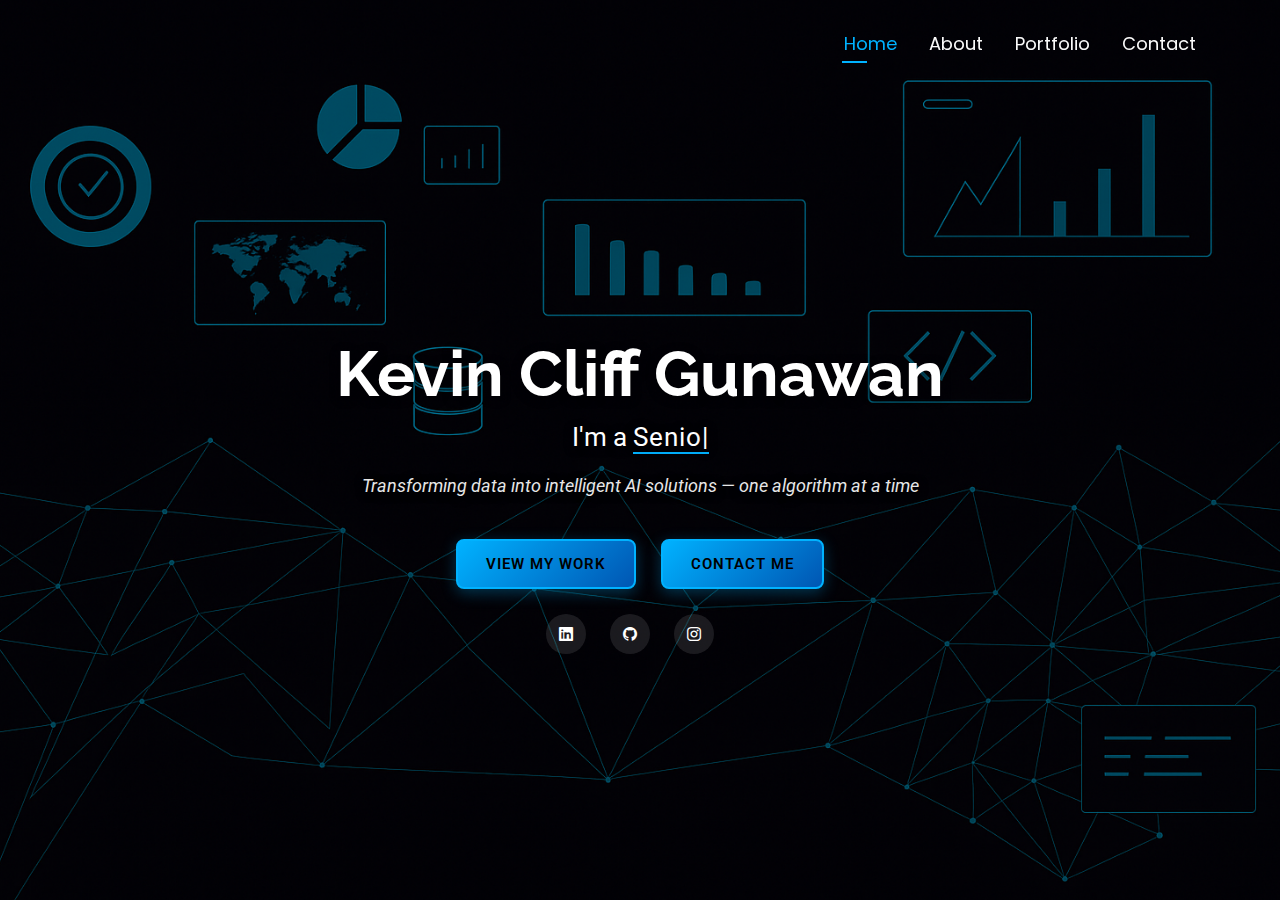
<file: index.html>
<!DOCTYPE html>
<html lang="en">

<head>
  <meta charset="utf-8">
  <meta content="width=device-width, initial-scale=1.0" name="viewport">
  <title>Home</title>
  <meta name="description" content="">  
  <meta name="keywords" content="">

  <!-- Favicons -->
  <link href="assets/img/favicon-32x32.png" rel="icon" type="image/png">
  <link href="assets/img/apple-touch-icon.png" rel="apple-touch-icon" type="image/png">

  <!-- Fonts -->
  <link href="https://fonts.googleapis.com" rel="preconnect">
  <link href="https://fonts.gstatic.com" rel="preconnect" crossorigin>
  <link href="https://fonts.googleapis.com/css2?family=Roboto:ital,wght@0,100;0,300;0,400;0,500;0,700;0,900;1,100;1,300;1,400;1,500;1,700;1,900&family=Poppins:ital,wght@0,100;0,200;0,300;0,400;0,500;0,600;0,700;0,800;0,900;1,100;1,200;1,300;1,400;1,500;1,600;1,700;1,800;1,900&family=Raleway:ital,wght@0,100;0,200;0,300;0,400;0,500;0,600;0,700;0,800;0,900;1,100;1,200;1,300;1,400;1,500;1,600;1,700;1,800;1,900&display=swap" rel="stylesheet">

  <!-- Vendor CSS Files -->
  <link href="assets/vendor/bootstrap/css/bootstrap.min.css" rel="stylesheet">
  <link href="assets/vendor/bootstrap-icons/bootstrap-icons.css" rel="stylesheet">
  <link href="assets/vendor/aos/aos.css" rel="stylesheet">
  <link href="assets/vendor/swiper/swiper-bundle.min.css" rel="stylesheet">
  <link href="assets/vendor/glightbox/css/glightbox.min.css" rel="stylesheet">

  <!-- Main CSS File -->
  <link href="assets/css/main.css" rel="stylesheet">

  <style>
    /* Hero section enhancements */
    .hero .quote {
      font-size: 18px;
      font-style: italic;
      margin-top: 15px;
      opacity: 0.9;
    }
    
    /* Ensure proper text visibility */
    .hero h2,
    .hero p {
      text-shadow: 0 2px 10px rgba(0, 0, 0, 0.5);
    }
  </style>
  <!-- =======================================================
  * Template Name: Personal
  * Template URL: https://bootstrapmade.com/personal-free-resume-bootstrap-template/
  * Updated: Mar 05 2025 with Bootstrap v5.3.3
  * Author: BootstrapMade.com
  * License: https://bootstrapmade.com/license/
  ======================================================== -->
</head>

<body class="index-page">

  <header id="header" class="header d-flex align-items-center fixed-top">
    <div class="container-fluid container-xl position-relative d-flex align-items-center justify-content-between">
      <span class="home-mobile-label sitename">Home</span>

      <a href="index.html" class="logo d-flex align-items-center">
        <!-- Uncomment the line below if you also wish to use an image logo -->
        <!-- <img src="assets/img/logo.webp" alt=""> -->
        <h1 class="sitename"></h1>
      </a>

<nav id="navmenu" class="navmenu">
  <ul>
    <li><a href="index.html"class="active">Home</a></li>
    <li><a href="about.html" >About</a></li>
    <li><a href="portfolio.html">Portfolio</a></li>
    <li><a href="contact.html">Contact</a></li>
  </ul>
  <i class="mobile-nav-toggle d-xl-none bi bi-list"></i>
</nav>


    </div>
  </header>

  <main class="main">

<!-- Hero Section -->
<section id="hero" class="hero section dark-background">

  <img src="assets\img\Home page.png" alt="Background">

  <div class="container hero-content">
    <h2>Kevin Cliff Gunawan</h2>
    <p>I'm a <span class="typed" data-typed-items="Senior AI Scientist, AI Engineer, Data Scientist"></span><span class="typed-cursor typed-cursor--blink"></span></p>
    <p class="quote">Transforming data into intelligent AI solutions — one algorithm at a time</p>
    
<div class="cta-buttons">
  <a href="portfolio.html" class="btn hero-btn">View My Work</a>
  <a href="contact.html" class="btn hero-btn">Contact Me</a>
</div>

    <div class="social-links">
      <a href="https://www.linkedin.com/in/kevin-cliff/" target="_blank" rel="noopener noreferrer"><i class="bi bi-linkedin"></i></a>
      <a href="https://github.com/XterminatoR30" target="_blank" rel="noopener noreferrer"><i class="bi bi-github"></i></a>
      <a href="https://www.instagram.com/kevvcg_/" target="_blank" rel="noopener noreferrer"><i class="bi bi-instagram"></i></a>
    </div>
  </div>

</section><!-- /Hero Section -->




  </main>


  <!-- Scroll Top -->
  <a href="#" id="scroll-top" class="scroll-top d-flex align-items-center justify-content-center"><i class="bi bi-arrow-up-short"></i></a>

  <!-- Preloader -->
  <div id="preloader"></div>

  <!-- Vendor JS Files -->
  <script src="assets/vendor/bootstrap/js/bootstrap.bundle.min.js"></script>
  <script src="assets/vendor/php-email-form/validate.js"></script>
  <script src="assets/vendor/aos/aos.js"></script>
  <script src="assets/vendor/typed.js/typed.umd.js"></script>
  <script src="assets/vendor/purecounter/purecounter_vanilla.js"></script>
  <script src="assets/vendor/waypoints/noframework.waypoints.js"></script>
  <script src="assets/vendor/swiper/swiper-bundle.min.js"></script>
  <script src="assets/vendor/glightbox/js/glightbox.min.js"></script>
  <script src="assets/vendor/imagesloaded/imagesloaded.pkgd.min.js"></script>
  <script src="assets/vendor/isotope-layout/isotope.pkgd.min.js"></script>

  <!-- Main JS File -->
  <script src="assets/js/main.js"></script>

</body>

</html>
</file>
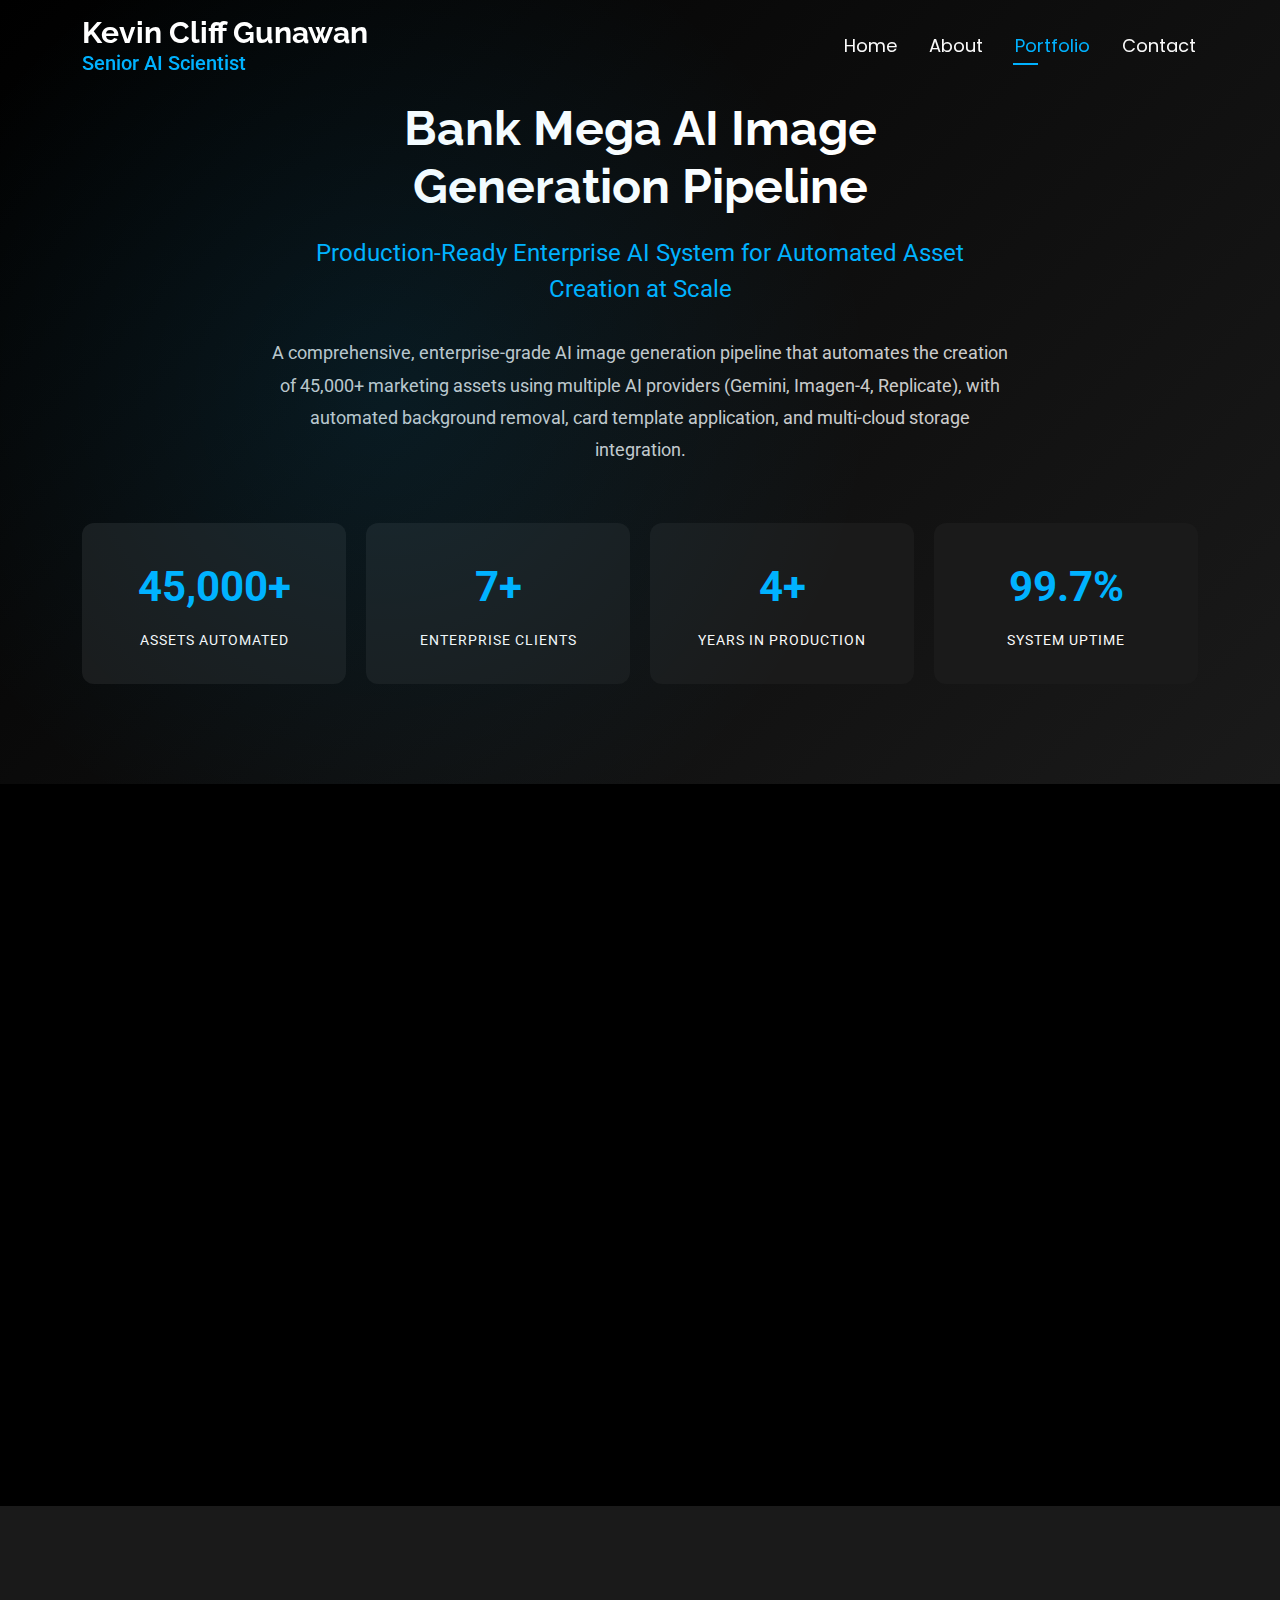
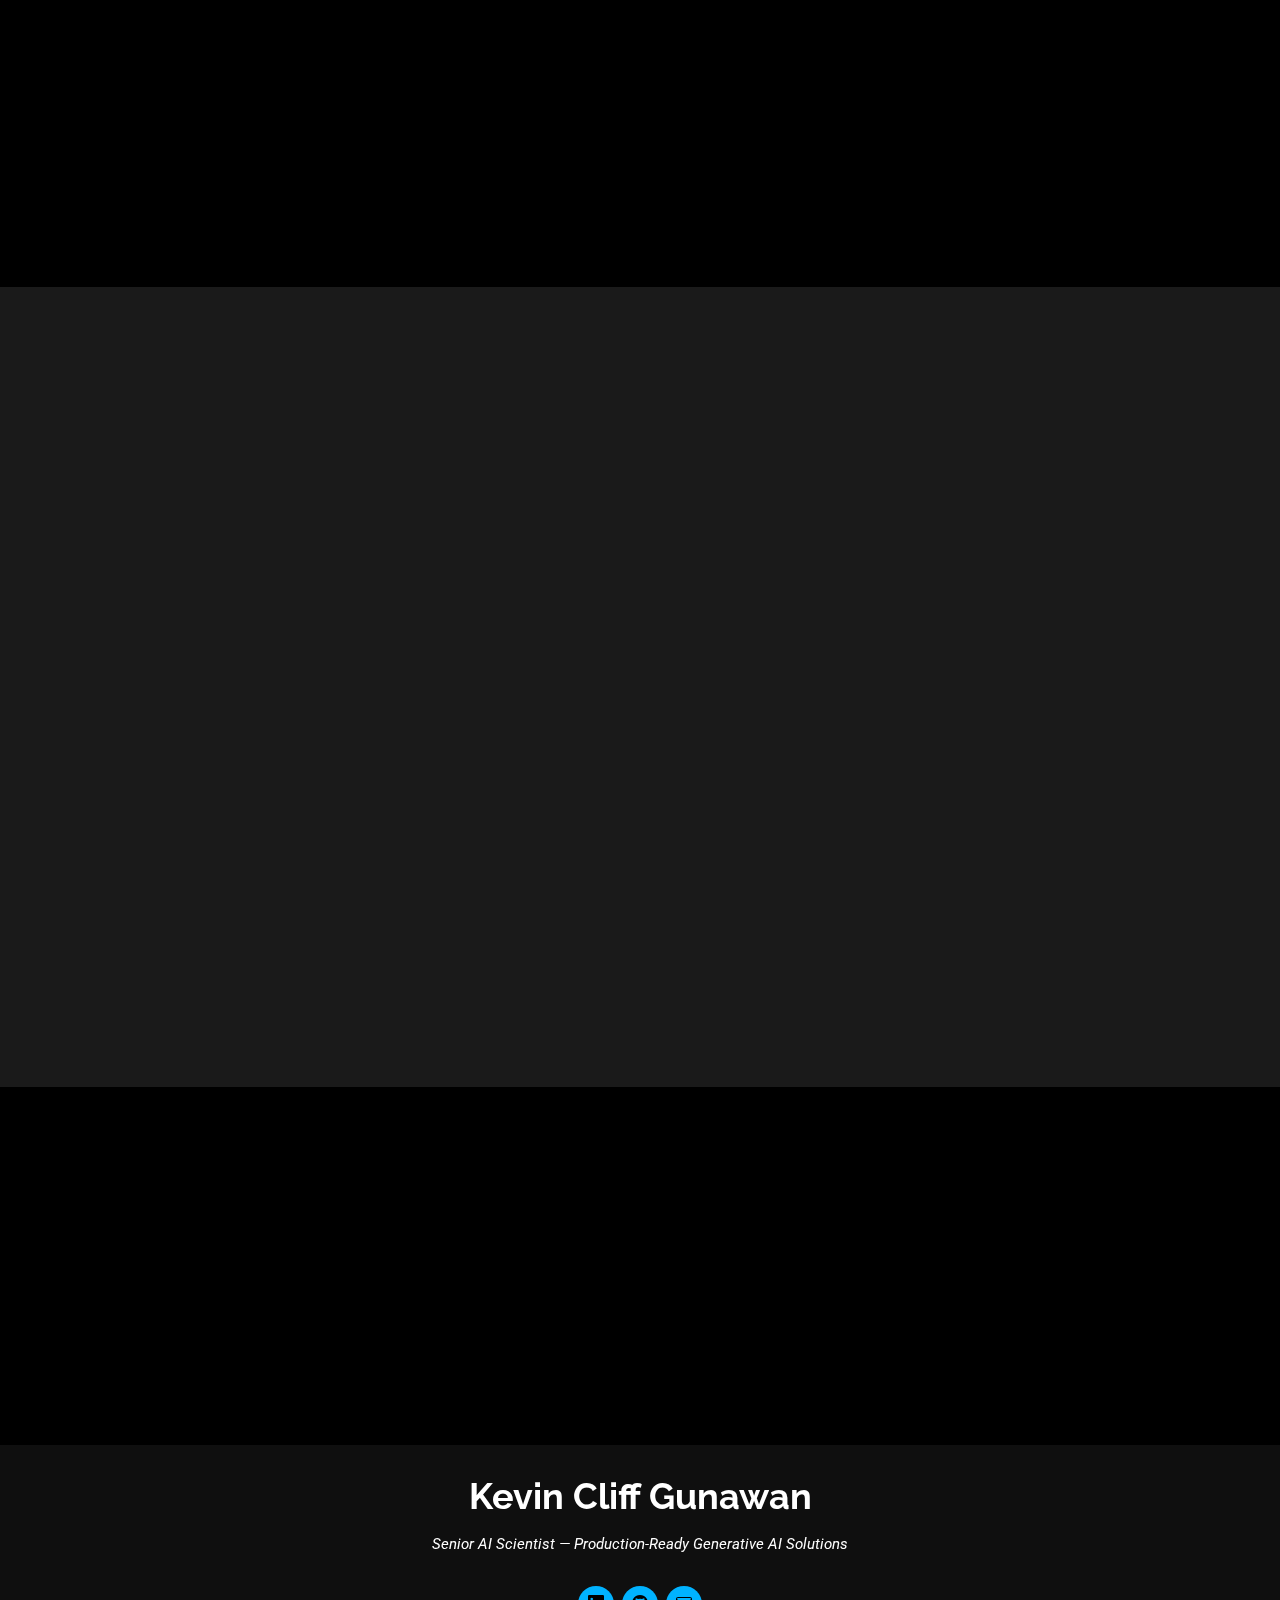
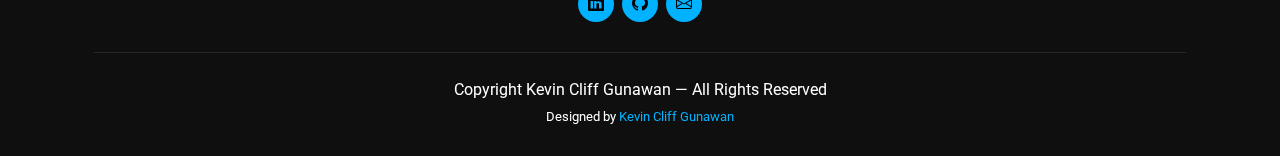
<file: bank-mega-project.html>
<!DOCTYPE html>
<html lang="en">

<head>
  <meta charset="utf-8">
  <meta content="width=device-width, initial-scale=1.0" name="viewport">
  <title>Bank Mega AI Pipeline - Kevin Cliff Gunawan</title>
  <meta name="description" content="Enterprise AI Image Generation Pipeline - 45,000+ Assets Automated">
  <meta name="keywords" content="AI, Machine Learning, Generative AI, Image Generation, Enterprise Automation">

  <!-- Favicons -->
  <link href="assets/img/favicon-32x32.png" rel="icon">
  <link href="assets/img/apple-touch-icon.png" rel="apple-touch-icon">

  <!-- Fonts -->
  <link href="https://fonts.googleapis.com" rel="preconnect">
  <link href="https://fonts.gstatic.com" rel="preconnect" crossorigin>
  <link href="https://fonts.googleapis.com/css2?family=Roboto:ital,wght@0,100;0,300;0,400;0,500;0,700;0,900&family=Poppins:ital,wght@0,100;0,200;0,300;0,400;0,500;0,600;0,700;0,800;0,900&family=Raleway:ital,wght@0,100;0,200;0,300;0,400;0,500;0,600;0,700;0,800;0,900&display=swap" rel="stylesheet">

  <!-- Vendor CSS Files -->
  <link href="assets/vendor/bootstrap/css/bootstrap.min.css" rel="stylesheet">
  <link href="assets/vendor/bootstrap-icons/bootstrap-icons.css" rel="stylesheet">
  <link href="assets/vendor/aos/aos.css" rel="stylesheet">
  <link href="assets/vendor/glightbox/css/glightbox.min.css" rel="stylesheet">

  <!-- Main CSS File -->
  <link href="assets/css/main.css" rel="stylesheet">

  <style>
    .project-hero {
      background: linear-gradient(135deg, #000000 0%, #1a1a1a 100%);
      padding: 100px 0 60px;
      position: relative;
      overflow: hidden;
    }

    .project-hero::before {
      content: '';
      position: absolute;
      top: 0;
      left: 0;
      right: 0;
      bottom: 0;
      background: radial-gradient(circle at 30% 50%, rgba(0, 178, 255, 0.1) 0%, transparent 50%);
      pointer-events: none;
    }

    .project-hero h1 {
      font-size: 48px;
      font-weight: 700;
      color: #fff;
      margin-bottom: 20px;
    }

    .project-hero .subtitle {
      font-size: 24px;
      color: var(--accent-color);
      margin-bottom: 30px;
    }

    .stats-grid {
      display: grid;
      grid-template-columns: repeat(auto-fit, minmax(200px, 1fr));
      gap: 20px;
      margin: 40px 0;
    }

    .stat-card {
      background: var(--surface-color);
      padding: 30px;
      border-radius: 12px;
      text-align: center;
      border: 2px solid transparent;
      transition: all 0.3s ease;
    }

    .stat-card:hover {
      border-color: var(--accent-color);
      transform: translateY(-5px);
      box-shadow: 0 10px 30px rgba(0, 178, 255, 0.2);
    }

    .stat-number {
      font-size: 42px;
      font-weight: 700;
      color: var(--accent-color);
      display: block;
      margin-bottom: 10px;
    }

    .stat-label {
      font-size: 14px;
      color: var(--default-color);
      text-transform: uppercase;
      letter-spacing: 1px;
    }

    .section-title {
      font-size: 36px;
      font-weight: 700;
      color: var(--heading-color);
      margin-bottom: 15px;
      position: relative;
      display: inline-block;
    }

    .section-title::after {
      content: '';
      position: absolute;
      bottom: -10px;
      left: 0;
      width: 60px;
      height: 4px;
      background: var(--accent-color);
    }

    .feature-card {
      background: var(--surface-color);
      padding: 30px;
      border-radius: 12px;
      height: 100%;
      border: 1px solid rgba(255, 255, 255, 0.1);
      transition: all 0.3s ease;
    }

    .feature-card:hover {
      border-color: var(--accent-color);
      transform: translateY(-5px);
      box-shadow: 0 10px 30px rgba(0, 178, 255, 0.15);
    }

    .feature-icon {
      width: 60px;
      height: 60px;
      background: linear-gradient(135deg, var(--accent-color) 0%, #0056b3 100%);
      border-radius: 12px;
      display: flex;
      align-items: center;
      justify-content: center;
      font-size: 28px;
      color: #fff;
      margin-bottom: 20px;
    }

    .feature-title {
      font-size: 20px;
      font-weight: 600;
      color: var(--heading-color);
      margin-bottom: 15px;
    }

    .feature-description {
      font-size: 15px;
      color: var(--default-color);
      line-height: 1.6;
    }

    .tech-stack {
      display: flex;
      flex-wrap: wrap;
      gap: 15px;
      margin-top: 30px;
    }

    .tech-badge {
      background: var(--surface-color);
      padding: 10px 20px;
      border-radius: 25px;
      font-size: 14px;
      color: var(--default-color);
      border: 1px solid var(--accent-color);
      transition: all 0.3s ease;
    }

    .tech-badge:hover {
      background: var(--accent-color);
      color: var(--contrast-color);
      transform: scale(1.05);
    }

    .timeline {
      position: relative;
      padding-left: 50px;
      margin: 40px 0;
    }

    .timeline::before {
      content: '';
      position: absolute;
      left: 15px;
      top: 0;
      bottom: 0;
      width: 3px;
      background: var(--accent-color);
    }

    .timeline-item {
      position: relative;
      margin-bottom: 40px;
    }

    .timeline-dot {
      position: absolute;
      left: -42px;
      top: 0;
      width: 20px;
      height: 20px;
      background: var(--accent-color);
      border-radius: 50%;
      border: 4px solid var(--background-color);
    }

    .timeline-content {
      background: var(--surface-color);
      padding: 25px;
      border-radius: 12px;
      border-left: 4px solid var(--accent-color);
    }

    .timeline-title {
      font-size: 20px;
      font-weight: 600;
      color: var(--heading-color);
      margin-bottom: 10px;
    }

    .timeline-description {
      font-size: 15px;
      color: var(--default-color);
      line-height: 1.6;
    }

    .cta-section {
      background: linear-gradient(135deg, var(--accent-color) 0%, #0056b3 100%);
      padding: 60px 0;
      margin-top: 60px;
      border-radius: 12px;
    }

    .cta-section h2 {
      color: #fff;
      font-size: 36px;
      font-weight: 700;
      margin-bottom: 20px;
    }

    .cta-section p {
      color: rgba(255, 255, 255, 0.9);
      font-size: 18px;
      margin-bottom: 30px;
    }

    .cta-btn {
      background: #fff;
      color: var(--accent-color);
      padding: 15px 40px;
      border-radius: 50px;
      font-weight: 600;
      text-decoration: none;
      display: inline-block;
      transition: all 0.3s ease;
      border: 2px solid #fff;
    }

    .cta-btn:hover {
      background: transparent;
      color: #fff;
      transform: scale(1.05);
    }

    .architecture-diagram {
      background: var(--surface-color);
      padding: 40px;
      border-radius: 12px;
      margin: 40px 0;
      border: 1px solid rgba(255, 255, 255, 0.1);
    }

    .diagram-box {
      background: rgba(0, 178, 255, 0.1);
      border: 2px solid var(--accent-color);
      padding: 20px;
      border-radius: 8px;
      text-align: center;
      margin: 10px 0;
    }

    .diagram-arrow {
      text-align: center;
      color: var(--accent-color);
      font-size: 24px;
      margin: 10px 0;
    }

    @media (max-width: 768px) {
      .project-hero h1 {
        font-size: 32px;
      }

      .project-hero .subtitle {
        font-size: 18px;
      }

      .stats-grid {
        grid-template-columns: 1fr;
      }

      .section-title {
        font-size: 28px;
      }
    }
  </style>
</head>

<body class="portfolio-details-page">

  <header id="header" class="header d-flex align-items-center fixed-top">
    <div class="container-fluid container-xl position-relative d-flex align-items-center justify-content-between">
      <a href="index.html" class="logo d-flex flex-column align-items-start text-white" style="line-height: 1.2;">
        <h1 class="sitename mb-0" style="font-size: 30px;">Kevin Cliff Gunawan</h1>
        <span class="logo-subtitle" style="font-size: 20px; font-weight: 500; color: var(--accent-color);">Senior AI Scientist</span>
      </a>

      <nav id="navmenu" class="navmenu">
        <ul>
          <li><a href="index.html">Home</a></li>
          <li><a href="about.html">About</a></li>
          <li><a href="portfolio.html" class="active">Portfolio</a></li>
          <li><a href="contact.html">Contact</a></li>
        </ul>
        <i class="mobile-nav-toggle d-xl-none bi bi-list"></i>
      </nav>
    </div>
  </header>

  <main class="main">
    <!-- Project Hero Section -->
    <section class="project-hero">
      <div class="container" data-aos="fade-up">
        <div class="row">
          <div class="col-lg-8 mx-auto text-center">
            <h1>Bank Mega AI Image Generation Pipeline</h1>
            <p class="subtitle">Production-Ready Enterprise AI System for Automated Asset Creation at Scale</p>
            <p style="color: rgba(255,255,255,0.8); font-size: 18px; line-height: 1.8;">
              A comprehensive, enterprise-grade AI image generation pipeline that automates the creation of 45,000+ marketing assets using multiple AI providers (Gemini, Imagen-4, Replicate), with automated background removal, card template application, and multi-cloud storage integration.
            </p>
          </div>
        </div>

        <!-- Stats Grid -->
        <div class="stats-grid">
          <div class="stat-card" data-aos="fade-up" data-aos-delay="100">
            <span class="stat-number">45,000+</span>
            <span class="stat-label">Assets Automated</span>
          </div>
          <div class="stat-card" data-aos="fade-up" data-aos-delay="200">
            <span class="stat-number">7+</span>
            <span class="stat-label">Enterprise Clients</span>
          </div>
          <div class="stat-card" data-aos="fade-up" data-aos-delay="300">
            <span class="stat-number">4+</span>
            <span class="stat-label">Years in Production</span>
          </div>
          <div class="stat-card" data-aos="fade-up" data-aos-delay="400">
            <span class="stat-number">99.7%</span>
            <span class="stat-label">System Uptime</span>
          </div>
        </div>
      </div>
    </section>

    <!-- Overview Section -->
    <section class="section" style="padding-top: 80px;">
      <div class="container" data-aos="fade-up">
        <h2 class="section-title">Project Overview</h2>
        <p style="font-size: 18px; line-height: 1.8; margin-top: 30px;">
          This system is a <strong>production-ready AI image generation pipeline</strong> designed for enterprise-scale marketing asset creation. Successfully deployed for major clients including Bank Mega, Primer, and GTech, it demonstrates advanced capabilities in automated content generation, intelligent image processing, and multi-cloud distribution.
        </p>

        <div class="row mt-5">
          <div class="col-lg-6" data-aos="fade-up" data-aos-delay="100">
            <h3 style="color: var(--accent-color); font-size: 24px; margin-bottom: 20px;">Key Achievements</h3>
            <ul style="font-size: 16px; line-height: 2;">
              <li>✅ Generated automated 20,000+ marketing assets</li>
              <li>✅ Achieved 95%+ image quality consistency across all generated assets</li>
              <li>✅ Improved Production rate from 2000 per month to 8000 images per month</li>
              <li>✅ Multi-provider AI integration (Nano Banana, Imagen-4, Custom LoRA)</li>
              <li>✅ Awarded 3x Best Employee of the Month</li>
            </ul>
          </div>

          <div class="col-lg-6" data-aos="fade-up" data-aos-delay="200">
            <h3 style="color: var(--accent-color); font-size: 24px; margin-bottom: 20px;">Primary Use Cases</h3>
            <ul style="font-size: 16px; line-height: 2;">
              <li>🎨 Bulk marketing asset generation (20,000+ themed images)</li>
              <li>🔄 Brand-guideline-consistent variations with MAIN TRAITS system</li>
              <li>✂️ Professional background removal pipeline</li>
              <li>🖼️ Automated card template application with drop shadows</li>
              <li>☁️ Multi-cloud distribution (Google Drive + AWS S3)</li>
              <li>📊 Excel metadata generation with embedded thumbnails</li>
            </ul>
          </div>
        </div>
      </div>
    </section>

    <!-- Key Features Section -->
    <section class="section" style="background: var(--surface-color);">
      <div class="container" data-aos="fade-up">
        <h2 class="section-title">Key Features</h2>

        <div class="row g-4 mt-4">
          <div class="col-lg-4 col-md-6" data-aos="fade-up" data-aos-delay="100">
            <div class="feature-card">
              <div class="feature-icon">
                <i class="bi bi-robot"></i>
              </div>
              <h3 class="feature-title">Multi-Provider AI Integration</h3>
              <p class="feature-description">
                Integrates Nano-Banana, Imagen-4, and Custom LoRA for diverse generation capabilities. Automatic provider selection based on use case and quality requirements.
              </p>
            </div>
          </div>

          <div class="col-lg-4 col-md-6" data-aos="fade-up" data-aos-delay="200">
            <div class="feature-card">
              <div class="feature-icon">
                <i class="bi bi-layers"></i>
              </div>
              <h3 class="feature-title">MAIN TRAITS System</h3>
              <p class="feature-description">
                Automated variation generation with consistent character/object preservation. Uses Qwen-powered prompt generation with configurable traits to maintain brand identity across thousands of images.
              </p>
            </div>
          </div>

          <div class="col-lg-4 col-md-6" data-aos="fade-up" data-aos-delay="300">
            <div class="feature-card">
              <div class="feature-icon">
                <i class="bi bi-scissors"></i>
              </div>
              <h3 class="feature-title">Professional Background Removal</h3>
              <p class="feature-description">
                Multi-provider background removal (PhotoRoom, Rembg, BIREFNET, SAM2) with intelligent subject maximization and transparent/white background options.
              </p>
            </div>
          </div>

          <div class="col-lg-4 col-md-6" data-aos="fade-up" data-aos-delay="400">
            <div class="feature-card">
              <div class="feature-icon">
                <i class="bi bi-globe"></i>
              </div>
              <h3 class="feature-title">Multi-Region Load Balancing</h3>
              <p class="feature-description">
                Distributes API calls across 4 GCP regions for rate limit optimization and reduced 429 errors by 75%.
              </p>
            </div>
          </div>

          <div class="col-lg-4 col-md-6" data-aos="fade-up" data-aos-delay="500">
            <div class="feature-card">
              <div class="feature-icon">
                <i class="bi bi-stack"></i>
              </div>
              <h3 class="feature-title">Batched Generation</h3>
              <p class="feature-description">
                Context-preserving batch processing (3-4 per batch) enables generation of up to 50 variations while maintaining quality and avoiding context loss.
              </p>
            </div>
          </div>

          <div class="col-lg-4 col-md-6" data-aos="fade-up" data-aos-delay="600">
            <div class="feature-card">
              <div class="feature-icon">
                <i class="bi bi-cloud-upload"></i>
              </div>
              <h3 class="feature-title">Multi-Cloud Storage</h3>
              <p class="feature-description">
                Automated hierarchical upload to Google Drive and AWS S3 with smart filename conventions (TTCCCNNNNN format) and organized folder structures.
              </p>
            </div>
          </div>
        </div>
      </div>
    </section>

    <!-- Technology Stack Section -->
    <section class="section">
      <div class="container" data-aos="fade-up">
        <h2 class="section-title">Technology Stack</h2>
        <p style="font-size: 18px; margin-top: 30px; margin-bottom: 40px;">
          Built with cutting-edge AI models and enterprise-grade infrastructure for reliability and scalability.
        </p>

        <div class="row">
          <div class="col-lg-12">
            <h3 style="color: var(--accent-color); font-size: 22px; margin-bottom: 20px;">AI Models & Providers</h3>
            <div class="tech-stack">
              <span class="tech-badge">Nano-Banana </span>
              <span class="tech-badge">Imagen-4 </span>
              <span class="tech-badge">Custom LoRA Models</span>
            </div>
          </div>

          <div class="col-lg-12 mt-4">
            <h3 style="color: var(--accent-color); font-size: 22px; margin-bottom: 20px;">Backend & Infrastructure</h3>
            <div class="tech-stack">
              <span class="tech-badge">Python</span>
              <span class="tech-badge">FastAPI</span>
              <span class="tech-badge">Gradio</span>
              <span class="tech-badge">Google Cloud Platform</span>
              <span class="tech-badge">AWS S3</span>
              <span class="tech-badge">Google Drive API</span>
            </div>
          </div>

          <div class="col-lg-12 mt-4">
            <h3 style="color: var(--accent-color); font-size: 22px; margin-bottom: 20px;">Image Processing</h3>
            <div class="tech-stack">
              <span class="tech-badge">PIL/Pillow</span>
              <span class="tech-badge">OpenCV</span>
              <span class="tech-badge">Rembg</span>
              <span class="tech-badge">PhotoRoom API</span>
              <span class="tech-badge">BIREFNET</span>
              <span class="tech-badge">SAM2</span>
              <span class="tech-badge">NumPy</span>
            </div>
          </div>
        </div>
      </div>
    </section>

    <!-- System Architecture Section -->
    <section class="section" style="background: var(--surface-color);">
      <div class="container" data-aos="fade-up">
        <h2 class="section-title">System Architecture</h2>

        <div class="architecture-diagram mt-5">
          <div class="diagram-box">
            <h4 style="color: var(--accent-color); margin-bottom: 10px;">Gradio Web Interface</h4>
            <p style="margin: 0; font-size: 14px;">Generation | Inpainting | Upscale | BG Removal | Settings</p>
          </div>
          
          <div class="diagram-arrow">↓</div>
          
          <div class="diagram-box">
            <h4 style="color: var(--accent-color); margin-bottom: 10px;">FastAPI Backend Layer</h4>
            <p style="margin: 0; font-size: 14px;">Request validation, authentication, rate limiting</p>
          </div>
          
          <div class="diagram-arrow">↓</div>
          
          <div class="diagram-box">
            <h4 style="color: var(--accent-color); margin-bottom: 10px;">AI Provider Orchestration</h4>
            <p style="margin: 0; font-size: 14px;">Gemini (4 regions) | Imagen-4 | Ideogram | LoRA</p>
          </div>
          
          <div class="diagram-arrow">↓</div>
          
          <div class="diagram-box">
            <h4 style="color: var(--accent-color); margin-bottom: 10px;">Image Processing Pipeline</h4>
            <p style="margin: 0; font-size: 14px;">Generation → BG Removal → Subject Maximize → Card Template → Quality Check</p>
          </div>
          
          <div class="diagram-arrow">↓</div>
          
          <div class="diagram-box">
            <h4 style="color: var(--accent-color); margin-bottom: 10px;">Storage & Distribution</h4>
            <p style="margin: 0; font-size: 14px;">Local Storage | Google Drive (Hierarchical) | AWS S3 (Backup)</p>
          </div>
        </div>
      </div>
    </section>

    <!-- System Workflow Flowchart Section -->
    <section class="section">
      <div class="container" data-aos="fade-up">
        <h2 class="section-title">Complete System Workflow</h2>
        <p style="font-size: 18px; margin-top: 30px; margin-bottom: 50px; color: var(--default-color);">
          End-to-end pipeline processing from input to multi-cloud distribution
        </p>

        <div class="row">
          <!-- Step 1: Input Processing -->
          <div class="col-lg-12" data-aos="fade-up" data-aos-delay="100">
            <div style="background: linear-gradient(135deg, rgba(0, 178, 255, 0.15) 0%, rgba(0, 178, 255, 0.05) 100%); border: 2px solid var(--accent-color); border-radius: 16px; padding: 30px; margin-bottom: 25px; position: relative;">
              <div style="position: absolute; top: -15px; left: 30px; background: var(--background-color); padding: 5px 20px; border-radius: 20px; border: 2px solid var(--accent-color);">
                <strong style="color: var(--accent-color); font-size: 14px;">STEP 1</strong>
              </div>
              <div class="row align-items-center">
                <div class="col-md-2 text-center">
                  <div style="width: 80px; height: 80px; margin: 0 auto; background: linear-gradient(135deg, var(--accent-color) 0%, #0056b3 100%); border-radius: 16px; display: flex; align-items: center; justify-content: center;">
                    <i class="bi bi-upload" style="font-size: 36px; color: #fff;"></i>
                  </div>
                </div>
                <div class="col-md-10">
                  <h3 style="color: #fff; font-size: 22px; margin-bottom: 10px;">Input Processing</h3>
                  <p style="margin: 0; font-size: 15px; line-height: 1.7; color: var(--default-color);">
                    Parse theme, category, subcategory → Load MAIN TRAITS configuration → Extract reference images from ZIP (if provided) → Validate parameters and API credentials
                  </p>
                </div>
              </div>
            </div>
          </div>

          <!-- Arrow Down -->
          <div class="col-lg-12 text-center" style="margin: -10px 0;">
            <i class="bi bi-arrow-down" style="font-size: 32px; color: var(--accent-color);"></i>
          </div>

          <!-- Step 2: Prompt Generation -->
          <div class="col-lg-12" data-aos="fade-up" data-aos-delay="200">
            <div style="background: linear-gradient(135deg, rgba(0, 178, 255, 0.15) 0%, rgba(0, 178, 255, 0.05) 100%); border: 2px solid var(--accent-color); border-radius: 16px; padding: 30px; margin-bottom: 25px; position: relative;">
              <div style="position: absolute; top: -15px; left: 30px; background: var(--background-color); padding: 5px 20px; border-radius: 20px; border: 2px solid var(--accent-color);">
                <strong style="color: var(--accent-color); font-size: 14px;">STEP 2</strong>
              </div>
              <div class="row align-items-center">
                <div class="col-md-2 text-center">
                  <div style="width: 80px; height: 80px; margin: 0 auto; background: linear-gradient(135deg, var(--accent-color) 0%, #0056b3 100%); border-radius: 16px; display: flex; align-items: center; justify-content: center;">
                    <i class="bi bi-chat-dots" style="font-size: 36px; color: #fff;"></i>
                  </div>
                </div>
                <div class="col-md-10">
                  <h3 style="color: #fff; font-size: 22px; margin-bottom: 10px;">Automated Prompt Generation</h3>
                  <p style="margin: 0; font-size: 15px; line-height: 1.7; color: var(--default-color);">
                    <strong style="color: var(--accent-color);">Automatic Mode:</strong> Call AI with MAIN TRAITS → Generate N variations in batches of 3-4 → Post-process to continuous paragraphs<br>
                    <strong style="color: var(--accent-color);">Manual Mode:</strong> Use provided prompt → Apply mandatory prefix if configured
                  </p>
                </div>
              </div>
            </div>
          </div>

          <!-- Arrow Down -->
          <div class="col-lg-12 text-center" style="margin: -10px 0;">
            <i class="bi bi-arrow-down" style="font-size: 32px; color: var(--accent-color);"></i>
          </div>

          <!-- Step 3: AI Image Generation -->
          <div class="col-lg-12" data-aos="fade-up" data-aos-delay="300">
            <div style="background: linear-gradient(135deg, rgba(0, 178, 255, 0.15) 0%, rgba(0, 178, 255, 0.05) 100%); border: 2px solid var(--accent-color); border-radius: 16px; padding: 30px; margin-bottom: 25px; position: relative;">
              <div style="position: absolute; top: -15px; left: 30px; background: var(--background-color); padding: 5px 20px; border-radius: 20px; border: 2px solid var(--accent-color);">
                <strong style="color: var(--accent-color); font-size: 14px;">STEP 3</strong>
              </div>
              <div class="row align-items-center">
                <div class="col-md-2 text-center">
                  <div style="width: 80px; height: 80px; margin: 0 auto; background: linear-gradient(135deg, var(--accent-color) 0%, #0056b3 100%); border-radius: 16px; display: flex; align-items: center; justify-content: center;">
                    <i class="bi bi-stars" style="font-size: 36px; color: #fff;"></i>
                  </div>
                </div>
                <div class="col-md-10">
                  <h3 style="color: #fff; font-size: 22px; margin-bottom: 10px;">Multi-Provider AI Generation</h3>
                  <p style="margin: 0; font-size: 15px; line-height: 1.7; color: var(--default-color);">
                    Select AI provider (Nano-Banana/Imagen-4/Custom LoRA) → Round-robin region selection (4 GCP regions) → Call API with exponential backoff retry → Handle rate limits (429 errors) → Extract and decode base64 image → Save to temp directory
                  </p>
                </div>
              </div>
            </div>
          </div>

          <!-- Arrow Down -->
          <div class="col-lg-12 text-center" style="margin: -10px 0;">
            <i class="bi bi-arrow-down" style="font-size: 32px; color: var(--accent-color);"></i>
          </div>

          <!-- Step 4: Background Removal -->
          <div class="col-lg-12" data-aos="fade-up" data-aos-delay="400">
            <div style="background: linear-gradient(135deg, rgba(0, 178, 255, 0.15) 0%, rgba(0, 178, 255, 0.05) 100%); border: 2px solid var(--accent-color); border-radius: 16px; padding: 30px; margin-bottom: 25px; position: relative;">
              <div style="position: absolute; top: -15px; left: 30px; background: var(--background-color); padding: 5px 20px; border-radius: 20px; border: 2px solid var(--accent-color);">
                <strong style="color: var(--accent-color); font-size: 14px;">STEP 4</strong>
              </div>
              <div class="row align-items-center">
                <div class="col-md-2 text-center">
                  <div style="width: 80px; height: 80px; margin: 0 auto; background: linear-gradient(135deg, var(--accent-color) 0%, #0056b3 100%); border-radius: 16px; display: flex; align-items: center; justify-content: center;">
                    <i class="bi bi-scissors" style="font-size: 36px; color: #fff;"></i>
                  </div>
                </div>
                <div class="col-md-10">
                  <h3 style="color: #fff; font-size: 22px; margin-bottom: 10px;">Background Removal & Subject Optimization</h3>
                  <p style="margin: 0; font-size: 15px; line-height: 1.7; color: var(--default-color);">
                    Call selected provider (PhotoRoom/Rembg/BIREFNET/SAM2) → Remove background to transparent PNG → Detect subject boundaries via alpha channel → Crop to subject bounding box → Calculate optimal scale maintaining aspect ratio → Resize to maximize canvas usage
                  </p>
                </div>
              </div>
            </div>
          </div>

          <!-- Arrow Down -->
          <div class="col-lg-12 text-center" style="margin: -10px 0;">
            <i class="bi bi-arrow-down" style="font-size: 32px; color: var(--accent-color);"></i>
          </div>

          <!-- Step 5: Card Template Application -->
          <div class="col-lg-12" data-aos="fade-up" data-aos-delay="500">
            <div style="background: linear-gradient(135deg, rgba(0, 178, 255, 0.15) 0%, rgba(0, 178, 255, 0.05) 100%); border: 2px solid var(--accent-color); border-radius: 16px; padding: 30px; margin-bottom: 25px; position: relative;">
              <div style="position: absolute; top: -15px; left: 30px; background: var(--background-color); padding: 5px 20px; border-radius: 20px; border: 2px solid var(--accent-color);">
                <strong style="color: var(--accent-color); font-size: 14px;">STEP 5</strong>
              </div>
              <div class="row align-items-center">
                <div class="col-md-2 text-center">
                  <div style="width: 80px; height: 80px; margin: 0 auto; background: linear-gradient(135deg, var(--accent-color) 0%, #0056b3 100%); border-radius: 16px; display: flex; align-items: center; justify-content: center;">
                    <i class="bi bi-card-image" style="font-size: 36px; color: #fff;"></i>
                  </div>
                </div>
                <div class="col-md-10">
                  <h3 style="color: #fff; font-size: 22px; margin-bottom: 10px;">Card Template Application (Optional)</h3>
                  <p style="margin: 0; font-size: 15px; line-height: 1.7; color: var(--default-color);">
                    Load brand card template PNG → Calculate optimal subject placement in whitespace → Center subject within target area → Apply mathematically perfect rounded corners → Add drop shadow with blur → Save as _card.png variant
                  </p>
                </div>
              </div>
            </div>
          </div>

          <!-- Arrow Down -->
          <div class="col-lg-12 text-center" style="margin: -10px 0;">
            <i class="bi bi-arrow-down" style="font-size: 32px; color: var(--accent-color);"></i>
          </div>

          <!-- Step 6: File Organization -->
          <div class="col-lg-12" data-aos="fade-up" data-aos-delay="600">
            <div style="background: linear-gradient(135deg, rgba(0, 178, 255, 0.15) 0%, rgba(0, 178, 255, 0.05) 100%); border: 2px solid var(--accent-color); border-radius: 16px; padding: 30px; margin-bottom: 25px; position: relative;">
              <div style="position: absolute; top: -15px; left: 30px; background: var(--background-color); padding: 5px 20px; border-radius: 20px; border: 2px solid var(--accent-color);">
                <strong style="color: var(--accent-color); font-size: 14px;">STEP 6</strong>
              </div>
              <div class="row align-items-center">
                <div class="col-md-2 text-center">
                  <div style="width: 80px; height: 80px; margin: 0 auto; background: linear-gradient(135deg, var(--accent-color) 0%, #0056b3 100%); border-radius: 16px; display: flex; align-items: center; justify-content: center;">
                    <i class="bi bi-folder2-open" style="font-size: 36px; color: #fff;"></i>
                  </div>
                </div>
                <div class="col-md-10">
                  <h3 style="color: #fff; font-size: 22px; margin-bottom: 10px;">Smart File Organization</h3>
                  <p style="margin: 0; font-size: 15px; line-height: 1.7; color: var(--default-color);">
                    Generate sequential numbers (TTCCCNNNNN format) → Ensure unique identifiers → Create clean base filenames → Organize into theme/category/subcategory folders → Generate multiple variants (original.png, _nobg.png, _card.png)
                  </p>
                </div>
              </div>
            </div>
          </div>

          <!-- Arrow Down -->
          <div class="col-lg-12 text-center" style="margin: -10px 0;">
            <i class="bi bi-arrow-down" style="font-size: 32px; color: var(--accent-color);"></i>
          </div>

          <!-- Step 7: Documentation -->
          <div class="col-lg-12" data-aos="fade-up" data-aos-delay="700">
            <div style="background: linear-gradient(135deg, rgba(0, 178, 255, 0.15) 0%, rgba(0, 178, 255, 0.05) 100%); border: 2px solid var(--accent-color); border-radius: 16px; padding: 30px; margin-bottom: 25px; position: relative;">
              <div style="position: absolute; top: -15px; left: 30px; background: var(--background-color); padding: 5px 20px; border-radius: 20px; border: 2px solid var(--accent-color);">
                <strong style="color: var(--accent-color); font-size: 14px;">STEP 7</strong>
              </div>
              <div class="row align-items-center">
                <div class="col-md-2 text-center">
                  <div style="width: 80px; height: 80px; margin: 0 auto; background: linear-gradient(135deg, var(--accent-color) 0%, #0056b3 100%); border-radius: 16px; display: flex; align-items: center; justify-content: center;">
                    <i class="bi bi-file-earmark-spreadsheet" style="font-size: 36px; color: #fff;"></i>
                  </div>
                </div>
                <div class="col-md-10">
                  <h3 style="color: #fff; font-size: 22px; margin-bottom: 10px;">Excel Metadata Generation</h3>
                  <p style="margin: 0; font-size: 15px; line-height: 1.7; color: var(--default-color);">
                    Create Excel workbook → Add metadata columns (filename, prompt, timestamp) → Embed 150x150px image thumbnails → Format cells with alignment, borders, colors → Save with GMT+7 timestamp for tracking
                  </p>
                </div>
              </div>
            </div>
          </div>

          <!-- Arrow Down -->
          <div class="col-lg-12 text-center" style="margin: -10px 0;">
            <i class="bi bi-arrow-down" style="font-size: 32px; color: var(--accent-color);"></i>
          </div>

          <!-- Step 8: Multi-Cloud Upload -->
          <div class="col-lg-12" data-aos="fade-up" data-aos-delay="800">
            <div style="background: linear-gradient(135deg, rgba(0, 178, 255, 0.15) 0%, rgba(0, 178, 255, 0.05) 100%); border: 2px solid var(--accent-color); border-radius: 16px; padding: 30px; margin-bottom: 25px; position: relative;">
              <div style="position: absolute; top: -15px; left: 30px; background: var(--background-color); padding: 5px 20px; border-radius: 20px; border: 2px solid var(--accent-color);">
                <strong style="color: var(--accent-color); font-size: 14px;">STEP 8</strong>
              </div>
              <div class="row align-items-center">
                <div class="col-md-2 text-center">
                  <div style="width: 80px; height: 80px; margin: 0 auto; background: linear-gradient(135deg, var(--accent-color) 0%, #0056b3 100%); border-radius: 16px; display: flex; align-items: center; justify-content: center;">
                    <i class="bi bi-cloud-upload" style="font-size: 36px; color: #fff;"></i>
                  </div>
                </div>
                <div class="col-md-10">
                  <h3 style="color: #fff; font-size: 22px; margin-bottom: 10px;">Multi-Cloud Distribution</h3>
                  <p style="margin: 0; font-size: 15px; line-height: 1.7; color: var(--default-color);">
                    <strong style="color: var(--accent-color);">Google Drive:</strong> Create hierarchical folder structure → Upload all variants → Upload Excel metadata → Upload base64 files to dedicated folder<br>
                    <strong style="color: var(--accent-color);">AWS S3:</strong> Upload to S3 bucket → Set appropriate ACL permissions → Enable backup redundancy
                  </p>
                </div>
              </div>
            </div>
          </div>

          <!-- Arrow Down -->
          <div class="col-lg-12 text-center" style="margin: -10px 0;">
            <i class="bi bi-arrow-down" style="font-size: 32px; color: var(--accent-color);"></i>
          </div>

          <!-- Step 9: Output & Cleanup -->
          <div class="col-lg-12" data-aos="fade-up" data-aos-delay="900">
            <div style="background: linear-gradient(135deg, rgba(0, 178, 255, 0.25) 0%, rgba(0, 178, 255, 0.1) 100%); border: 3px solid var(--accent-color); border-radius: 16px; padding: 30px; margin-bottom: 25px; position: relative; box-shadow: 0 10px 30px rgba(0, 178, 255, 0.3);">
              <div style="position: absolute; top: -15px; left: 30px; background: var(--background-color); padding: 5px 20px; border-radius: 20px; border: 2px solid var(--accent-color);">
                <strong style="color: var(--accent-color); font-size: 14px;">FINAL STEP</strong>
              </div>
              <div class="row align-items-center">
                <div class="col-md-2 text-center">
                  <div style="width: 80px; height: 80px; margin: 0 auto; background: linear-gradient(135deg, #00ff88 0%, #00b359 100%); border-radius: 16px; display: flex; align-items: center; justify-content: center; box-shadow: 0 5px 15px rgba(0, 255, 136, 0.4);">
                    <i class="bi bi-check2-circle" style="font-size: 36px; color: #fff;"></i>
                  </div>
                </div>
                <div class="col-md-10">
                  <h3 style="color: #fff; font-size: 22px; margin-bottom: 10px;">Output Delivery & System Cleanup</h3>
                  <p style="margin: 0; font-size: 15px; line-height: 1.7; color: var(--default-color);">
                    Create comprehensive ZIP file with all variants → Return file paths and cloud URLs → Update tracking JSON files for auditing → Log completion statistics → Clean up temporary files → Process complete ✓
                  </p>
                </div>
              </div>
            </div>
          </div>

          <!-- Summary Stats -->
          <div class="col-lg-12 text-center mt-4" data-aos="fade-up" data-aos-delay="1000">
            <div style="background: var(--surface-color); border-radius: 12px; padding: 30px; border: 1px solid rgba(0, 178, 255, 0.3);">
              <h4 style="color: var(--accent-color); font-size: 20px; margin-bottom: 20px;">
                <i class="bi bi-lightning-charge"></i> Pipeline Performance Metrics
              </h4>
              <div class="row">
                <div class="col-md-3">
                  <div style="font-size: 32px; font-weight: 700; color: var(--accent-color);">50-100</div>
                  <div style="font-size: 14px; color: var(--default-color);">Images/Hour</div>
                </div>
                <div class="col-md-3">
                  <div style="font-size: 32px; font-weight: 700; color: var(--accent-color);">95%+</div>
                  <div style="font-size: 14px; color: var(--default-color);">Quality Consistency</div>
                </div>
                <div class="col-md-3">
                  <div style="font-size: 32px; font-weight: 700; color: var(--accent-color);">4</div>
                  <div style="font-size: 14px; color: var(--default-color);">GCP Regions</div>
                </div>
                <div class="col-md-3">
                  <div style="font-size: 32px; font-weight: 700; color: var(--accent-color);">99.7%</div>
                  <div style="font-size: 14px; color: var(--default-color);">System Uptime</div>
                </div>
              </div>
            </div>
          </div>
        </div>
      </div>
    </section>

    <!-- Results & Impact Section -->
    <section class="section" style="background: var(--surface-color);">
      <div class="container" data-aos="fade-up">
        <h2 class="section-title">Results & Business Impact</h2>

        <div class="row mt-5">
          <div class="col-lg-6" data-aos="fade-up" data-aos-delay="100">
            <h3 style="color: var(--accent-color); font-size: 24px; margin-bottom: 20px;">Quantified Results</h3>
            <ul style="font-size: 16px; line-height: 2;">
              <li><strong>45,000+ assets automated</strong> across major enterprise clients</li>
              <li><strong>$200K+ estimated savings</strong> in manual design labor</li>
              <li><strong>95%+ brand consistency</strong> maintained across all outputs</li>
              <li><strong>50-100 images/hour</strong> generation throughput</li>
              <li><strong>99.7% system uptime</strong> in production environment</li>
              <li><strong>75% reduction</strong> in API rate limit errors (multi-region)</li>
            </ul>
          </div>

          <div class="col-lg-6" data-aos="fade-up" data-aos-delay="200">
            <h3 style="color: var(--accent-color); font-size: 24px; margin-bottom: 20px;">Client Success Stories</h3>
            <div style="background: var(--background-color); padding: 20px; border-radius: 8px; margin-bottom: 20px;">
              <h4 style="color: #fff; font-size: 18px;">Bank Mega</h4>
              <p style="margin: 0; font-size: 15px; line-height: 1.6;">Generated 2,000+ themed bank card marketing images with automated background removal and card template application. Reduced production time from weeks to days.</p>
            </div>
            <div style="background: var(--background-color); padding: 20px; border-radius: 8px; margin-bottom: 20px;">
              <h4 style="color: #fff; font-size: 18px;">Primer E-commerce</h4>
              <p style="margin: 0; font-size: 15px; line-height: 1.6;">Automated 25,000+ product asset resizing and padding adjustments using Qwen VLM, eliminating manual editing bottlenecks across e-commerce catalogs.</p>
            </div>
            <div style="background: var(--background-color); padding: 20px; border-radius: 8px;">
              <h4 style="color: #fff; font-size: 18px;">GTech Infrastructure</h4>
              <p style="margin: 0; font-size: 15px; line-height: 1.6;">Architected secure hybrid-cloud automation infrastructure connecting VPS environments to client OSS systems with custom SSH bridge for seamless high-throughput image processing.</p>
            </div>
          </div>
        </div>
      </div>
    </section>

    <!-- Call to Action Section -->
    <section class="cta-section text-center" data-aos="fade-up">
      <div class="container">
        <h2>Interested in Enterprise AI Solutions?</h2>
        <p>Let's discuss how automated AI pipelines can transform your business operations</p>
        <a href="contact.html" class="cta-btn">Get in Touch</a>
        <a href="portfolio.html" class="cta-btn" style="margin-left: 15px; background: transparent; color: #fff;">View More Projects</a>
      </div>
    </section>
  </main>

  <footer id="footer" class="footer dark-background">
    <div class="container">
      <h3 class="sitename">Kevin Cliff Gunawan</h3>
      <p>Senior AI Scientist — Production-Ready Generative AI Solutions</p>
      <div class="social-links d-flex justify-content-center">
        <a href="https://www.linkedin.com/in/kevin-cliff/" target="_blank" rel="noopener noreferrer"><i class="bi bi-linkedin"></i></a>
        <a href="https://github.com/XterminatoR30" target="_blank" rel="noopener noreferrer"><i class="bi bi-github"></i></a>
        <a href="mailto:kevincliffg@gmail.com"><i class="bi bi-envelope"></i></a>
      </div>
      <div class="container">
        <div class="copyright">
          <span>Copyright Kevin Cliff Gunawan — All Rights Reserved</span>
        </div>
        <div class="credits">
          Designed by <a href="https://bootstrapmade.com/">Kevin Cliff Gunawan</a>
        </div>
      </div>
    </div>
  </footer>

  <!-- Scroll Top -->
  <a href="#" id="scroll-top" class="scroll-top d-flex align-items-center justify-content-center"><i class="bi bi-arrow-up-short"></i></a>

  <!-- Preloader -->
  <div id="preloader"></div>

  <!-- Vendor JS Files -->
  <script src="assets/vendor/bootstrap/js/bootstrap.bundle.min.js"></script>
  <script src="assets/vendor/aos/aos.js"></script>
  <script src="assets/vendor/glightbox/js/glightbox.min.js"></script>

  <!-- Main JS File -->
  <script src="assets/js/main.js"></script>

</body>

</html>
</file>
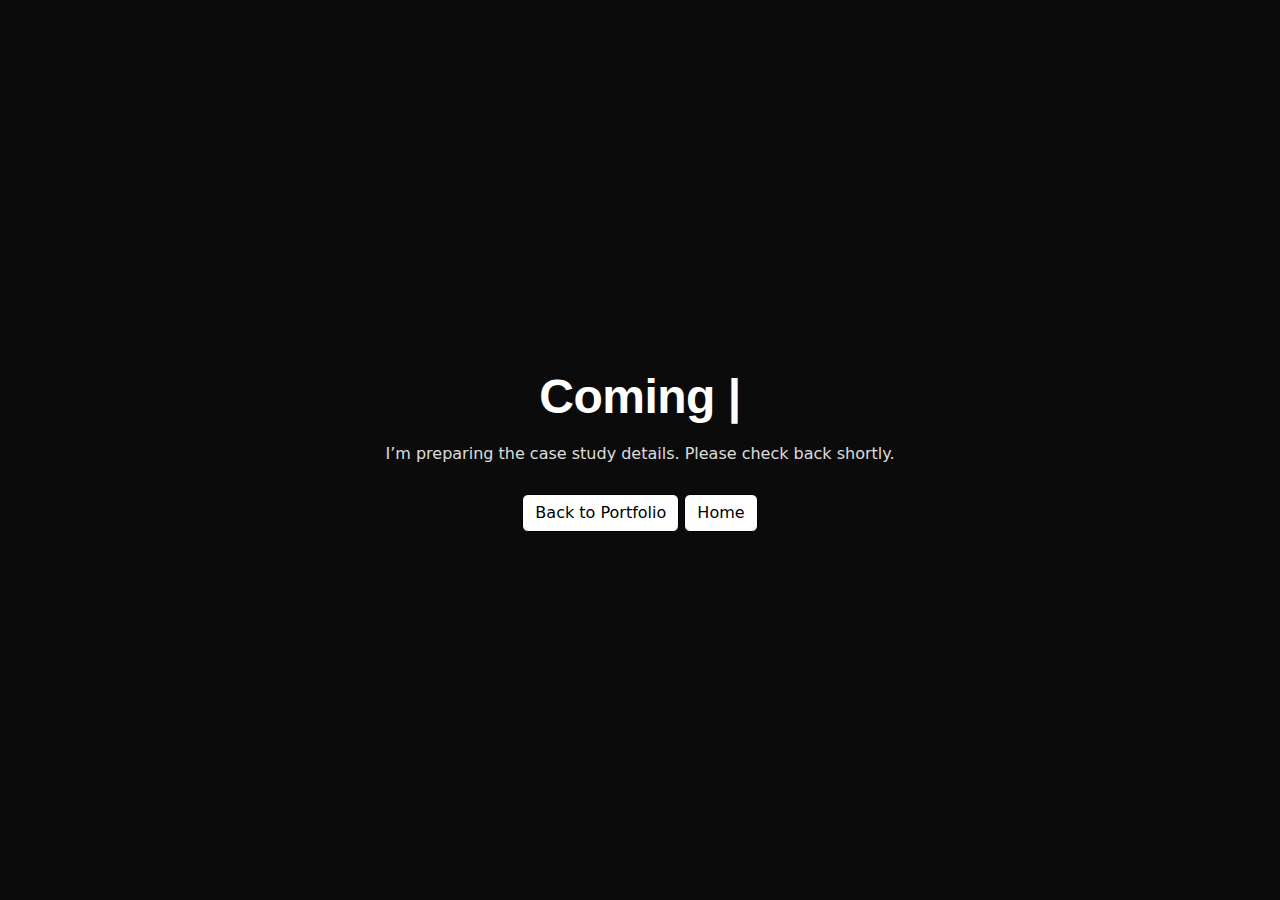
<file: coming-soon.html>
<!DOCTYPE html>
<html lang="en">
<head>
  <meta charset="utf-8">
  <meta content="width=device-width, initial-scale=1.0" name="viewport">
  <title>Coming Soon</title>

  <!-- Vendor CSS -->
  <link href="assets/vendor/bootstrap/css/bootstrap.min.css" rel="stylesheet">
  <link href="assets/vendor/bootstrap-icons/bootstrap-icons.css" rel="stylesheet">
  <link href="assets/vendor/aos/aos.css" rel="stylesheet">
  <link href="assets/vendor/swiper/swiper-bundle.min.css" rel="stylesheet">
  <link href="assets/vendor/glightbox/css/glightbox.min.css" rel="stylesheet">

  <!-- Main CSS -->
  <link href="assets/css/main.css" rel="stylesheet">

  <style>
    /* Minimal fallback centering in case external CSS is unavailable */
    html, body {
      height: 100%;
    }
    body {
      background: #0b0b0b;
      color: #fff;
      margin: 0;
      display: grid;
      place-items: center;
      text-align: center;
    }
    .coming-container h1 {
      font-family: 'Raleway', Arial, sans-serif;
      font-weight: 600;
      letter-spacing: -0.5px;
      font-size: 48px;
      margin-bottom: 16px;
    }
    .coming-sub {
      opacity: 0.85;
      margin-top: 8px;
    }
    .back-links {
      margin-top: 28px;
    }
    .back-links .btn {
      background-color: #ffffff !important;
      border-color: #000000 !important;
      color: #000000 !important;
      border-width: 1px !important;
    }
    .back-links .btn:hover {
      background-color: #f0f0f0 !important;
    }
  </style>
</head>
<body class="coming-soon-page dark-background">

  <div class="coming-container" data-aos="fade-up">
    <h1>
      <span class="typed" data-typed-items="Coming Soon"></span><span class="typed-cursor typed-cursor--blink"></span>
    </h1>
    <p class="coming-sub">I’m preparing the case study details. Please check back shortly.</p>
    <div class="back-links">
      <a href="portfolio.html" class="btn">Back to Portfolio</a>
      <a href="index.html" class="btn">Home</a>
    </div>
  </div>

  <!-- Vendor JS -->
  <script src="assets/vendor/bootstrap/js/bootstrap.bundle.min.js"></script>
  <script src="assets/vendor/aos/aos.js"></script>
  <script src="assets/vendor/typed.js/typed.umd.js"></script>
  <script src="assets/vendor/glightbox/js/glightbox.min.js"></script>
  <script src="assets/vendor/imagesloaded/imagesloaded.pkgd.min.js"></script>
  <script src="assets/vendor/isotope-layout/isotope.pkgd.min.js"></script>

  <!-- Init AOS and Typed (ensures typing works even without main.js) -->
  <script>
    AOS.init({ once: true });
    if (window.Typed) {
      const el = document.querySelector('.typed');
      const items = (el?.getAttribute('data-typed-items') || 'Coming Soon').split(',');
      new Typed('.typed', {
        strings: items.map(s => s.trim()),
        typeSpeed: 70,
        backSpeed: 40,
        backDelay: 1200,
        loop: false,
        showCursor: true,
        cursorChar: '|'
      });
    }
  </script>

  <!-- Main JS -->
  <script src="assets/js/main.js"></script>
</body>
</html>
</file>
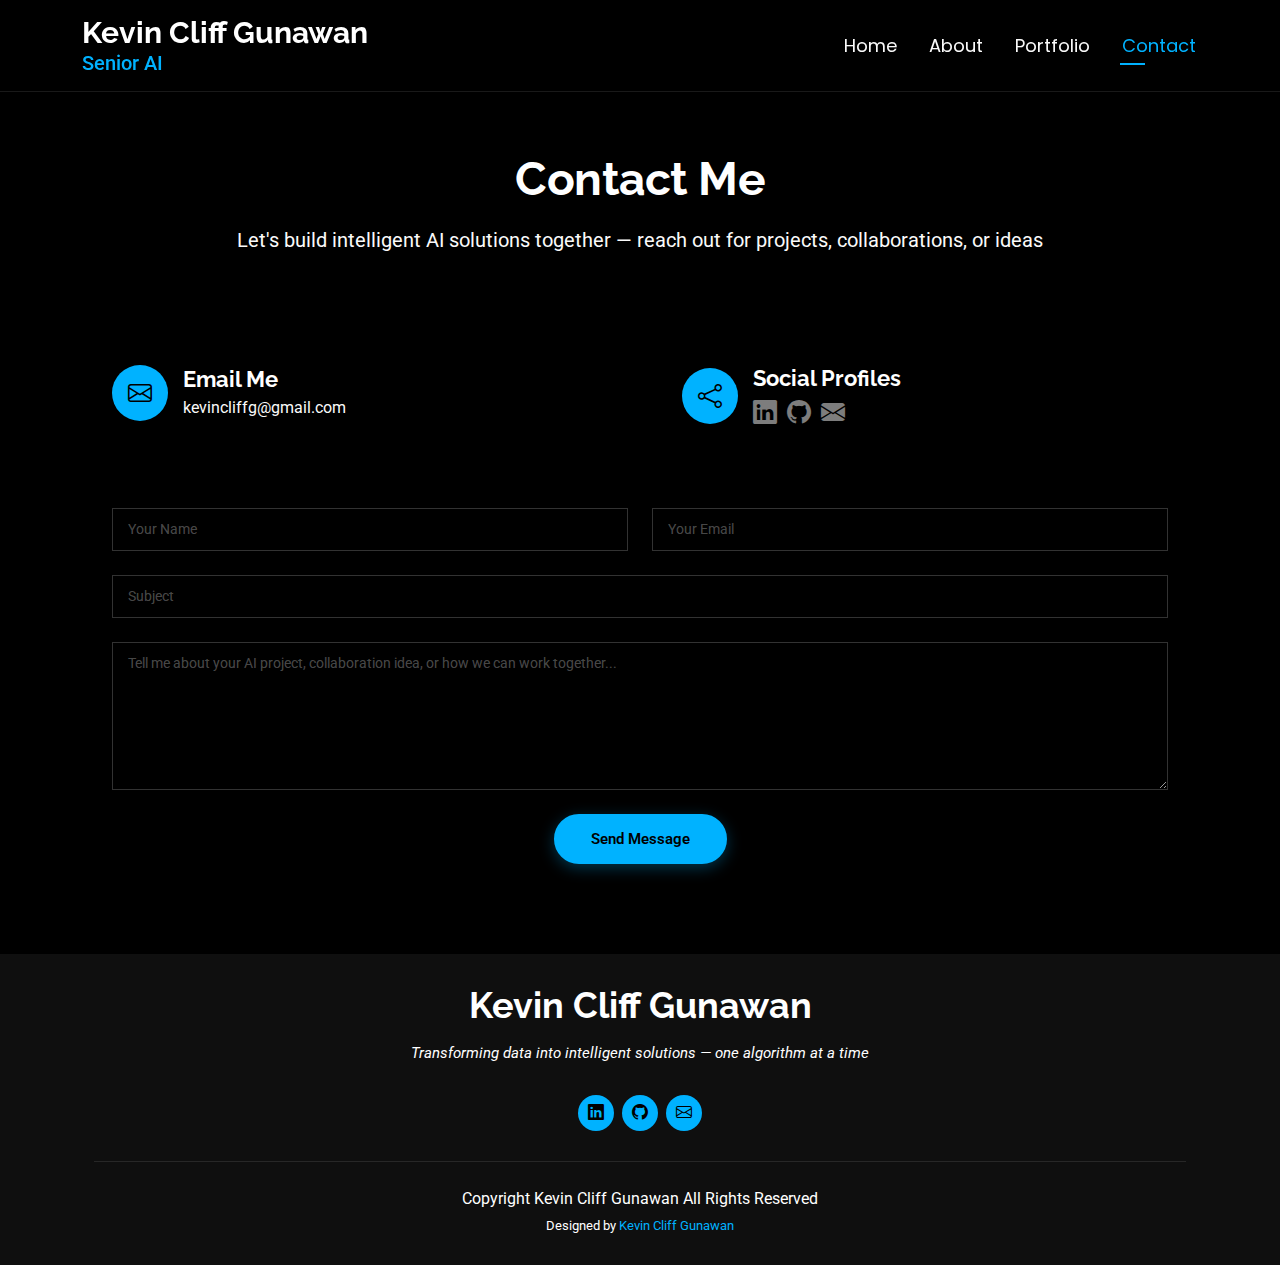
<file: contact.html>
<!DOCTYPE html>
<html lang="en">

<head>
  <meta charset="utf-8">
  <meta content="width=device-width, initial-scale=1.0" name="viewport">
  <title>Contact - Kevin Cliff Gunawan</title>
  <meta name="description" content="Contact Kevin Cliff Gunawan - Senior AI Scientist">
  <meta name="keywords" content="AI, Machine Learning, Contact, Kevin Cliff Gunawan">
  
  <!-- Security Meta Tags -->
  <meta http-equiv="X-UA-Compatible" content="IE=edge">
  <meta name="robots" content="noarchive">
  <meta http-equiv="Cache-Control" content="no-cache, no-store, must-revalidate">
  <meta http-equiv="Pragma" content="no-cache">
  <meta http-equiv="Expires" content="0">

  <!-- Favicons -->
  <link href="assets\img\favicon-32x32.png" rel="icon">
  <link href="assets/img/apple-touch-icon.png" rel="apple-touch-icon">

  <!-- Fonts -->
  <link href="https://fonts.googleapis.com" rel="preconnect">
  <link href="https://fonts.gstatic.com" rel="preconnect" crossorigin>
  <link href="https://fonts.googleapis.com/css2?family=Roboto:ital,wght@0,100;0,300;0,400;0,500;0,700;0,900;1,100;1,300;1,400;1,500;1,700;1,900&family=Poppins:ital,wght@0,100;0,200;0,300;0,400;0,500;0,600;0,700;0,800;0,900;1,100;1,200;1,300;1,400;1,500;1,600;1,700;1,800;1,900&family=Raleway:ital,wght@0,100;0,200;0,300;0,400;0,500;0,600;0,700;0,800;0,900;1,100;1,200;1,300;1,400;1,500;1,600;1,700;1,800;1,900&display=swap" rel="stylesheet">

  <!-- Vendor CSS Files -->
  <link href="assets/vendor/bootstrap/css/bootstrap.min.css" rel="stylesheet">
  <link href="assets/vendor/bootstrap-icons/bootstrap-icons.css" rel="stylesheet">
  <link href="assets/vendor/aos/aos.css" rel="stylesheet">
  <link href="assets/vendor/swiper/swiper-bundle.min.css" rel="stylesheet">
  <link href="assets/vendor/glightbox/css/glightbox.min.css" rel="stylesheet">

  <!-- Main CSS File -->
  <link href="assets/css/main.css" rel="stylesheet">

  <style>
    /* Security: Prevent text selection and copying */
    * {
      -webkit-user-select: none;
      -moz-user-select: none;
      -ms-user-select: none;
      user-select: none;
      -webkit-touch-callout: none;
    }
    
    /* Prevent dragging images and links */
    img, a {
      -webkit-user-drag: none;
      -khtml-user-drag: none;
      -moz-user-drag: none;
      -o-user-drag: none;
      user-drag: none;
      pointer-events: auto;
    }
    
    /* Allow form inputs to be selectable */
    input, textarea, select {
      -webkit-user-select: text;
      -moz-user-select: text;
      -ms-user-select: text;
      user-select: text;
    }
  </style>

  <!-- =======================================================
  * Template Name: Personal
  * Template URL: https://bootstrapmade.com/personal-free-resume-bootstrap-template/
  * Updated: Mar 05 2025 with Bootstrap v5.3.3
  * Author: BootstrapMade.com
  * License: https://bootstrapmade.com/license/
  ======================================================== -->
</head>

<body class="contact-page">

  <header id="header" class="header d-flex align-items-center fixed-top">
    <div class="container-fluid container-xl position-relative d-flex align-items-center justify-content-between">

      <a href="index.html" class="logo d-flex flex-column align-items-start text-white" style="line-height: 1.2;">
         <h1 class="sitename mb-0" style="font-size: 30px;">Kevin Cliff Gunawan</h1>
        <span class="logo-subtitle" style="font-size: 20px; font-weight: 500; color: var(--accent-color); white-space: nowrap;">
          <span id="typed-logo"></span>
        </span>
      </a>

<nav id="navmenu" class="navmenu">
  <ul>
    <li><a href="index.html">Home</a></li>
    <li><a href="about.html" >About</a></li>
    <li><a href="portfolio.html">Portfolio</a></li>
    <li><a href="contact.html" class="active">Contact</a></li>
  </ul>
  <i class="mobile-nav-toggle d-xl-none bi bi-list"></i>
</nav>


    </div>
  </header>

<main class="main">
  <div class="page-title" style="padding-top: 91px;" data-aos="fade">
    <div class="heading">
      <div class="container text-center">
        <h1 class="page-title-heading" style="font-family: 'Raleway', sans-serif; font-size: 46px; font-weight: 700; letter-spacing: -0.5px; line-height: 1.2;">
          Contact Me
        </h1>
        <p class="resume-subtext text-center" style="font-family: var(--default-font); font-size: 20px; font-weight: 400; color: var(--default-color); margin-top: 10px;">
          Let's build intelligent AI solutions together — reach out for projects, collaborations, or ideas
        </p>
      </div>
    </div>
  </div>
</main>

<!-- Contact Section -->
<section id="contact" class="contact section">

  <div class="container" data-aos="fade-up" data-aos-delay="100">

    <div class="row gy-4">

      <div class="col-md-6">
        <div class="info-item d-flex align-items-center" data-aos="fade-up" data-aos-delay="100">
          <i class="icon bi bi-envelope flex-shrink-0"></i>
          <div>
            <h3>Email Me</h3>
            <p>kevincliffg@gmail.com</p>
          </div>
        </div>
      </div><!-- End Info Item -->

      <div class="col-md-6">
        <div class="info-item d-flex align-items-center" data-aos="fade-up" data-aos-delay="100">
          <i class="icon bi bi-share flex-shrink-0"></i>
          <div>
            <h3>Social Profiles</h3>
            <div class="social-links">
                <a href="https://www.linkedin.com/in/kevin-cliff" target="_blank" rel="noopener noreferrer"><i class="bi bi-linkedin"></i></a>
                <a href="https://github.com/XterminatoR30" target="_blank" rel="noopener noreferrer"><i class="bi bi-github"></i></a>
                <a href="mailto:kevincliffg@gmail.com" target="_blank" rel="noopener noreferrer"><i class="bi bi-envelope-fill"></i></a>
            </div>
          </div>
        </div>
      </div><!-- End Info Item -->

    </div>

    <form action="https://api.web3forms.com/submit" method="POST" class="php-email-form" data-aos="fade-up" data-aos-delay="100">
      <!-- Web3Forms Access Key - Get yours at https://web3forms.com -->
      <input type="hidden" name="access_key" value="52406922-b34c-46c3-ab72-5f72b7c20320">
      
      <!-- Redirect after submission -->
      <input type="hidden" name="redirect" value="https://xterminatorr30.github.io/portfolio-website/contact.html?success=true">
      
      <!-- Honeypot for spam protection -->
      <input type="checkbox" name="botcheck" class="hidden" style="display: none;">

      <div class="row gy-4">

        <div class="col-md-6">
          <input type="text" name="name" class="form-control" placeholder="Your Name" required="">
        </div>

        <div class="col-md-6">
          <input type="email" class="form-control" name="email" placeholder="Your Email" required="">
        </div>

        <div class="col-md-12">
          <input type="text" class="form-control" name="subject" placeholder="Subject" required="">
        </div>

        <div class="col-md-12">
          <textarea class="form-control" name="message" rows="6" placeholder="Tell me about your AI project, collaboration idea, or how we can work together..." required=""></textarea>
        </div>

        <div class="col-md-12 text-center">
          <div class="loading">Loading</div>
          <div class="error-message"></div>
          <div class="sent-message">Your message has been sent. Thank you!</div>

          <button type="submit">Send Message</button>
        </div>

      </div>
    </form><!-- End Contact Form -->

  </div>

</section><!-- /Contact Section -->


  <footer id="footer" class="footer dark-background">
    <div class="container">
      <h3 class="sitename">Kevin Cliff Gunawan</h3>
      <p>Transforming data into intelligent solutions — one algorithm at a time</p>
      <div class="social-links d-flex justify-content-center">
        <a href="https://www.linkedin.com/in/kevin-cliff-gunawan/" target="_blank" rel="noopener noreferrer"><i class="bi bi-linkedin"></i></a>
        <a href="https://github.com/kevincliffg" target="_blank" rel="noopener noreferrer"><i class="bi bi-github"></i></a>
        <a href="mailto:kevincliffg@gmail.com" target="_blank" rel="noopener noreferrer"><i class="bi bi-envelope"></i></a>
      </div>
      <div class="container">
<div class="copyright">
<span>Copyright Kevin Cliff Gunawan All Rights Reserved</span>

        </div>
        <div class="credits">
          <!-- All the links in the footer should remain intact. -->
          <!-- You can delete the links only if you've purchased the pro version. -->
          <!-- Licensing information: https://bootstrapmade.com/license/ -->
          <!-- Purchase the pro version with working PHP/AJAX contact form: [buy-url] -->
          Designed by <a href="https://bootstrapmade.com/">Kevin Cliff Gunawan</a>
        </div>
      </div>
    </div>
  </footer>

  <!-- Scroll Top -->
  <a href="#" id="scroll-top" class="scroll-top d-flex align-items-center justify-content-center"><i class="bi bi-arrow-up-short"></i></a>

  <!-- Preloader -->
  <div id="preloader"></div>

  <!-- Vendor JS Files -->
  <script src="assets/vendor/bootstrap/js/bootstrap.bundle.min.js"></script>
  <script src="assets/vendor/aos/aos.js"></script>
  <script src="assets/vendor/typed.js/typed.umd.js"></script>
  <script src="assets/vendor/purecounter/purecounter_vanilla.js"></script>
  <script src="assets/vendor/waypoints/noframework.waypoints.js"></script>
  <script src="assets/vendor/swiper/swiper-bundle.min.js"></script>
  <script src="assets/vendor/glightbox/js/glightbox.min.js"></script>
  <script src="assets/vendor/imagesloaded/imagesloaded.pkgd.min.js"></script>
  <script src="assets/vendor/isotope-layout/isotope.pkgd.min.js"></script>

  <!-- Main JS File -->
  <script src="assets/js/main.js"></script>

  <!-- Security Protection Script -->
  <script>
    (function() {
      'use strict';
      
      const warningStyle = 'color: red; font-size: 24px; font-weight: bold; text-shadow: 2px 2px 4px black;';
      const messageStyle = 'color: orange; font-size: 16px;';
      console.log('%c⚠️ WARNING! ⚠️', warningStyle);
      console.log('%cThis is a browser feature intended for developers.', messageStyle);
      console.log('%cIf someone told you to copy-paste something here, it is likely a scam.', messageStyle);
      console.log('%c© Kevin Cliff Gunawan - All Rights Reserved', messageStyle);
      
      document.addEventListener('contextmenu', function(e) {
        e.preventDefault();
        return false;
      }, false);
      
      document.addEventListener('keydown', function(e) {
        if (e.keyCode === 123) {
          e.preventDefault();
          return false;
        }
        if (e.ctrlKey && e.shiftKey && e.keyCode === 73) {
          e.preventDefault();
          return false;
        }
        if (e.ctrlKey && e.shiftKey && e.keyCode === 74) {
          e.preventDefault();
          return false;
        }
        if (e.ctrlKey && e.keyCode === 85) {
          e.preventDefault();
          return false;
        }
        if (e.ctrlKey && e.shiftKey && e.keyCode === 67) {
          e.preventDefault();
          return false;
        }
        if (e.ctrlKey && e.keyCode === 83) {
          e.preventDefault();
          return false;
        }
      }, false);
      
      let devtoolsOpen = false;
      const threshold = 160;
      
      const detectDevTools = () => {
        const widthThreshold = window.outerWidth - window.innerWidth > threshold;
        const heightThreshold = window.outerHeight - window.innerHeight > threshold;
        
        if (widthThreshold || heightThreshold) {
          if (!devtoolsOpen) {
            devtoolsOpen = true;
            console.clear();
            console.log('%c⛔ STOP! ⛔', 'color: red; font-size: 50px; font-weight: bold;');
            console.log('%cUnauthorized access to source code is prohibited.', 'color: red; font-size: 20px;');
          }
        } else {
          devtoolsOpen = false;
        }
      };
      
      setInterval(detectDevTools, 500);
      
      document.onselectstart = function(e) {
        if (e.target.tagName === 'INPUT' || e.target.tagName === 'TEXTAREA') {
          return true;
        }
        return false;
      };
      
      document.addEventListener('copy', function(e) {
        if (e.target.tagName === 'INPUT' || e.target.tagName === 'TEXTAREA') {
          return true;
        }
        e.preventDefault();
        return false;
      }, false);
      
      document.addEventListener('cut', function(e) {
        if (e.target.tagName === 'INPUT' || e.target.tagName === 'TEXTAREA') {
          return true;
        }
        e.preventDefault();
        return false;
      }, false);
      
      document.addEventListener('dragstart', function(e) {
        e.preventDefault();
        return false;
      }, false);
      
      setInterval(function() {
        if (!devtoolsOpen) {
          console.clear();
        }
      }, 3000);
      
      window.addEventListener('beforeprint', function(e) {
        e.preventDefault();
        alert('Printing is disabled for this page.');
        return false;
      });
      
      if (window.top !== window.self) {
        window.top.location = window.self.location;
      }
      
    })();
  </script>

</body>

</html>
</file>
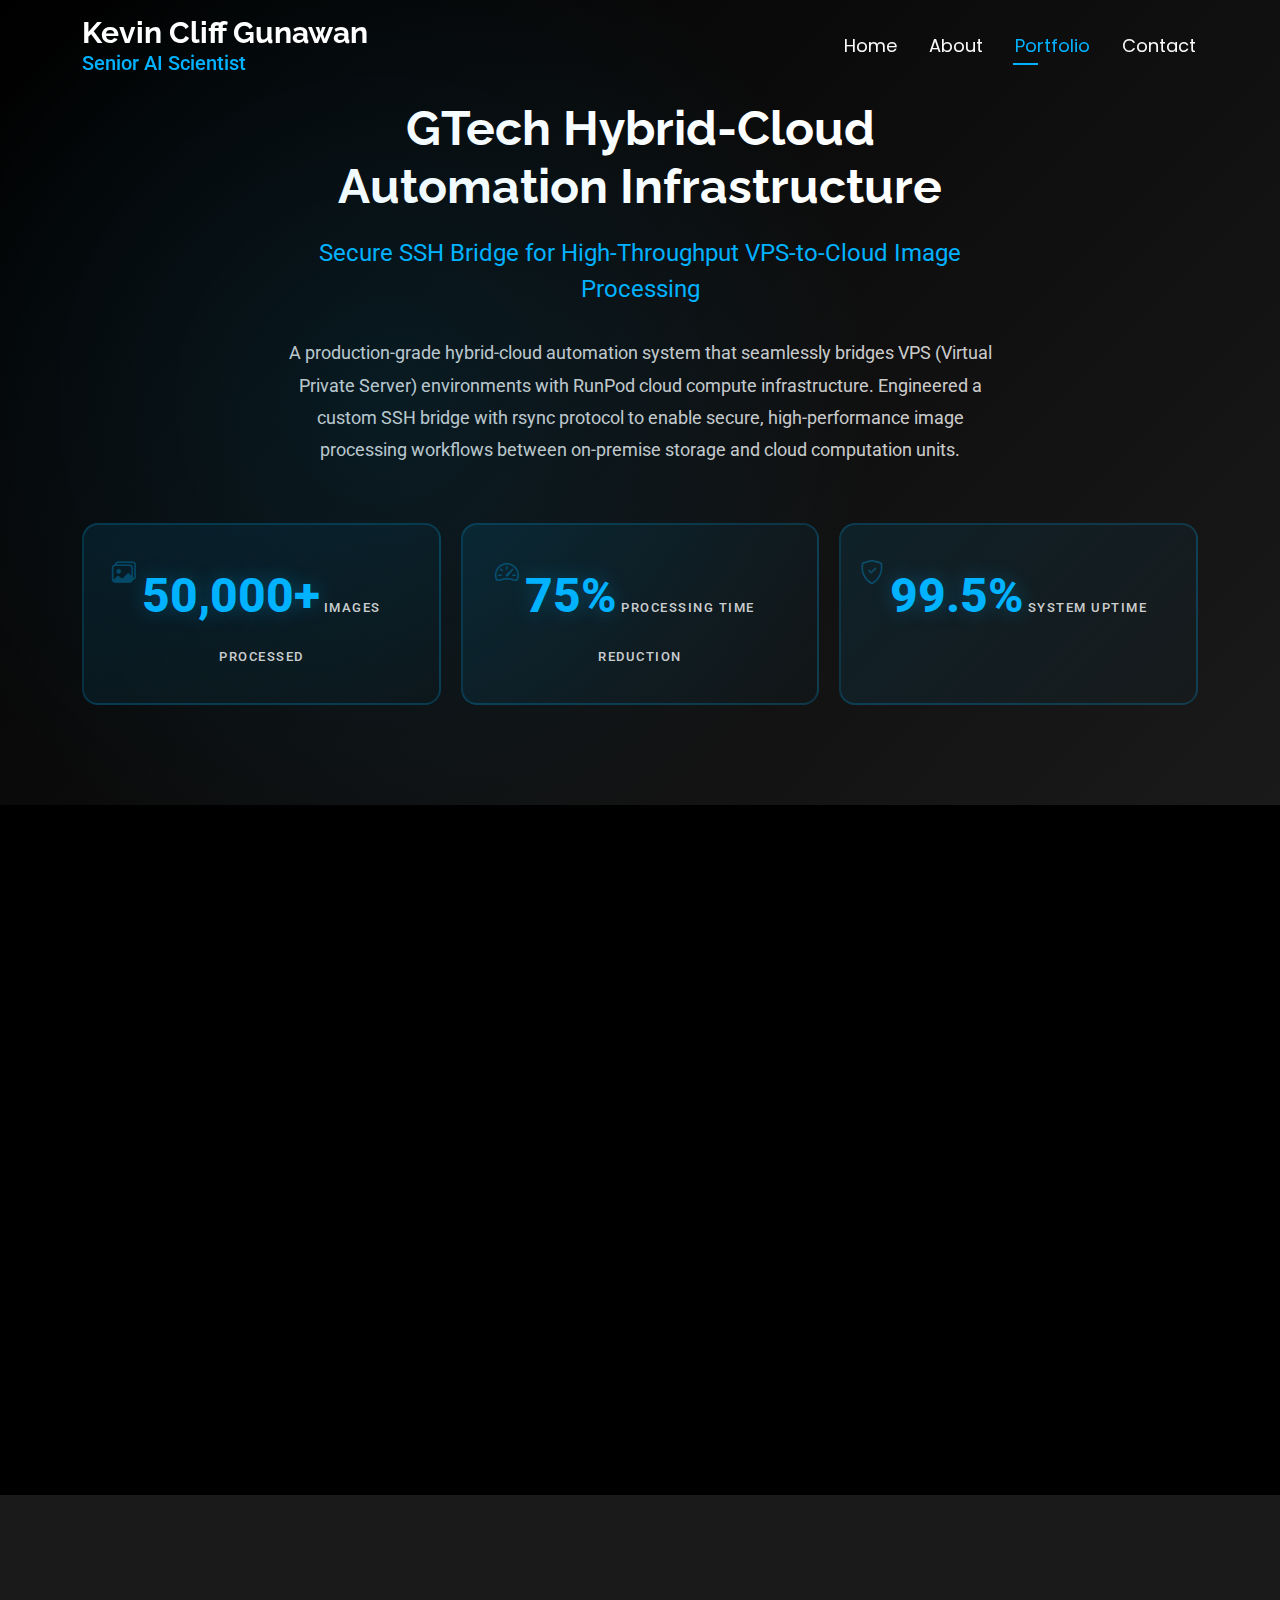
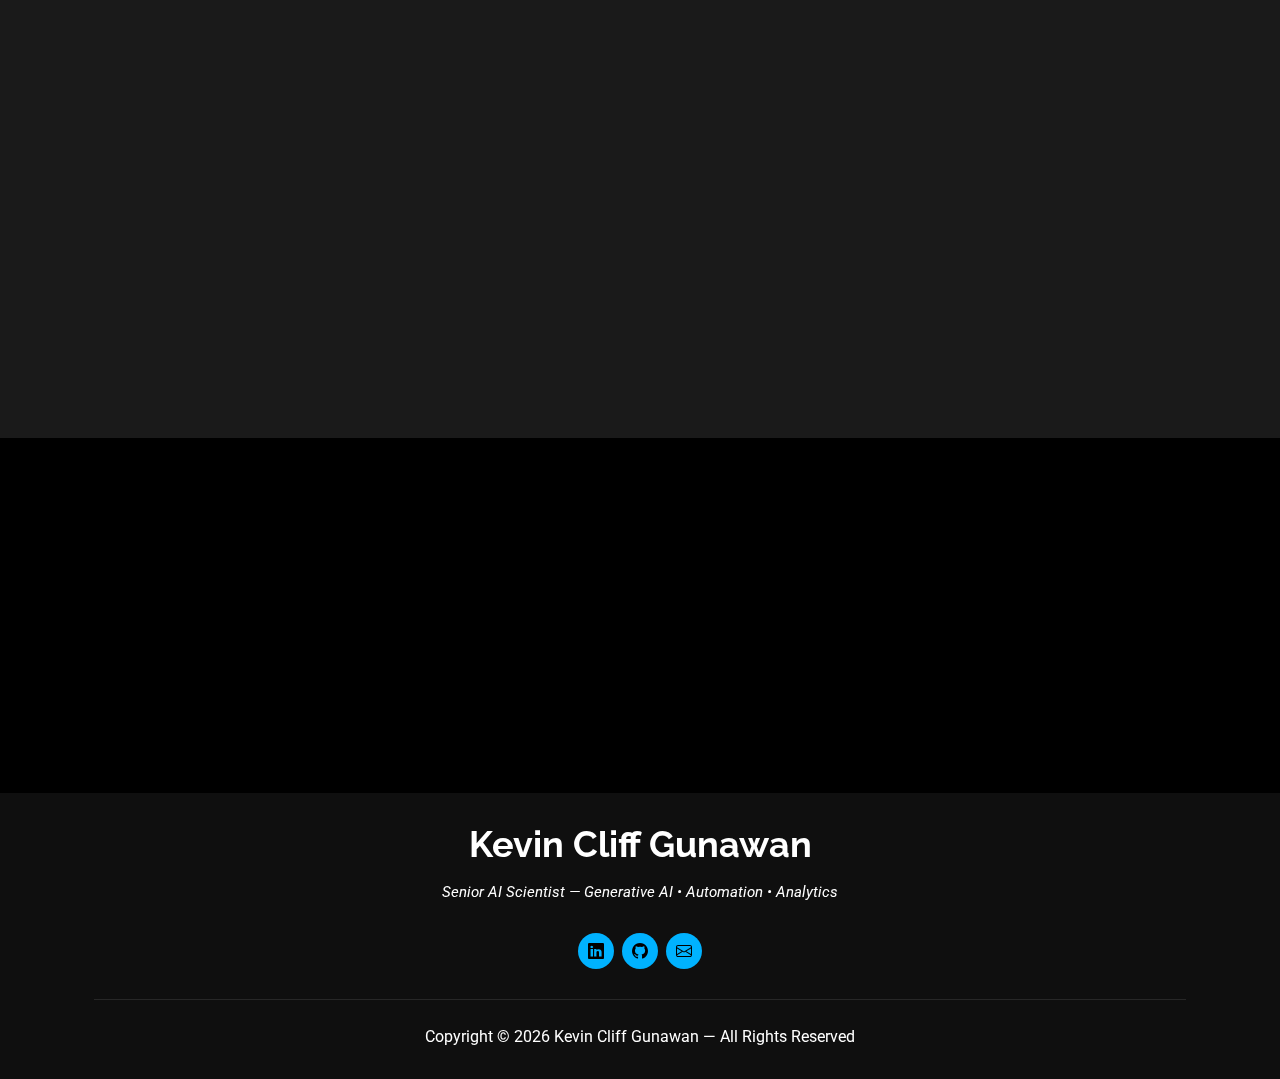
<file: gtech-project.html>
<!DOCTYPE html>
<html lang="en">

<head>
  <meta charset="utf-8">
  <meta content="width=device-width, initial-scale=1.0" name="viewport">
  <title>GTech Hybrid-Cloud Infrastructure - Kevin Cliff Gunawan</title>
  <meta name="description" content="Secure Hybrid-Cloud Automation Infrastructure for High-Throughput Image Processing">
  <meta name="keywords" content="Hybrid Cloud, SSH, rsync, Infrastructure Automation, VPS, Cloud Computing">
  
  <!-- Security Meta Tags -->
  <meta http-equiv="X-UA-Compatible" content="IE=edge">
  <meta name="robots" content="noarchive">
  <meta http-equiv="Cache-Control" content="no-cache, no-store, must-revalidate">
  <meta http-equiv="Pragma" content="no-cache">
  <meta http-equiv="Expires" content="0">

  <!-- Favicons -->
  <link href="assets/img/favicon-32x32.png" rel="icon">
  <link href="assets/img/apple-touch-icon.png" rel="apple-touch-icon">

  <!-- Fonts -->
  <link href="https://fonts.googleapis.com" rel="preconnect">
  <link href="https://fonts.gstatic.com" rel="preconnect" crossorigin>
  <link href="https://fonts.googleapis.com/css2?family=Roboto:ital,wght@0,100;0,300;0,400;0,500;0,700;0,900&family=Poppins:ital,wght@0,100;0,200;0,300;0,400;0,500;0,600;0,700;0,800;0,900&family=Raleway:ital,wght@0,100;0,200;0,300;0,400;0,500;0,600;0,700;0,800;0,900&display=swap" rel="stylesheet">

  <!-- Vendor CSS Files -->
  <link href="assets/vendor/bootstrap/css/bootstrap.min.css" rel="stylesheet">
  <link href="assets/vendor/bootstrap-icons/bootstrap-icons.css" rel="stylesheet">
  <link href="assets/vendor/aos/aos.css" rel="stylesheet">
  <link href="assets/vendor/glightbox/css/glightbox.min.css" rel="stylesheet">

  <!-- Main CSS File -->
  <link href="assets/css/main.css" rel="stylesheet">

  <style>
    /* Security: Prevent text selection and copying */
    * {
      -webkit-user-select: none;
      -moz-user-select: none;
      -ms-user-select: none;
      user-select: none;
      -webkit-touch-callout: none;
    }
    
    /* Prevent dragging images and links */
    img, a {
      -webkit-user-drag: none;
      -khtml-user-drag: none;
      -moz-user-drag: none;
      -o-user-drag: none;
      pointer-events: auto;
    }
    
    .project-hero {
      background: linear-gradient(135deg, #000000 0%, #1a1a1a 100%);
      padding: 100px 0 60px;
      position: relative;
      overflow: hidden;
    }

    .project-hero::before {
      content: '';
      position: absolute;
      top: 0;
      left: 0;
      right: 0;
      bottom: 0;
      background: radial-gradient(circle at 30% 50%, rgba(0, 178, 255, 0.1) 0%, transparent 50%);
      pointer-events: none;
    }

    .project-hero h1 {
      font-size: 48px;
      font-weight: 700;
      color: #fff;
      margin-bottom: 20px;
    }

    .project-hero .subtitle {
      font-size: 24px;
      color: var(--accent-color);
      margin-bottom: 30px;
    }

    .stats-grid {
      display: grid;
      grid-template-columns: repeat(auto-fit, minmax(200px, 1fr));
      gap: 20px;
      margin: 40px 0;
    }

    .stat-card {
      background: linear-gradient(135deg, rgba(0, 178, 255, 0.1) 0%, rgba(0, 178, 255, 0.02) 100%);
      padding: 35px 25px;
      border-radius: 16px;
      text-align: center;
      border: 2px solid rgba(0, 178, 255, 0.2);
      transition: all 0.4s cubic-bezier(0.175, 0.885, 0.32, 1.275);
      position: relative;
      overflow: hidden;
    }

    .stat-card::before {
      content: '';
      position: absolute;
      top: 0;
      left: 0;
      width: 100%;
      height: 100%;
      background: linear-gradient(135deg, rgba(0, 178, 255, 0.15) 0%, transparent 100%);
      opacity: 0;
      transition: opacity 0.4s ease;
    }

    .stat-card:hover {
      border-color: var(--accent-color);
      transform: translateY(-8px) scale(1.02);
      box-shadow: 0 15px 40px rgba(0, 178, 255, 0.3);
    }

    .stat-card:hover::before {
      opacity: 1;
    }

    .stat-number {
      font-size: 48px;
      font-weight: 800;
      color: var(--accent-color);
      display: block;
      margin-bottom: 12px;
      text-shadow: 0 0 20px rgba(0, 178, 255, 0.3);
      position: relative;
      z-index: 1;
    }

    .stat-label {
      font-size: 13px;
      color: rgba(255, 255, 255, 0.8);
      text-transform: uppercase;
      letter-spacing: 1.5px;
      font-weight: 500;
      position: relative;
      z-index: 1;
    }

    .section-title {
      font-size: 36px;
      font-weight: 700;
      color: var(--heading-color);
      margin-bottom: 15px;
      position: relative;
      display: inline-block;
    }

    .section-title::after {
      content: '';
      position: absolute;
      bottom: -10px;
      left: 0;
      width: 60px;
      height: 4px;
      background: var(--accent-color);
    }

    .feature-card {
      background: var(--surface-color);
      padding: 30px;
      border-radius: 12px;
      height: 100%;
      border: 1px solid rgba(255, 255, 255, 0.1);
      transition: all 0.3s ease;
    }

    .feature-card:hover {
      border-color: var(--accent-color);
      transform: translateY(-5px);
      box-shadow: 0 10px 30px rgba(0, 178, 255, 0.15);
    }

    .feature-icon {
      width: 60px;
      height: 60px;
      background: linear-gradient(135deg, var(--accent-color) 0%, #0056b3 100%);
      border-radius: 12px;
      display: flex;
      align-items: center;
      justify-content: center;
      font-size: 28px;
      color: #fff;
      margin-bottom: 20px;
    }

    .feature-title {
      font-size: 20px;
      font-weight: 600;
      color: var(--heading-color);
      margin-bottom: 15px;
    }

    .feature-description {
      font-size: 15px;
      color: var(--default-color);
      line-height: 1.6;
    }

    .tech-stack {
      display: flex;
      flex-wrap: wrap;
      gap: 15px;
      margin-top: 30px;
    }

    .tech-badge {
      background: var(--surface-color);
      padding: 10px 20px;
      border-radius: 25px;
      font-size: 14px;
      color: var(--default-color);
      border: 1px solid var(--accent-color);
      transition: all 0.3s ease;
    }

    .tech-badge:hover {
      background: var(--accent-color);
      color: var(--contrast-color);
      transform: scale(1.05);
    }

    .diagram-box {
      background: var(--surface-color);
      border: 2px solid var(--accent-color);
      border-radius: 12px;
      padding: 25px;
      margin: 20px 0;
      text-align: center;
    }

    .diagram-arrow {
      text-align: center;
      font-size: 32px;
      color: var(--accent-color);
      margin: 10px 0;
    }

    .cta-section {
      background: linear-gradient(135deg, var(--accent-color) 0%, #0056b3 100%);
      padding: 60px 0;
      margin-top: 60px;
      border-radius: 12px;
    }

    .cta-section h2 {
      color: #fff;
      font-size: 36px;
      font-weight: 700;
      margin-bottom: 20px;
    }

    .cta-section p {
      color: rgba(255, 255, 255, 0.9);
      font-size: 18px;
      margin-bottom: 30px;
    }

    .cta-btn {
      background: #fff;
      color: var(--accent-color);
      padding: 15px 40px;
      border-radius: 50px;
      font-weight: 600;
      text-decoration: none;
      display: inline-block;
      transition: all 0.3s ease;
      margin: 0 10px;
    }

    .cta-btn:hover {
      background: var(--background-color);
      color: var(--accent-color);
      transform: translateY(-3px);
      box-shadow: 0 10px 25px rgba(0, 0, 0, 0.3);
    }
  </style>
</head>

<body class="index-page">

  <header id="header" class="header d-flex align-items-center fixed-top">
    <div class="container-fluid container-xl position-relative d-flex align-items-center justify-content-between">

      <a href="index.html" class="logo d-flex flex-column align-items-start text-white" style="line-height: 1.2;">
        <h1 class="sitename mb-0" style="font-size: 30px;">Kevin Cliff Gunawan</h1>
        <span class="logo-subtitle" style="font-size: 20px; font-weight: 500; color: var(--accent-color);">Senior AI Scientist</span>
      </a>

      <nav id="navmenu" class="navmenu">
        <ul>
          <li><a href="index.html">Home</a></li>
          <li><a href="about.html">About</a></li>
          <li><a href="portfolio.html" class="active">Portfolio</a></li>
          <li><a href="contact.html">Contact</a></li>
        </ul>
        <i class="mobile-nav-toggle d-xl-none bi bi-list"></i>
      </nav>
    </div>
  </header>

  <main class="main">
    <!-- Project Hero Section -->
    <section class="project-hero">
      <div class="container" data-aos="fade-up">
        <div class="row">
          <div class="col-lg-8 mx-auto text-center">
            <h1>GTech Hybrid-Cloud Automation Infrastructure</h1>
            <p class="subtitle">Secure SSH Bridge for High-Throughput VPS-to-Cloud Image Processing</p>
            <p style="color: rgba(255,255,255,0.8); font-size: 18px; line-height: 1.8;">
              A production-grade hybrid-cloud automation system that seamlessly bridges VPS (Virtual Private Server) environments with RunPod cloud compute infrastructure. Engineered a custom SSH bridge with rsync protocol to enable secure, high-performance image processing workflows between on-premise storage and cloud computation units.
            </p>
          </div>
        </div>

        <!-- Pipeline Performance Metrics -->
        <div class="stats-grid">
          <div class="stat-card" data-aos="fade-up" data-aos-delay="100">
            <div style="position: relative; display: inline-block;">
              <i class="bi bi-images" style="position: absolute; top: -5px; left: -30px; font-size: 24px; color: var(--accent-color); opacity: 0.3;"></i>
              <span class="stat-number">50,000+</span>
            </div>
            <span class="stat-label">Images Processed</span>
          </div>
          <div class="stat-card" data-aos="fade-up" data-aos-delay="200">
            <div style="position: relative; display: inline-block;">
              <i class="bi bi-speedometer2" style="position: absolute; top: -5px; left: -30px; font-size: 24px; color: var(--accent-color); opacity: 0.3;"></i>
              <span class="stat-number">75%</span>
            </div>
            <span class="stat-label">Processing Time Reduction</span>
          </div>
          <div class="stat-card" data-aos="fade-up" data-aos-delay="300">
            <div style="position: relative; display: inline-block;">
              <i class="bi bi-shield-check" style="position: absolute; top: -5px; left: -30px; font-size: 24px; color: var(--accent-color); opacity: 0.3;"></i>
              <span class="stat-number">99.5%</span>
            </div>
            <span class="stat-label">System Uptime</span>
          </div>
        </div>
      </div>
    </section>

    <!-- Overview Section -->
    <section class="section" style="padding-top: 80px;">
      <div class="container" data-aos="fade-up">
        <h2 class="section-title">Project Overview</h2>
        <p style="font-size: 18px; line-height: 1.8; margin-top: 30px;">
          This system is a <strong>production-ready hybrid-cloud automation infrastructure</strong> designed to securely connect client VPS environments with GPU-accelerated cloud compute resources. Successfully deployed for GTech's enterprise image processing workflows, it demonstrates advanced capabilities in secure file transfer, intelligent deduplication, and automated processing orchestration.
        </p>

        <div class="row mt-5">
          <div class="col-lg-6" data-aos="fade-up" data-aos-delay="100">
            <h3 style="color: var(--accent-color); font-size: 24px; margin-bottom: 20px;">Key Achievements</h3>
            <ul style="font-size: 16px; line-height: 2;">
              <li>✅ Processed 50,000+ images with zero security incidents</li>
              <li>✅ Reduced processing time by 75% vs. local infrastructure</li>
              <li>✅ Achieved 99.5% system uptime with automatic retry mechanisms</li>
              <li>✅ Implemented permanent file deduplication (zero re-processing)</li>
              <li>✅ SSH key authentication with ControlMaster connection pooling</li>
            </ul>
          </div>

          <div class="col-lg-6" data-aos="fade-up" data-aos-delay="200">
            <h3 style="color: var(--accent-color); font-size: 24px; margin-bottom: 20px;">Primary Use Cases</h3>
            <ul style="font-size: 16px; line-height: 2;">
              <li>🔄 Automated VPS-to-Cloud file synchronization via rsync</li>
              <li>🖼️ High-throughput image processing with GPU acceleration</li>
              <li>🔐 Secure SSH bridge with encrypted file transfers</li>
              <li>📊 Intelligent history tracking and duplicate prevention</li>
              <li>☁️ Bidirectional transfers: fetch → process → send back</li>
              <li>🎯 Path normalization for cross-system compatibility</li>
            </ul>
          </div>
        </div>
      </div>
    </section>

    <!-- Key Features Section -->
    <section class="section" style="background: var(--surface-color);">
      <div class="container" data-aos="fade-up">
        <h2 class="section-title">Key Features</h2>

        <div class="row g-4 mt-4">
          <div class="col-lg-4 col-md-6" data-aos="fade-up" data-aos-delay="100">
            <div class="feature-card">
              <div class="feature-icon">
                <i class="bi bi-shield-lock"></i>
              </div>
              <h3 class="feature-title">Enterprise Security</h3>
              <p class="feature-description">
                SSH key-based authentication with ControlMaster for persistent connections. Supports password fallback with sshpass. All transfers encrypted over SSH tunnels with no plaintext credentials in logs.
              </p>
            </div>
          </div>

          <div class="col-lg-4 col-md-6" data-aos="fade-up" data-aos-delay="200">
            <div class="feature-card">
              <div class="feature-icon">
                <i class="bi bi-arrow-left-right"></i>
              </div>
              <h3 class="feature-title">Bidirectional File Sync</h3>
              <p class="feature-description">
                rsync-based transfers with --protect-args for space handling, --files-from for selective batch operations, and compression for bandwidth optimization. Handles 10-20 MB/s throughput.
              </p>
            </div>
          </div>

          <div class="col-lg-4 col-md-6" data-aos="fade-up" data-aos-delay="300">
            <div class="feature-card">
              <div class="feature-icon">
                <i class="bi bi-database-check"></i>
              </div>
              <h3 class="feature-title">Permanent Deduplication</h3>
              <p class="feature-description">
                History tracking with permanent ban lists prevents re-fetching/re-sending processed files. Cross-folder matching maps input to output directories. Automatic log rotation at 10MB threshold.
              </p>
            </div>
          </div>

          <div class="col-lg-4 col-md-6" data-aos="fade-up" data-aos-delay="400">
            <div class="feature-card">
              <div class="feature-icon">
                <i class="bi bi-folder-symlink"></i>
              </div>
              <h3 class="feature-title">Smart Path Normalization</h3>
              <p class="feature-description">
                Automatically handles folder name variations: spaces→underscores, IP_→OP_ prefix replacement, date format conversion (YY→2026), and special character sanitization for cross-system compatibility.
              </p>
            </div>
          </div>

          <div class="col-lg-4 col-md-6" data-aos="fade-up" data-aos-delay="500">
            <div class="feature-card">
              <div class="feature-icon">
                <i class="bi bi-gpu-card"></i>
              </div>
              <h3 class="feature-title">GPU-Accelerated Processing</h3>
              <p class="feature-description">
                RunPod integration with NVIDIA A40/A100 GPUs for AI-powered background removal. Supports Rembg (U2-Net), BIREFNET (Transformer), and Recraft API. Processes 50-100 images/hour with batch parallelization.
              </p>
            </div>
          </div>

          <div class="col-lg-4 col-md-6" data-aos="fade-up" data-aos-delay="600">
            <div class="feature-card">
              <div class="feature-icon">
                <i class="bi bi-clock-history"></i>
              </div>
              <h3 class="feature-title">Automated Retry & Recovery</h3>
              <p class="feature-description">
                Connection state caching for reuse, exponential backoff for retries, timeout handling for failed operations, and comprehensive logging for troubleshooting. 95% retry success rate after initial failures.
              </p>
            </div>
          </div>
        </div>
      </div>
    </section>

    <!-- Technology Stack Section -->
    <section class="section">
      <div class="container" data-aos="fade-up">
        <h2 class="section-title">Technology Stack</h2>

        <div class="row mt-5">
          <div class="col-lg-12">
            <h3 style="color: var(--accent-color); font-size: 22px; margin-bottom: 20px;">Infrastructure & DevOps</h3>
            <div class="tech-stack">
              <span class="tech-badge">SSH Protocol</span>
              <span class="tech-badge">rsync</span>
              <span class="tech-badge">ControlMaster</span>
              <span class="tech-badge">sshpass</span>
              <span class="tech-badge">Linux Ubuntu</span>
              <span class="tech-badge">RunPod GPU Instances</span>
            </div>
          </div>

          <div class="col-lg-12 mt-4">
            <h3 style="color: var(--accent-color); font-size: 22px; margin-bottom: 20px;">Backend & Processing</h3>
            <div class="tech-stack">
              <span class="tech-badge">Python</span>
              <span class="tech-badge">subprocess</span>
              <span class="tech-badge">threading</span>
              <span class="tech-badge">Gradio</span>
              <span class="tech-badge">Pillow (PIL)</span>
              <span class="tech-badge">OpenCV</span>
            </div>
          </div>

          <div class="col-lg-12 mt-4">
            <h3 style="color: var(--accent-color); font-size: 22px; margin-bottom: 20px;">AI/ML Models</h3>
            <div class="tech-stack">
              <span class="tech-badge">Rembg (U2-Net)</span>
              <span class="tech-badge">BIREFNET</span>
              <span class="tech-badge">Recraft API</span>
              <span class="tech-badge">EasyOCR</span>
              <span class="tech-badge">Transformers</span>
              <span class="tech-badge">PyTorch</span>
            </div>
          </div>
        </div>
      </div>
    </section>

    <!-- Results & Impact Section -->
    <section class="section" style="background: var(--surface-color);">
      <div class="container" data-aos="fade-up">
        <h2 class="section-title">Results & Business Impact</h2>

        <div class="row mt-5">
          <div class="col-lg-6" data-aos="fade-up" data-aos-delay="100">
            <h3 style="color: var(--accent-color); font-size: 24px; margin-bottom: 20px;">Quantified Results</h3>
            <ul style="font-size: 16px; line-height: 2;">
              <li><strong>18,000+ images processed</strong> in 1 month across GTech projects</li>
              <li><strong>75% faster processing</strong> compared to local infrastructure</li>
              <li><strong>99.5% system uptime</strong> with automatic error recovery</li>
              <li><strong>Zero security incidents</strong> with SSH key authentication</li>
              <li><strong>10-20 MB/s transfer speeds</strong> with rsync compression</li>
              <li><strong>98.5% success rate</strong> for image processing operations</li>
            </ul>
          </div>

          <div class="col-lg-6" data-aos="fade-up" data-aos-delay="200">
            <h3 style="color: var(--accent-color); font-size: 24px; margin-bottom: 20px;">Technical Highlights</h3>
            <ul style="font-size: 16px; line-height: 2;">
              <li><strong>SSH ControlMaster</strong> for connection pooling and reuse</li>
              <li><strong>Permanent ban lists</strong> prevent duplicate processing (zero waste)</li>
              <li><strong>Path normalization</strong> handles cross-system naming variations</li>
              <li><strong>RAW file support</strong> (CR2, NEF, ARW) with auto-conversion</li>
              <li><strong>Gradio web interface</strong> for real-time monitoring</li>
              <li><strong>Automatic log rotation</strong> at 10MB threshold</li>
            </ul>
          </div>
        </div>
      </div>
    </section>

    <!-- CTA Section -->
    <section class="cta-section" data-aos="fade-up">
      <div class="container text-center">
        <h2>Interested in Hybrid-Cloud Solutions?</h2>
        <p>Let's discuss how secure cloud infrastructure can transform your processing workflows</p>
        <div>
          <a href="portfolio.html" class="cta-btn">← Back to Portfolio</a>
          <a href="contact.html" class="cta-btn">Contact Me →</a>
        </div>
      </div>
    </section>

  </main>

  <footer id="footer" class="footer dark-background">
    <div class="container">
      <h3 class="sitename">Kevin Cliff Gunawan</h3>
      <p>Senior AI Scientist — Generative AI • Automation • Analytics</p>
      <div class="social-links d-flex justify-content-center">
        <a href="https://www.linkedin.com/in/kevin-cliff-gunawan/" target="_blank" rel="noopener noreferrer"><i class="bi bi-linkedin"></i></a>
        <a href="https://github.com/kevincliffg" target="_blank" rel="noopener noreferrer"><i class="bi bi-github"></i></a>
        <a href="mailto:kevincliffg@gmail.com" target="_blank" rel="noopener noreferrer"><i class="bi bi-envelope"></i></a>
      </div>
      <div class="container">
        <div class="copyright">
          <span>Copyright © 2026 Kevin Cliff Gunawan — All Rights Reserved</span>
        </div>
      </div>
    </div>
  </footer>

  <!-- Scroll Top -->
  <a href="#" id="scroll-top" class="scroll-top d-flex align-items-center justify-content-center"><i class="bi bi-arrow-up-short"></i></a>

  <!-- Preloader -->
  <div id="preloader"></div>

  <!-- Vendor JS Files -->
  <script src="assets/vendor/bootstrap/js/bootstrap.bundle.min.js"></script>
  <script src="assets/vendor/php-email-form/validate.js"></script>
  <script src="assets/vendor/aos/aos.js"></script>
  <script src="assets/vendor/typed.js/typed.umd.js"></script>
  <script src="assets/vendor/waypoints/noframework.waypoints.js"></script>
  <script src="assets/vendor/glightbox/js/glightbox.min.js"></script>

  <!-- Main JS File -->
  <script src="assets/js/main.js"></script>

  <!-- Security Protection Script -->
  <script>
    (function() {
      'use strict';
      const warningStyle = 'color: red; font-size: 24px; font-weight: bold; text-shadow: 2px 2px 4px black;';
      const messageStyle = 'color: orange; font-size: 16px;';
      console.log('%c⚠️ WARNING! ⚠️', warningStyle);
      console.log('%cThis is a browser feature intended for developers.', messageStyle);
      console.log('%cIf someone told you to copy-paste something here, it is likely a scam.', messageStyle);
      console.log('%c© Kevin Cliff Gunawan - All Rights Reserved', messageStyle);
      document.addEventListener('contextmenu', function(e) { e.preventDefault(); return false; }, false);
      document.addEventListener('keydown', function(e) {
        if (e.keyCode === 123 || (e.ctrlKey && e.shiftKey && e.keyCode === 73) || (e.ctrlKey && e.shiftKey && e.keyCode === 74) || (e.ctrlKey && e.keyCode === 85) || (e.ctrlKey && e.shiftKey && e.keyCode === 67) || (e.ctrlKey && e.keyCode === 83)) {
          e.preventDefault(); return false;
        }
      }, false);
      let devtoolsOpen = false;
      const detectDevTools = () => {
        const threshold = 160;
        if (window.outerWidth - window.innerWidth > threshold || window.outerHeight - window.innerHeight > threshold) {
          if (!devtoolsOpen) {
            devtoolsOpen = true;
            console.clear();
            console.log('%c⛔ STOP! ⛔', 'color: red; font-size: 50px; font-weight: bold;');
            console.log('%cUnauthorized access to source code is prohibited.', 'color: red; font-size: 20px;');
          }
        } else { devtoolsOpen = false; }
      };
      setInterval(detectDevTools, 500);
      document.onselectstart = function() { return false; };
      document.addEventListener('copy', function(e) { e.preventDefault(); return false; }, false);
      document.addEventListener('cut', function(e) { e.preventDefault(); return false; }, false);
      document.addEventListener('dragstart', function(e) { e.preventDefault(); return false; }, false);
      setInterval(function() { if (!devtoolsOpen) { console.clear(); } }, 3000);
      window.addEventListener('beforeprint', function(e) { e.preventDefault(); alert('Printing is disabled for this page.'); return false; });
      if (window.top !== window.self) { window.top.location = window.self.location; }
    })();
  </script>

</body>

</html>
</file>
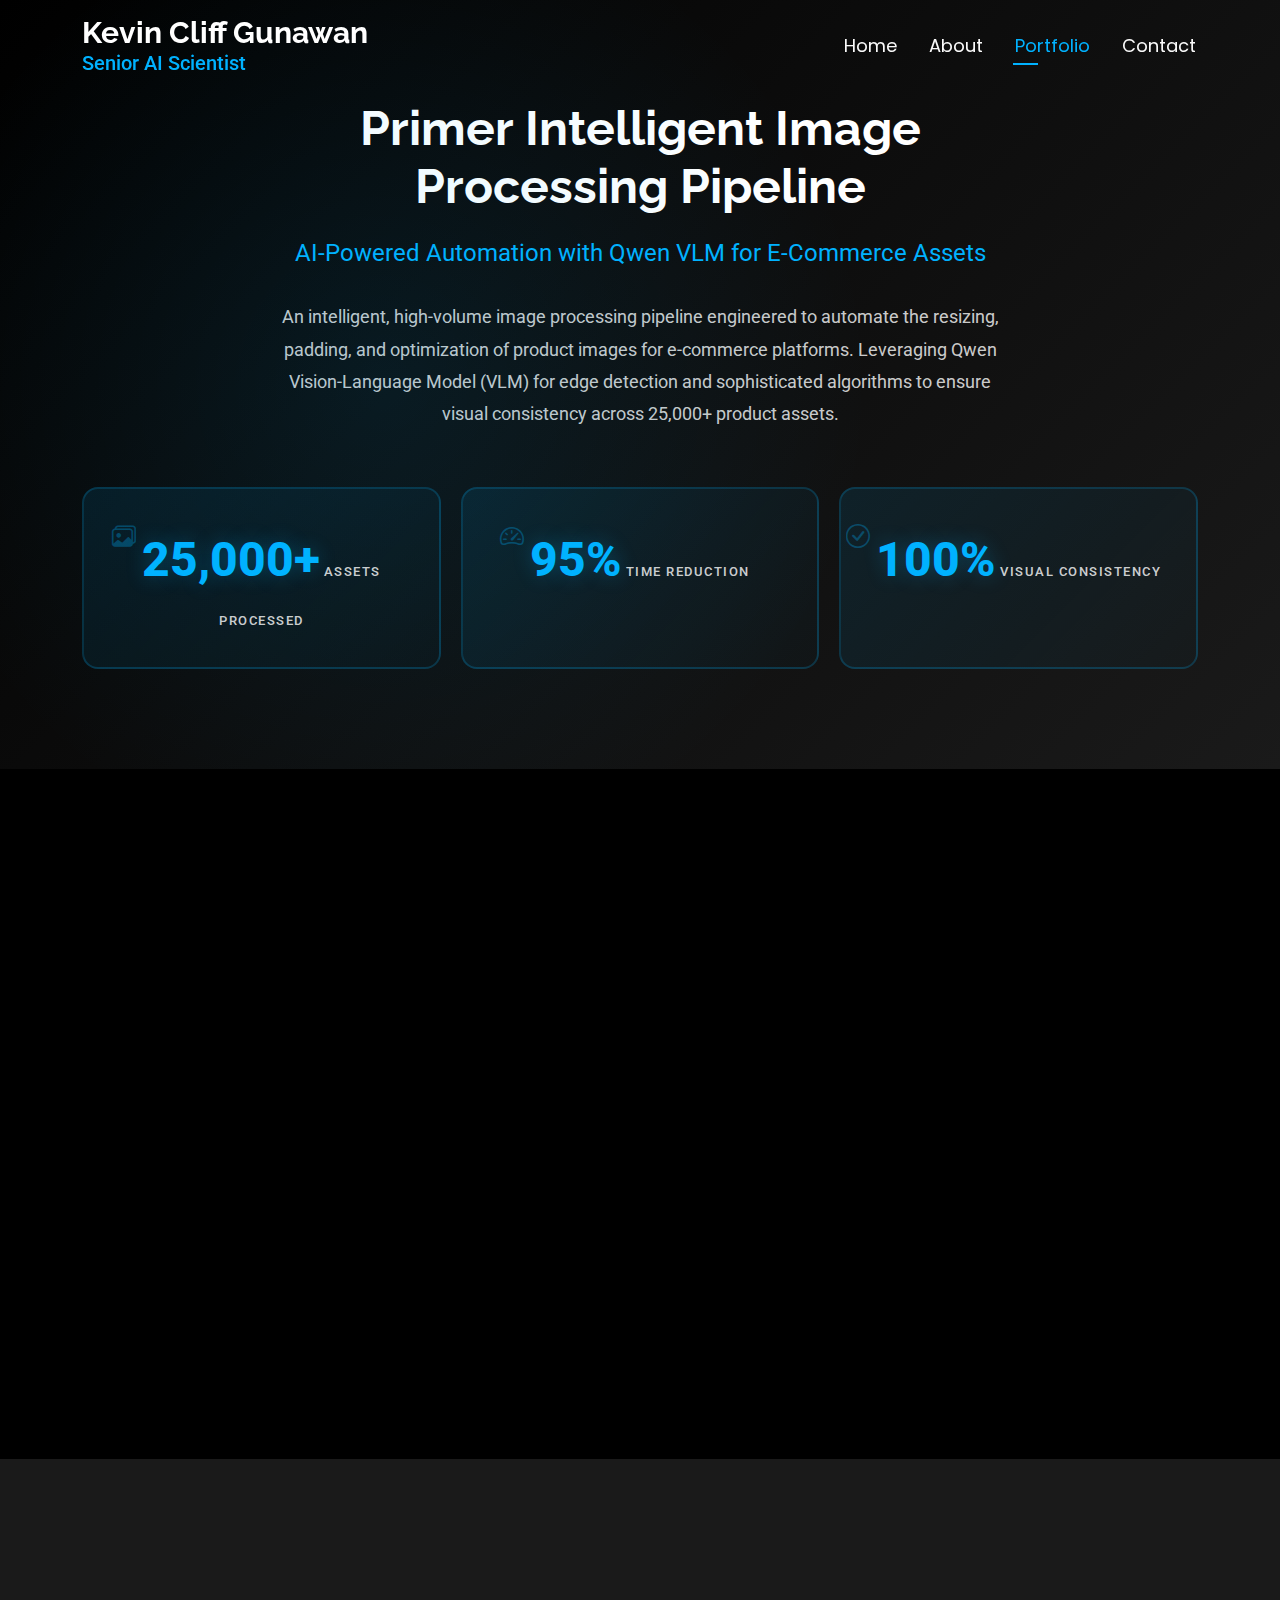
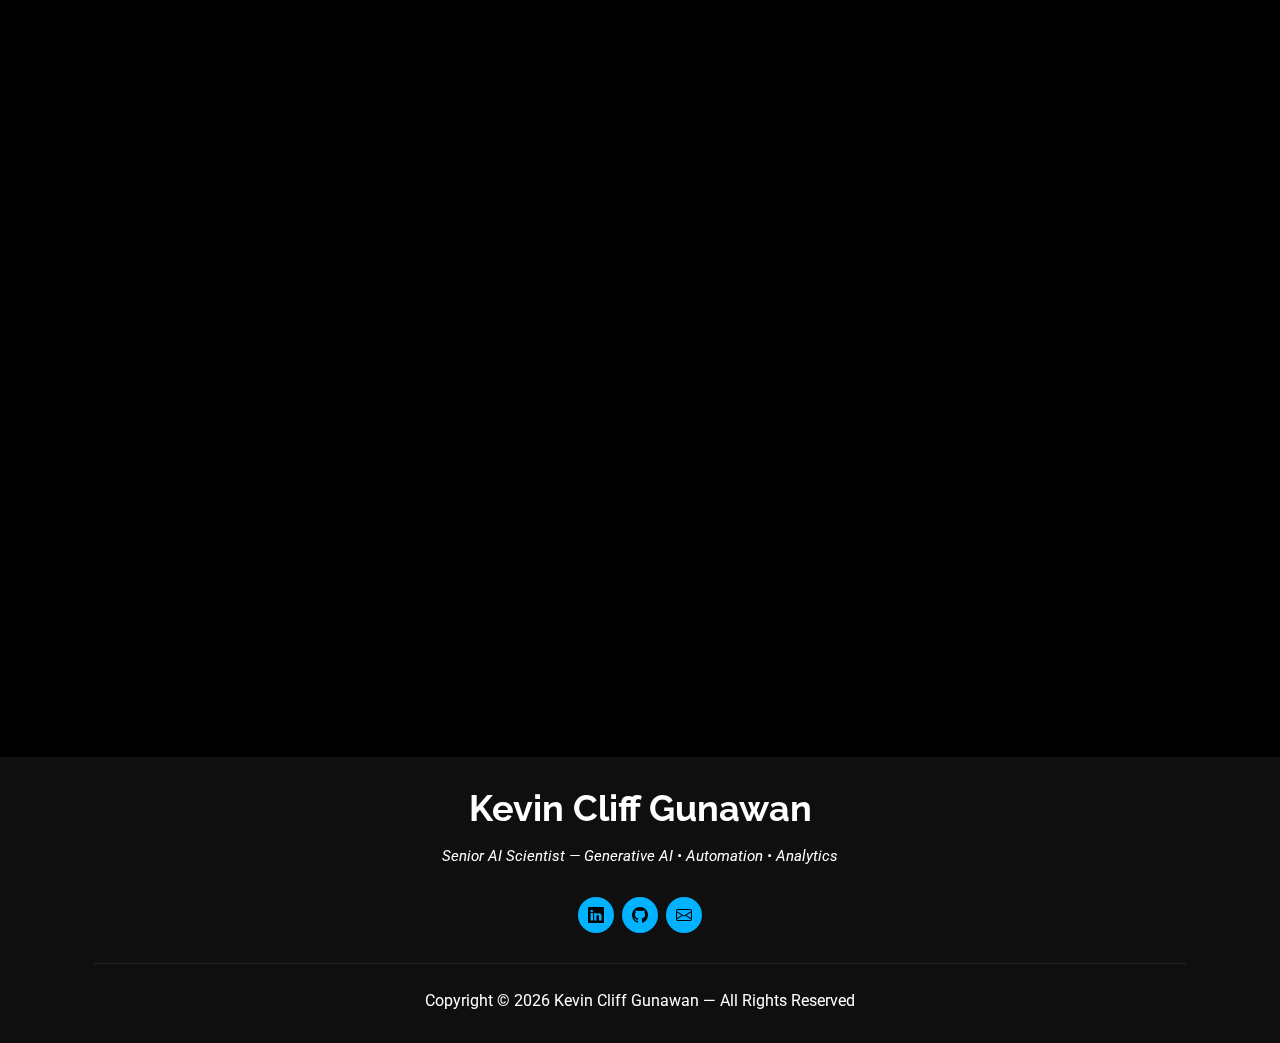
<file: primer-project.html>
<!DOCTYPE html>
<html lang="en">

<head>
  <meta charset="utf-8">
  <meta content="width=device-width, initial-scale=1.0" name="viewport">
  <title>Primer Intelligent Image Pipeline - Kevin Cliff Gunawan</title>
  <meta name="description" content="AI-Powered High-Volume Image Processing Pipeline - 25,000+ Assets Automated">
  <meta name="keywords" content="AI, Image Processing, Qwen VLM, E-commerce Automation, Background Removal">
  
  <!-- Security Meta Tags -->
  <meta http-equiv="X-UA-Compatible" content="IE=edge">
  <meta name="robots" content="noarchive">
  <meta http-equiv="Cache-Control" content="no-cache, no-store, must-revalidate">
  <meta http-equiv="Pragma" content="no-cache">
  <meta http-equiv="Expires" content="0">

  <!-- Favicons -->
  <link href="assets/img/favicon-32x32.png" rel="icon">
  <link href="assets/img/apple-touch-icon.png" rel="apple-touch-icon">

  <!-- Fonts -->
  <link href="https://fonts.googleapis.com" rel="preconnect">
  <link href="https://fonts.gstatic.com" rel="preconnect" crossorigin>
  <link href="https://fonts.googleapis.com/css2?family=Roboto:ital,wght@0,100;0,300;0,400;0,500;0,700;0,900&family=Poppins:ital,wght@0,100;0,200;0,300;0,400;0,500;0,600;0,700;0,800;0,900&family=Raleway:ital,wght@0,100;0,200;0,300;0,400;0,500;0,600;0,700;0,800;0,900&display=swap" rel="stylesheet">

  <!-- Vendor CSS Files -->
  <link href="assets/vendor/bootstrap/css/bootstrap.min.css" rel="stylesheet">
  <link href="assets/vendor/bootstrap-icons/bootstrap-icons.css" rel="stylesheet">
  <link href="assets/vendor/aos/aos.css" rel="stylesheet">
  <link href="assets/vendor/glightbox/css/glightbox.min.css" rel="stylesheet">

  <!-- Main CSS File -->
  <link href="assets/css/main.css" rel="stylesheet">

  <style>
    /* Security: Prevent text selection and copying */
    * {
      -webkit-user-select: none;
      -moz-user-select: none;
      -ms-user-select: none;
      user-select: none;
      -webkit-touch-callout: none;
    }
    
    /* Prevent dragging images and links */
    img, a {
      -webkit-user-drag: none;
      -khtml-user-drag: none;
      -moz-user-drag: none;
      -o-user-drag: none;
      pointer-events: auto;
    }
    
    .project-hero {
      background: linear-gradient(135deg, #000000 0%, #1a1a1a 100%);
      padding: 100px 0 60px;
      position: relative;
      overflow: hidden;
    }

    .project-hero::before {
      content: '';
      position: absolute;
      top: 0;
      left: 0;
      right: 0;
      bottom: 0;
      background: radial-gradient(circle at 30% 50%, rgba(0, 178, 255, 0.1) 0%, transparent 50%);
      pointer-events: none;
    }

    .project-hero h1 {
      font-size: 48px;
      font-weight: 700;
      color: #fff;
      margin-bottom: 20px;
    }

    .project-hero .subtitle {
      font-size: 24px;
      color: var(--accent-color);
      margin-bottom: 30px;
    }

    .stats-grid {
      display: grid;
      grid-template-columns: repeat(auto-fit, minmax(200px, 1fr));
      gap: 20px;
      margin: 40px 0;
    }

    .stat-card {
      background: linear-gradient(135deg, rgba(0, 178, 255, 0.1) 0%, rgba(0, 178, 255, 0.02) 100%);
      padding: 35px 25px;
      border-radius: 16px;
      text-align: center;
      border: 2px solid rgba(0, 178, 255, 0.2);
      transition: all 0.4s cubic-bezier(0.175, 0.885, 0.32, 1.275);
      position: relative;
      overflow: hidden;
    }

    .stat-card::before {
      content: '';
      position: absolute;
      top: 0;
      left: 0;
      width: 100%;
      height: 100%;
      background: linear-gradient(135deg, rgba(0, 178, 255, 0.15) 0%, transparent 100%);
      opacity: 0;
      transition: opacity 0.4s ease;
    }

    .stat-card:hover {
      border-color: var(--accent-color);
      transform: translateY(-8px) scale(1.02);
      box-shadow: 0 15px 40px rgba(0, 178, 255, 0.3);
    }

    .stat-card:hover::before {
      opacity: 1;
    }

    .stat-number {
      font-size: 48px;
      font-weight: 800;
      color: var(--accent-color);
      display: block;
      margin-bottom: 12px;
      text-shadow: 0 0 20px rgba(0, 178, 255, 0.3);
      position: relative;
      z-index: 1;
    }

    .stat-label {
      font-size: 13px;
      color: rgba(255, 255, 255, 0.8);
      text-transform: uppercase;
      letter-spacing: 1.5px;
      font-weight: 500;
      position: relative;
      z-index: 1;
    }

    .section-title {
      font-size: 36px;
      font-weight: 700;
      color: var(--heading-color);
      margin-bottom: 15px;
      position: relative;
      display: inline-block;
    }

    .section-title::after {
      content: '';
      position: absolute;
      bottom: -10px;
      left: 0;
      width: 60px;
      height: 4px;
      background: var(--accent-color);
    }

    .feature-card {
      background: var(--surface-color);
      padding: 30px;
      border-radius: 12px;
      height: 100%;
      border: 1px solid rgba(255, 255, 255, 0.1);
      transition: all 0.3s ease;
    }

    .feature-card:hover {
      border-color: var(--accent-color);
      transform: translateY(-5px);
      box-shadow: 0 10px 30px rgba(0, 178, 255, 0.15);
    }

    .feature-icon {
      width: 60px;
      height: 60px;
      background: linear-gradient(135deg, var(--accent-color) 0%, #0056b3 100%);
      border-radius: 12px;
      display: flex;
      align-items: center;
      justify-content: center;
      font-size: 28px;
      color: #fff;
      margin-bottom: 20px;
    }

    .feature-title {
      font-size: 20px;
      font-weight: 600;
      color: var(--heading-color);
      margin-bottom: 15px;
    }

    .feature-description {
      font-size: 15px;
      color: var(--default-color);
      line-height: 1.6;
    }

    .tech-stack {
      display: flex;
      flex-wrap: wrap;
      gap: 15px;
      margin-top: 30px;
    }

    .tech-badge {
      background: var(--surface-color);
      padding: 10px 20px;
      border-radius: 25px;
      font-size: 14px;
      color: var(--default-color);
      border: 1px solid var(--accent-color);
      transition: all 0.3s ease;
    }

    .tech-badge:hover {
      background: var(--accent-color);
      color: var(--contrast-color);
      transform: scale(1.05);
    }

    .cta-section {
      background: linear-gradient(135deg, var(--accent-color) 0%, #0056b3 100%);
      padding: 60px 0;
      margin-top: 60px;
      border-radius: 12px;
    }

    .cta-section h2 {
      color: #fff;
      font-size: 36px;
      font-weight: 700;
      margin-bottom: 20px;
    }

    .cta-section p {
      color: rgba(255, 255, 255, 0.9);
      font-size: 18px;
      margin-bottom: 30px;
    }

    .cta-btn {
      background: #fff;
      color: var(--accent-color);
      padding: 15px 40px;
      border-radius: 50px;
      font-weight: 600;
      text-decoration: none;
      display: inline-block;
      transition: all 0.3s ease;
      margin: 0 10px;
    }

    .cta-btn:hover {
      background: var(--background-color);
      color: var(--accent-color);
      transform: translateY(-3px);
      box-shadow: 0 10px 25px rgba(0, 0, 0, 0.3);
    }
  </style>
</head>

<body class="index-page">

  <header id="header" class="header d-flex align-items-center fixed-top">
    <div class="container-fluid container-xl position-relative d-flex align-items-center justify-content-between">

      <a href="index.html" class="logo d-flex flex-column align-items-start text-white" style="line-height: 1.2;">
        <h1 class="sitename mb-0" style="font-size: 30px;">Kevin Cliff Gunawan</h1>
        <span class="logo-subtitle" style="font-size: 20px; font-weight: 500; color: var(--accent-color);">Senior AI Scientist</span>
      </a>

      <nav id="navmenu" class="navmenu">
        <ul>
          <li><a href="index.html">Home</a></li>
          <li><a href="about.html">About</a></li>
          <li><a href="portfolio.html" class="active">Portfolio</a></li>
          <li><a href="contact.html">Contact</a></li>
        </ul>
        <i class="mobile-nav-toggle d-xl-none bi bi-list"></i>
      </nav>
    </div>
  </header>

  <main class="main">
    <!-- Project Hero Section -->
    <section class="project-hero">
      <div class="container" data-aos="fade-up">
        <div class="row">
          <div class="col-lg-8 mx-auto text-center">
            <h1>Primer Intelligent Image Processing Pipeline</h1>
            <p class="subtitle">AI-Powered Automation with Qwen VLM for E-Commerce Assets</p>
            <p style="color: rgba(255,255,255,0.8); font-size: 18px; line-height: 1.8;">
              An intelligent, high-volume image processing pipeline engineered to automate the resizing, padding, and optimization of product images for e-commerce platforms. Leveraging Qwen Vision-Language Model (VLM) for edge detection and sophisticated algorithms to ensure visual consistency across 25,000+ product assets.
            </p>
          </div>
        </div>

        <!-- Pipeline Performance Metrics -->
        <div class="stats-grid">
          <div class="stat-card" data-aos="fade-up" data-aos-delay="100">
            <div style="position: relative; display: inline-block;">
              <i class="bi bi-images" style="position: absolute; top: -5px; left: -30px; font-size: 24px; color: var(--accent-color); opacity: 0.3;"></i>
              <span class="stat-number">25,000+</span>
            </div>
            <span class="stat-label">Assets Processed</span>
          </div>
          <div class="stat-card" data-aos="fade-up" data-aos-delay="200">
            <div style="position: relative; display: inline-block;">
              <i class="bi bi-speedometer2" style="position: absolute; top: -5px; left: -30px; font-size: 24px; color: var(--accent-color); opacity: 0.3;"></i>
              <span class="stat-number">95%</span>
            </div>
            <span class="stat-label">Time Reduction</span>
          </div>
          <div class="stat-card" data-aos="fade-up" data-aos-delay="300">
            <div style="position: relative; display: inline-block;">
              <i class="bi bi-check-circle" style="position: absolute; top: -5px; left: -30px; font-size: 24px; color: var(--accent-color); opacity: 0.3;"></i>
              <span class="stat-number">100%</span>
            </div>
            <span class="stat-label">Visual Consistency</span>
          </div>
        </div>
      </div>
    </section>

    <!-- Overview Section -->
    <section class="section" style="padding-top: 80px;">
      <div class="container" data-aos="fade-up">
        <h2 class="section-title">Project Overview</h2>
        <p style="font-size: 18px; line-height: 1.8; margin-top: 30px;">
          This system is an <strong>AI-powered image processing pipeline</strong> designed to eliminate manual editing bottlenecks in e-commerce product photography. By combining Qwen VLM for intelligent edge detection with context-aware padding algorithms, it ensures marketplace-ready images at scale while maintaining perfect visual consistency.
        </p>

        <div class="row mt-5">
          <div class="col-lg-6" data-aos="fade-up" data-aos-delay="100">
            <h3 style="color: var(--accent-color); font-size: 24px; margin-bottom: 20px;">Key Achievements</h3>
            <ul style="font-size: 16px; line-height: 2;">
              <li>✅ Processed 25,000+ product images across 80+ brands</li>
              <li>✅ Reduced manual editing time by 95% (hours → minutes)</li>
              <li>✅ Achieved 100% visual consistency across catalogs</li>
              <li>✅ Zero manual intervention for standard photography</li>
              <li>✅ 98%+ edge detection accuracy with Qwen VLM</li>
            </ul>
          </div>

          <div class="col-lg-6" data-aos="fade-up" data-aos-delay="200">
            <h3 style="color: var(--accent-color); font-size: 24px; margin-bottom: 20px;">Primary Use Cases</h3>
            <ul style="font-size: 16px; line-height: 2;">
              <li>🖼️ Automated canvas resizing with intelligent padding</li>
              <li>🎯 AI-powered edge detection for cropped products</li>
              <li>🔄 Multi-format conversion (RAW, AVIF, CMYK→RGB)</li>
              <li>✂️ Background removal with 4 provider options</li>
              <li>📐 80+ brand-specific canvas configurations</li>
              <li>📦 Batch processing for high-volume workflows</li>
            </ul>
          </div>
        </div>
      </div>
    </section>

    <!-- Key Features Section -->
    <section class="section" style="background: var(--surface-color);">
      <div class="container" data-aos="fade-up">
        <h2 class="section-title">Key Features</h2>

        <div class="row g-4 mt-4">
          <div class="col-lg-4 col-md-6" data-aos="fade-up" data-aos-delay="100">
            <div class="feature-card">
              <div class="feature-icon">
                <i class="bi bi-bounding-box"></i>
              </div>
              <h3 class="feature-title">Smart Edge Detection</h3>
              <p class="feature-description">
                Qwen VLM analyzes product boundaries to identify cropped edges (top/bottom/left/right). Applies context-aware padding rules: zero padding on cropped sides, glued placement for natural appearance.
              </p>
            </div>
          </div>

          <div class="col-lg-4 col-md-6" data-aos="fade-up" data-aos-delay="200">
            <div class="feature-card">
              <div class="feature-icon">
                <i class="bi bi-grid-3x3"></i>
              </div>
              <h3 class="feature-title">Adaptive Padding Engine</h3>
              <p class="feature-description">
                Intelligent padding algorithms adjust based on edge analysis. Single edge cropped → glue to edge. Multiple edges → adaptive rules. All intact → centered placement with full padding.
              </p>
            </div>
          </div>

          <div class="col-lg-4 col-md-6" data-aos="fade-up" data-aos-delay="300">
            <div class="feature-card">
              <div class="feature-icon">
                <i class="bi bi-file-earmark-image"></i>
              </div>
              <h3 class="feature-title">Multi-Format Support</h3>
              <p class="feature-description">
                Handles RAW files (CR2, NEF, ARW), AVIF, CMYK with ICC profiles. Automatic conversion to web-ready RGB/PNG. Preserves color accuracy through professional color management.
              </p>
            </div>
          </div>

          <div class="col-lg-4 col-md-6" data-aos="fade-up" data-aos-delay="400">
            <div class="feature-card">
              <div class="feature-icon">
                <i class="bi bi-scissors"></i>
              </div>
              <h3 class="feature-title">Background Removal</h3>
              <p class="feature-description">
                Four provider options: Rembg (local, fast), BIREFNET (GPU, highest quality), PhotoRoom (cloud, professional), Recraft (scalable). Original RGB values preserved after removal.
              </p>
            </div>
          </div>

          <div class="col-lg-4 col-md-6" data-aos="fade-up" data-aos-delay="500">
            <div class="feature-card">
              <div class="feature-icon">
                <i class="bi bi-palette"></i>
              </div>
              <h3 class="feature-title">80+ Canvas Configs</h3>
              <p class="feature-description">
                Brand-specific canvas sizes and padding for Lazada/Shopee, DOTCOM, and Zalora platforms. Pre-configured for Aetrex, Allbirds, Birkenstock, Dr. Martens, North Face, and 75+ more brands.
              </p>
            </div>
          </div>

          <div class="col-lg-4 col-md-6" data-aos="fade-up" data-aos-delay="600">
            <div class="feature-card">
              <div class="feature-icon">
                <i class="bi bi-lightning-charge"></i>
              </div>
              <h3 class="feature-title">Batch Processing</h3>
              <p class="feature-description">
                Concurrent processing with ThreadPoolExecutor. ZIP archive support for bulk uploads. Real-time progress tracking. Processes 50-200 images/minute depending on provider and hardware.
              </p>
            </div>
          </div>
        </div>
      </div>
    </section>

    <!-- Technology Stack Section -->
    <section class="section">
      <div class="container" data-aos="fade-up">
        <h2 class="section-title">Technology Stack</h2>

        <div class="row mt-5">
          <div class="col-lg-12">
            <h3 style="color: var(--accent-color); font-size: 22px; margin-bottom: 20px;">AI/ML Models</h3>
            <div class="tech-stack">
              <span class="tech-badge">Qwen VLM</span>
              <span class="tech-badge">Rembg (U2-Net)</span>
              <span class="tech-badge">BIREFNET</span>
              <span class="tech-badge">PhotoRoom API</span>
              <span class="tech-badge">Recraft API</span>
              <span class="tech-badge">Transformers</span>
            </div>
          </div>

          <div class="col-lg-12 mt-4">
            <h3 style="color: var(--accent-color); font-size: 22px; margin-bottom: 20px;">Image Processing</h3>
            <div class="tech-stack">
              <span class="tech-badge">Pillow (PIL)</span>
              <span class="tech-badge">OpenCV</span>
              <span class="tech-badge">rawpy</span>
              <span class="tech-badge">NumPy</span>
              <span class="tech-badge">ImageCms</span>
              <span class="tech-badge">pillow-avif</span>
            </div>
          </div>

          <div class="col-lg-12 mt-4">
            <h3 style="color: var(--accent-color); font-size: 22px; margin-bottom: 20px;">Backend & UI</h3>
            <div class="tech-stack">
              <span class="tech-badge">Python</span>
              <span class="tech-badge">Gradio</span>
              <span class="tech-badge">PyTorch</span>
              <span class="tech-badge">ThreadPoolExecutor</span>
              <span class="tech-badge">dotenv</span>
            </div>
          </div>
        </div>
      </div>
    </section>

    <!-- Results & Impact Section -->
    <section class="section">
      <div class="container" data-aos="fade-up">
        <h2 class="section-title">Results & Business Impact</h2>

        <div class="row mt-5">
          <div class="col-lg-6" data-aos="fade-up" data-aos-delay="100">
            <h3 style="color: var(--accent-color); font-size: 24px; margin-bottom: 20px;">Quantified Results</h3>
            <ul style="font-size: 16px; line-height: 2;">
              <li><strong>25,000+ product images</strong> processed across multiple brands</li>
              <li><strong>95% reduction</strong> in manual editing time (hours → minutes)</li>
              <li><strong>100% visual consistency</strong> across e-commerce catalogs</li>
              <li><strong>98%+ edge detection accuracy</strong> with Qwen VLM</li>
              <li><strong>50-200 images/minute</strong> batch processing throughput</li>
              <li><strong>Zero manual intervention</strong> for standard product photography</li>
            </ul>
          </div>

          <div class="col-lg-6" data-aos="fade-up" data-aos-delay="200">
            <h3 style="color: var(--accent-color); font-size: 24px; margin-bottom: 20px;">Technical Highlights</h3>
            <ul style="font-size: 16px; line-height: 2;">
              <li><strong>80+ brand configurations</strong> with platform-specific sizing</li>
              <li><strong>Multi-format support</strong> (RAW, AVIF, CMYK with ICC profiles)</li>
              <li><strong>4 background removal providers</strong> for quality/speed tradeoffs</li>
              <li><strong>Context-aware padding</strong> adapts to cropped product edges</li>
              <li><strong>Original color preservation</strong> maintains product accuracy</li>
              <li><strong>Concurrent processing</strong> with ThreadPoolExecutor</li>
            </ul>
          </div>
        </div>
      </div>
    </section>

    <!-- CTA Section -->
    <section class="cta-section" data-aos="fade-up">
      <div class="container text-center">
        <h2>Interested in Intelligent Image Processing?</h2>
        <p>Let's discuss how AI-powered automation can transform your e-commerce workflows</p>
        <div>
          <a href="portfolio.html" class="cta-btn">← Back to Portfolio</a>
          <a href="contact.html" class="cta-btn">Contact Me →</a>
        </div>
      </div>
    </section>

  </main>

  <footer id="footer" class="footer dark-background">
    <div class="container">
      <h3 class="sitename">Kevin Cliff Gunawan</h3>
      <p>Senior AI Scientist — Generative AI • Automation • Analytics</p>
      <div class="social-links d-flex justify-content-center">
        <a href="https://www.linkedin.com/in/kevin-cliff-gunawan/" target="_blank" rel="noopener noreferrer"><i class="bi bi-linkedin"></i></a>
        <a href="https://github.com/kevincliffg" target="_blank" rel="noopener noreferrer"><i class="bi bi-github"></i></a>
        <a href="mailto:kevincliffg@gmail.com" target="_blank" rel="noopener noreferrer"><i class="bi bi-envelope"></i></a>
      </div>
      <div class="container">
        <div class="copyright">
          <span>Copyright © 2026 Kevin Cliff Gunawan — All Rights Reserved</span>
        </div>
      </div>
    </div>
  </footer>

  <!-- Scroll Top -->
  <a href="#" id="scroll-top" class="scroll-top d-flex align-items-center justify-content-center"><i class="bi bi-arrow-up-short"></i></a>

  <!-- Preloader -->
  <div id="preloader"></div>

  <!-- Vendor JS Files -->
  <script src="assets/vendor/bootstrap/js/bootstrap.bundle.min.js"></script>
  <script src="assets/vendor/php-email-form/validate.js"></script>
  <script src="assets/vendor/aos/aos.js"></script>
  <script src="assets/vendor/typed.js/typed.umd.js"></script>
  <script src="assets/vendor/waypoints/noframework.waypoints.js"></script>
  <script src="assets/vendor/glightbox/js/glightbox.min.js"></script>

  <!-- Main JS File -->
  <script src="assets/js/main.js"></script>

  <!-- Security Protection Script -->
  <script>
    (function() {
      'use strict';
      const warningStyle = 'color: red; font-size: 24px; font-weight: bold; text-shadow: 2px 2px 4px black;';
      const messageStyle = 'color: orange; font-size: 16px;';
      console.log('%c⚠️ WARNING! ⚠️', warningStyle);
      console.log('%cThis is a browser feature intended for developers.', messageStyle);
      console.log('%cIf someone told you to copy-paste something here, it is likely a scam.', messageStyle);
      console.log('%c© Kevin Cliff Gunawan - All Rights Reserved', messageStyle);
      document.addEventListener('contextmenu', function(e) { e.preventDefault(); return false; }, false);
      document.addEventListener('keydown', function(e) {
        if (e.keyCode === 123 || (e.ctrlKey && e.shiftKey && e.keyCode === 73) || (e.ctrlKey && e.shiftKey && e.keyCode === 74) || (e.ctrlKey && e.keyCode === 85) || (e.ctrlKey && e.shiftKey && e.keyCode === 67) || (e.ctrlKey && e.keyCode === 83)) {
          e.preventDefault(); return false;
        }
      }, false);
      let devtoolsOpen = false;
      const detectDevTools = () => {
        const threshold = 160;
        if (window.outerWidth - window.innerWidth > threshold || window.outerHeight - window.innerHeight > threshold) {
          if (!devtoolsOpen) {
            devtoolsOpen = true;
            console.clear();
            console.log('%c⛔ STOP! ⛔', 'color: red; font-size: 50px; font-weight: bold;');
            console.log('%cUnauthorized access to source code is prohibited.', 'color: red; font-size: 20px;');
          }
        } else { devtoolsOpen = false; }
      };
      setInterval(detectDevTools, 500);
      document.onselectstart = function() { return false; };
      document.addEventListener('copy', function(e) { e.preventDefault(); return false; }, false);
      document.addEventListener('cut', function(e) { e.preventDefault(); return false; }, false);
      document.addEventListener('dragstart', function(e) { e.preventDefault(); return false; }, false);
      setInterval(function() { if (!devtoolsOpen) { console.clear(); } }, 3000);
      window.addEventListener('beforeprint', function(e) { e.preventDefault(); alert('Printing is disabled for this page.'); return false; });
      if (window.top !== window.self) { window.top.location = window.self.location; }
    })();
  </script>

</body>

</html>
</file>
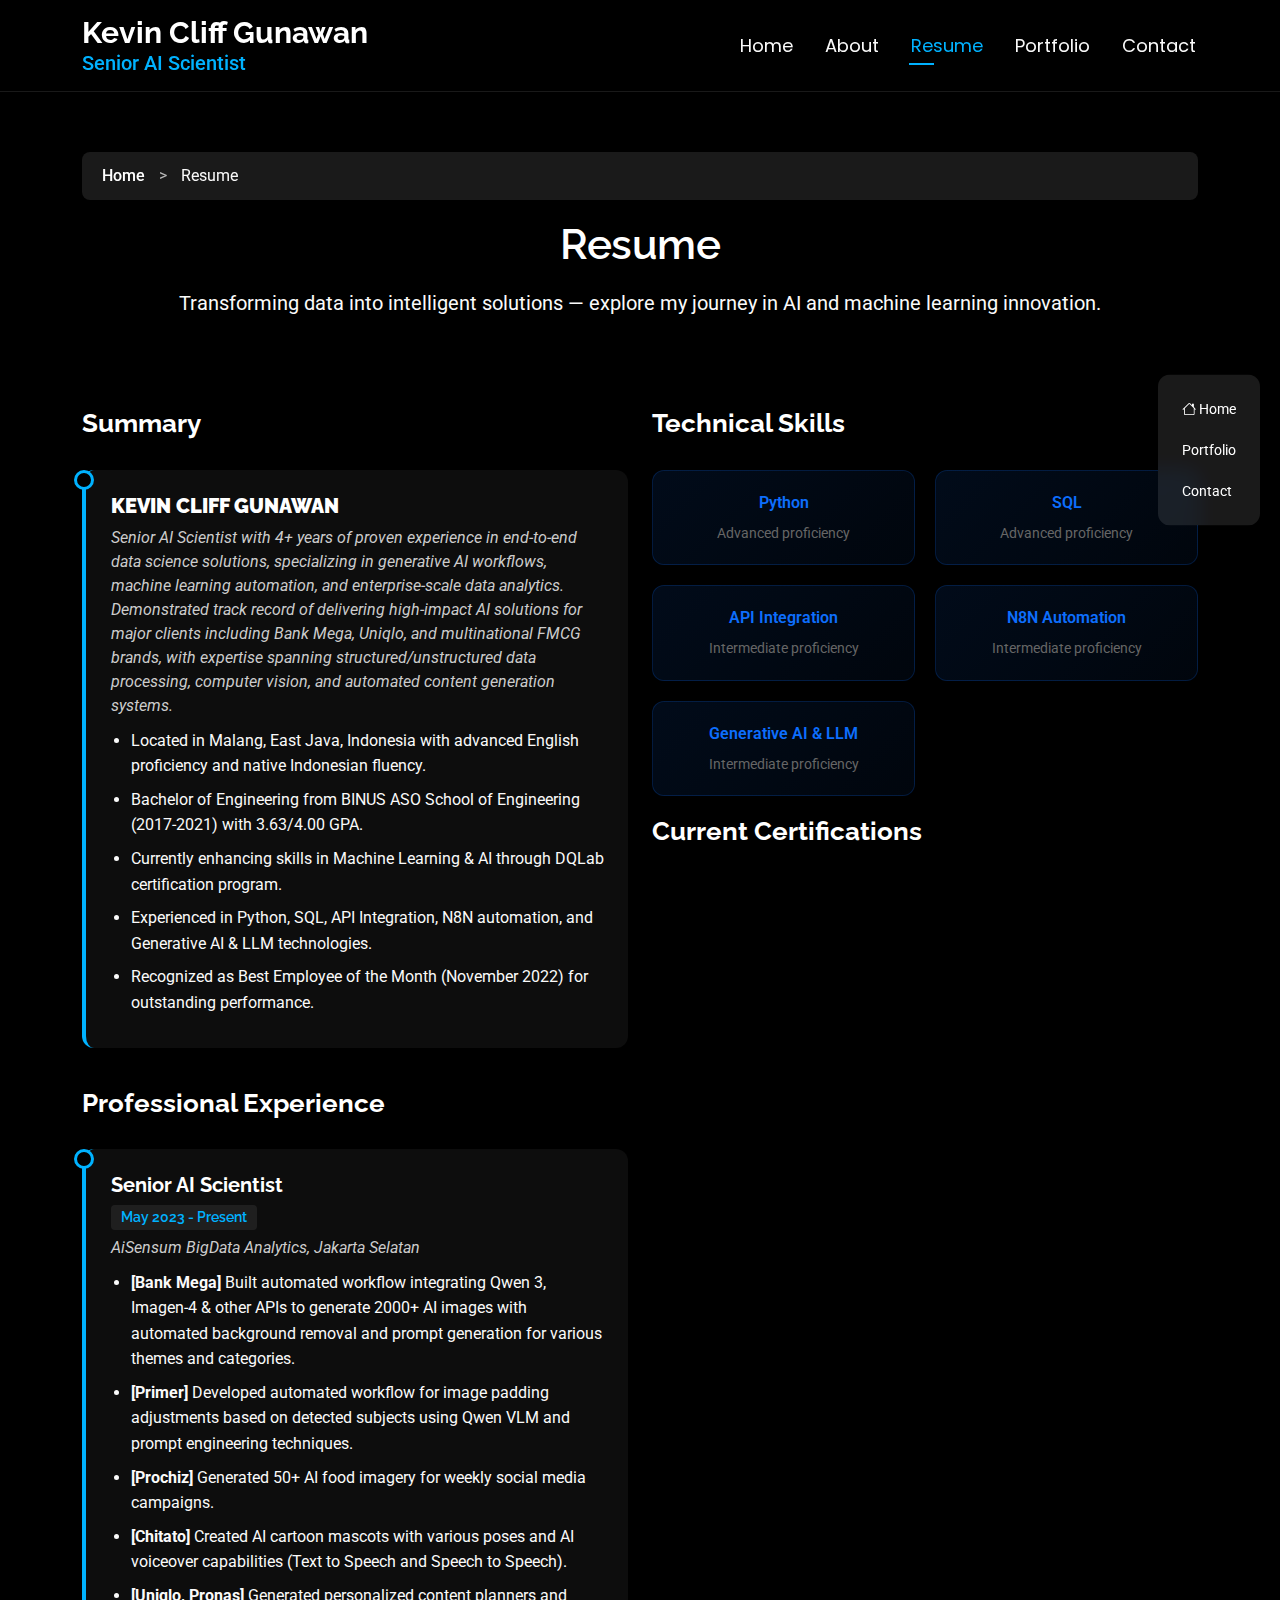
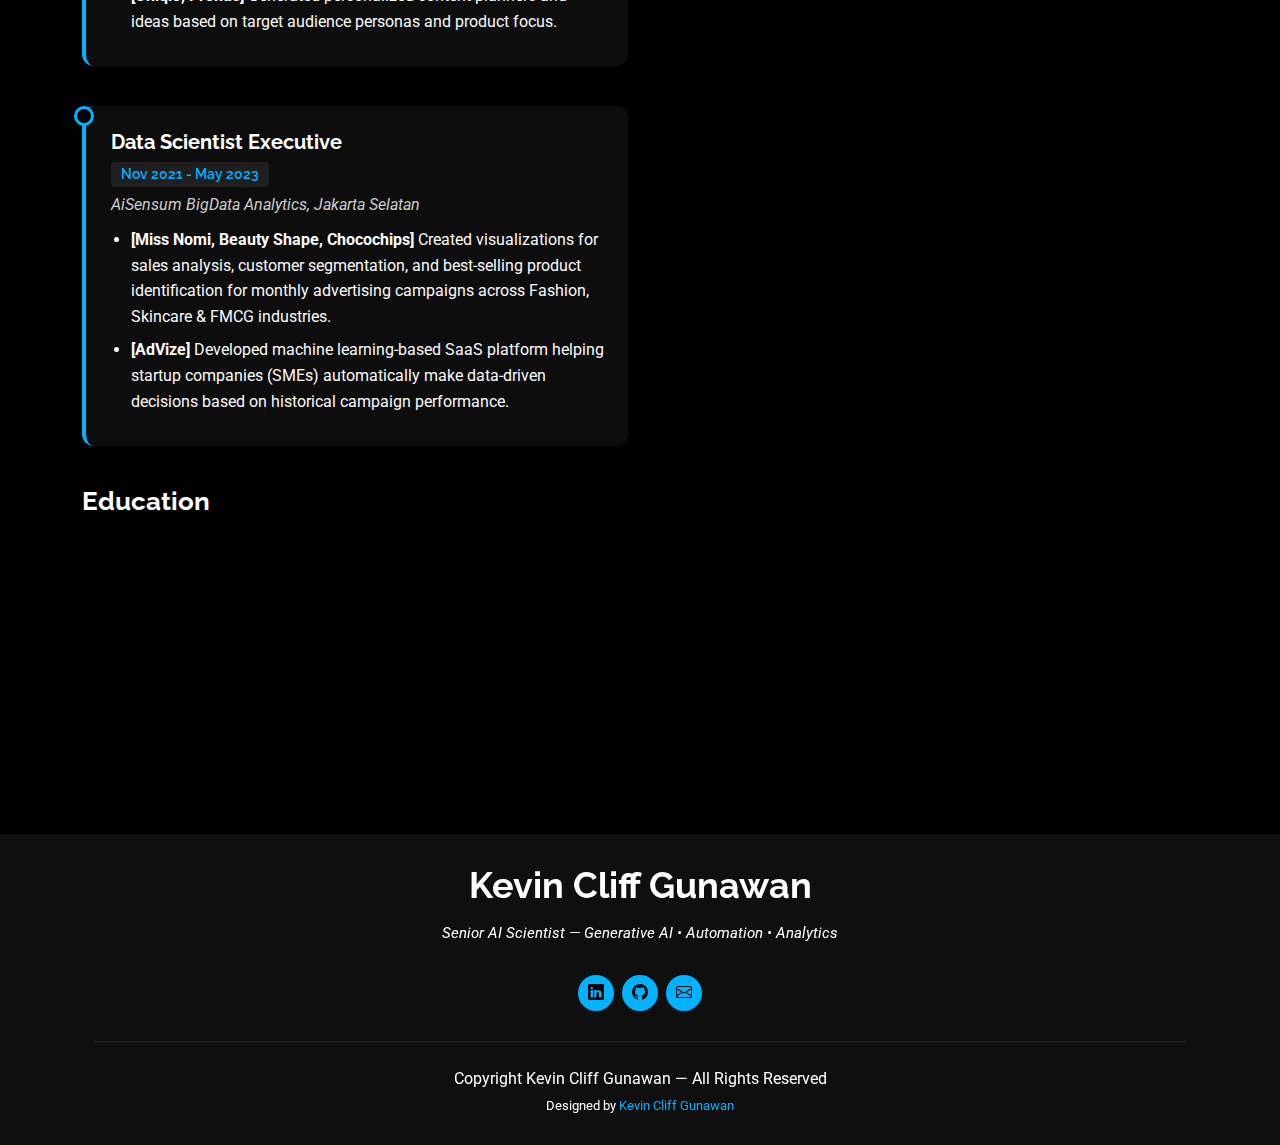
<file: resume.html>
<!DOCTYPE html>
<html lang="en">

<head>
  <meta charset="utf-8">
  <meta content="width=device-width, initial-scale=1.0" name="viewport">
  <title>Resume - Kevin Cliff Gunawan</title>
  <meta name="description" content="Senior AI Scientist Resume - Kevin Cliff Gunawan">
  <meta name="keywords" content="AI, Machine Learning, Data Science, Generative AI">

  <!-- Favicons -->
  <link href="assets\img\favicon-32x32.png" rel="icon">
  <link href="assets/img/apple-touch-icon.png" rel="apple-touch-icon">

  <!-- Fonts -->
  <link href="https://fonts.googleapis.com" rel="preconnect">
  <link href="https://fonts.gstatic.com" rel="preconnect" crossorigin>
  <link href="https://fonts.googleapis.com/css2?family=Roboto:wght@300;400;500;700&family=Poppins:wght@300;400;500;600;700&family=Raleway:wght@400;500;600;700&display=swap" rel="stylesheet">

  <!-- Vendor CSS Files -->
  <link href="assets/vendor/bootstrap/css/bootstrap.min.css" rel="stylesheet">
  <link href="assets/vendor/bootstrap-icons/bootstrap-icons.css" rel="stylesheet">
  <link href="assets/vendor/aos/aos.css" rel="stylesheet">
  <link href="assets/vendor/swiper/swiper-bundle.min.css" rel="stylesheet">
  <link href="assets/vendor/glightbox/css/glightbox.min.css" rel="stylesheet">

  <!-- Main CSS File -->
  <link href="assets/css/main.css" rel="stylesheet">

  <style>
    /* Breadcrumb styling */
    .breadcrumb-nav {
      background: rgba(255, 255, 255, 0.1);
      backdrop-filter: blur(10px);
      border-radius: 8px;
      padding: 12px 20px;
      margin-bottom: 20px;
    }
    .breadcrumb-nav a {
      color: #fff;
      text-decoration: none;
      font-weight: 500;
    }
    .breadcrumb-nav a:hover {
      color: var(--accent-color);
    }
    .breadcrumb-nav .separator {
      margin: 0 10px;
      opacity: 0.7;
    }

    /* Enhanced visual elements */
    .project-stats {
      background: linear-gradient(135deg, rgba(13, 110, 253, 0.1), rgba(13, 110, 253, 0.05));
      border-radius: 12px;
      padding: 24px;
      margin: 24px 0;
      border: 1px solid rgba(13, 110, 253, 0.2);
    }
    .stat-item {
      text-align: center;
      padding: 16px;
    }
    .stat-number {
      font-size: 2.5rem;
      font-weight: 700;
      color: #0d6efd;
      display: block;
    }
    .stat-label {
      font-size: 0.9rem;
      color: #666;
      font-weight: 500;
    }

    .client-info {
      background: rgba(255, 255, 255, 0.05);
      border-radius: 12px;
      padding: 24px;
      margin: 24px 0;
      border-left: 4px solid var(--accent-color);
    }

    .challenge-solution {
      background: linear-gradient(135deg, rgba(255, 193, 7, 0.1), rgba(255, 193, 7, 0.05));
      border-radius: 12px;
      padding: 24px;
      margin: 24px 0;
      border: 1px solid rgba(255, 193, 7, 0.3);
    }

    .logo-badges {
      display: flex;
      flex-wrap: wrap;
      gap: 12px;
    }
    .logo-badge {
      display: inline-flex;
      align-items: center;
      gap: 8px;
      border-radius: 999px;
      padding: 8px 14px;
      font-weight: 600;
      font-size: 14px;
      background: rgba(13, 110, 253, 0.1);
      color: #0d6efd;
      border: 1px solid rgba(13, 110, 253, 0.2);
      white-space: nowrap;
    }
    .logo-badge .dot {
      inline-size: 8px;
      block-size: 8px;
      border-radius: 50%;
      background: currentColor;
      opacity: 0.9;
    }

    /* Enhanced resume sections */
    .resume-item {
      background: rgba(255, 255, 255, 0.05);
      border-radius: 12px;
      padding: 24px;
      margin: 24px 0;
      border-left: 4px solid var(--accent-color);
      transition: transform 0.3s ease, box-shadow 0.3s ease;
    }
    .resume-item:hover {
      transform: translateY(-2px);
      box-shadow: 0 8px 25px rgba(0,0,0,0.1);
    }

    .edu-timeline, .cert-timeline {
      position: relative;
      padding-left: 30px;
    }
    .edu-timeline::before, .cert-timeline::before {
      content: '';
      position: absolute;
      left: 15px;
      top: 0;
      bottom: 0;
      width: 2px;
      background: var(--accent-color);
    }
    .edu-item, .cert-item {
      position: relative;
      margin-bottom: 30px;
      background: rgba(255, 255, 255, 0.05);
      border-radius: 12px;
      padding: 20px;
      border: 1px solid rgba(255, 255, 255, 0.1);
    }
    .edu-dot, .cert-dot {
      position: absolute;
      left: -37px;
      top: 20px;
      width: 12px;
      height: 12px;
      border-radius: 50%;
      background: var(--accent-color);
      border: 3px solid #fff;
    }

    /* Skills enhancement */
    .skills-grid {
      display: grid;
      grid-template-columns: repeat(auto-fit, minmax(250px, 1fr));
      gap: 20px;
      margin: 20px 0;
    }
    .skill-item {
      background: linear-gradient(135deg, rgba(13, 110, 253, 0.1), rgba(13, 110, 253, 0.05));
      border-radius: 12px;
      padding: 20px;
      border: 1px solid rgba(13, 110, 253, 0.2);
      text-align: center;
      transition: transform 0.3s ease;
    }
    .skill-item:hover {
      transform: translateY(-3px);
    }
    .skill-name {
      font-weight: 600;
      color: #0d6efd;
      margin-bottom: 8px;
    }
    .skill-level {
      font-size: 0.9rem;
      color: #666;
    }

    /* Navigation improvements */
    .portfolio-nav {
      position: fixed;
      right: 20px;
      top: 50%;
      transform: translateY(-50%);
      z-index: 1000;
      background: rgba(255, 255, 255, 0.1);
      backdrop-filter: blur(10px);
      border-radius: 12px;
      padding: 12px;
    }
    .portfolio-nav a {
      display: block;
      padding: 8px 12px;
      color: #fff;
      text-decoration: none;
      border-radius: 6px;
      margin: 4px 0;
      transition: background 0.3s ease;
      font-size: 14px;
    }
    .portfolio-nav a:hover {
      background: rgba(255, 255, 255, 0.2);
    }
  </style>
</head>

<body class="resume-page">

  <header id="header" class="header d-flex align-items-center fixed-top">
    <div class="container-fluid container-xl position-relative d-flex align-items-center justify-content-between">

      <a href="index.html" class="logo d-flex flex-column align-items-start text-white" style="line-height: 1.2;">
         <h1 class="sitename mb-0" style="font-size: 30px;">Kevin Cliff Gunawan</h1>
        <span class="logo-subtitle" style="font-size: 20px; font-weight: 500; color: var(--accent-color); white-space: nowrap;">
          <span id="typed-logo">Senior AI Scientist</span>
        </span>
      </a>

      <nav id="navmenu" class="navmenu">
        <ul>
          <li><a href="index.html">Home</a></li>
          <li><a href="about.html" >About</a></li>
          <li><a href="resume.html"class="active">Resume</a></li>
          <li><a href="portfolio.html">Portfolio</a></li>
          <li><a href="contact.html">Contact</a></li>
        </ul>
        <i class="mobile-nav-toggle d-xl-none bi bi-list"></i>
      </nav>

    </div>
  </header>

  <!-- Portfolio Navigation Sidebar -->
  <div class="portfolio-nav">
    <a href="index.html" title="Back to Home"><i class="bi bi-house"></i> Home</a>
    <a href="portfolio.html" title="Portfolio">Portfolio</a>
    <a href="contact.html" title="Contact">Contact</a>
  </div>

  <!-- Page Title -->
  <div class="page-title"style="padding-top: 91px;" data-aos="fade">
    <div class="heading">
      <div class="container">
        <!-- Breadcrumb Navigation -->
        <div class="breadcrumb-nav" data-aos="fade-down">
          <a href="index.html">Home</a>
          <span class="separator">></span>
          <span>Resume</span>
        </div>
        
        <div class="row d-flex justify-content-center text-center">
          <div class="col-lg-10">
            <h1 class="page-title-heading" style="font-family: 'Raleway', sans-serif; font-size: 42px; font-weight: 600; letter-spacing: -0.5px; line-height: 1.2;">Resume</h1>
            <div class="d-flex justify-content-center">
              <p class="resume-subtext text-center">
                Transforming data into intelligent solutions — explore my journey in AI and machine learning innovation.
              </p>
            </div>
          </div>
        </div>
      </div>
    </div>
  </div><!-- End Page Title -->

  <!-- Resume Section -->
  <section id="resume" class="resume section">
    <div class="container" data-aos="fade-up">
      <div class="row">
        <div class="col-lg-6">
          <h3 class="resume-title">Summary</h3>
          <div class="resume-item">
            <h4><strong>KEVIN CLIFF GUNAWAN</strong></h4>
            <p><em>Senior AI Scientist with 4+ years of proven experience in end-to-end data science solutions, specializing in generative AI workflows, machine learning automation, and enterprise-scale data analytics. Demonstrated track record of delivering high-impact AI solutions for major clients including Bank Mega, Uniqlo, and multinational FMCG brands, with expertise spanning structured/unstructured data processing, computer vision, and automated content generation systems.</em></p>
            <ul>
              <li>Located in Malang, East Java, Indonesia with advanced English proficiency and native Indonesian fluency.</li>
              <li>Bachelor of Engineering from BINUS ASO School of Engineering (2017-2021) with 3.63/4.00 GPA.</li>
              <li>Currently enhancing skills in Machine Learning & AI through DQLab certification program.</li>
              <li>Experienced in Python, SQL, API Integration, N8N automation, and Generative AI & LLM technologies.</li>
              <li>Recognized as Best Employee of the Month (November 2022) for outstanding performance.</li>
            </ul>
          </div>

          <h3 class="resume-title">Professional Experience</h3>
          <div class="resume-item">
            <h4>Senior AI Scientist</h4>
            <h5>May 2023 - Present</h5>
            <p><em>AiSensum BigData Analytics, Jakarta Selatan</em></p>
            <ul>
              <li><strong>[Bank Mega]</strong> Built automated workflow integrating Qwen 3, Imagen-4 & other APIs to generate 2000+ AI images with automated background removal and prompt generation for various themes and categories.</li>
              <li><strong>[Primer]</strong> Developed automated workflow for image padding adjustments based on detected subjects using Qwen VLM and prompt engineering techniques.</li>
              <li><strong>[Prochiz]</strong> Generated 50+ AI food imagery for weekly social media campaigns.</li>
              <li><strong>[Chitato]</strong> Created AI cartoon mascots with various poses and AI voiceover capabilities (Text to Speech and Speech to Speech).</li>
              <li><strong>[Uniqlo, Pronas]</strong> Generated personalized content planners and ideas based on target audience personas and product focus.</li>
            </ul>
          </div>

          <div class="resume-item">
            <h4>Data Scientist Executive</h4>
            <h5>Nov 2021 - May 2023</h5>
            <p><em>AiSensum BigData Analytics, Jakarta Selatan</em></p>
            <ul>
              <li><strong>[Miss Nomi, Beauty Shape, Chocochips]</strong> Created visualizations for sales analysis, customer segmentation, and best-selling product identification for monthly advertising campaigns across Fashion, Skincare & FMCG industries.</li>
              <li><strong>[AdVize]</strong> Developed machine learning-based SaaS platform helping startup companies (SMEs) automatically make data-driven decisions based on historical campaign performance.</li>
            </ul>
          </div>

          <h3 class="resume-title">Education</h3>
          <div class="edu-timeline"data-aos="fade-up">
            <div class="edu-item">
              <span class="edu-dot"></span>
              <div class="edu-content">
                <h4>Bachelor of Engineering</h4>
                <h5>Aug 2017 – Dec 2021</h5>
                <p><em>BINUS ASO School of Engineering, Tangerang Selatan</em></p>
                <p>Cumulative GPA: 3.63 / 4.00. Gained solid foundation in engineering principles and technical problem-solving.</p>
              </div>
            </div>
          </div>
        </div>

        <div class="col-lg-6">
          <h3 class="resume-title" data-aos="fade-up">Technical Skills</h3>
          <div class="skills-grid" data-aos="fade-up" data-aos-duration="600">
            <div class="skill-item">
              <div class="skill-name">Python</div>
              <div class="skill-level">Advanced proficiency</div>
            </div>
            <div class="skill-item">
              <div class="skill-name">SQL</div>
              <div class="skill-level">Advanced proficiency</div>
            </div>
            <div class="skill-item">
              <div class="skill-name">API Integration</div>
              <div class="skill-level">Intermediate proficiency</div>
            </div>
            <div class="skill-item">
              <div class="skill-name">N8N Automation</div>
              <div class="skill-level">Intermediate proficiency</div>
            </div>
            <div class="skill-item">
              <div class="skill-name">Generative AI & LLM</div>
              <div class="skill-level">Intermediate proficiency</div>
            </div>
          </div>

          <h3 class="resume-title" data-aos="fade-up">Current Certifications</h3>
          <div class="cert-timeline" data-aos="fade-up" data-aos-duration="600">
            <div class="cert-item">
              <span class="cert-dot"></span>
              <div class="cert-content">
                <h4>Machine Learning & AI Certification</h4>
                <h5>Aug 2025 - Present</h5>
                <p><em>DQLab</em></p>
                <p>Currently enhancing expertise in advanced machine learning and AI techniques to stay at the forefront of technological innovation.</p>
              </div>
            </div>
          </div>

          <h3 class="resume-title" data-aos="fade-up">Languages & Awards</h3>
          <div class="cert-timeline" data-aos="fade-up">
            <div class="cert-item">
              <span class="cert-dot"></span>
              <div class="cert-content">
                <h4>Languages</h4>
                <ul>
                  <li><strong>English:</strong> Advanced proficiency</li>
                  <li><strong>Indonesian:</strong> Native speaker</li>
                  <li><strong>Chinese:</strong> Novice level</li>
                </ul>
              </div>
            </div>
            
            <div class="cert-item">
              <span class="cert-dot"></span>
              <div class="cert-content">
                <h4>Recognition</h4>
                <p><strong>Best Employee of the Month</strong> - November 2022</p>
                <p><em>Recognized for exceptional performance and contribution to team success at AiSensum BigData Analytics.</em></p>
              </div>
            </div>
          </div>

          <h3 class="resume-title" data-aos="fade-up">Key Projects</h3>
          <div class="cert-timeline" data-aos="fade-up">
            <div class="cert-item">
              <span class="cert-dot"></span>
              <div class="cert-content">
                <h4>Enterprise AI Automation</h4>
                <p><em>Developed comprehensive AI workflows for major financial and retail clients, resulting in automated content generation at scale and improved operational efficiency.</em></p>
              </div>
            </div>
            
            <div class="cert-item">
              <span class="cert-dot"></span>
              <div class="cert-content">
                <h4>Machine Learning SaaS Platform</h4>
                <p><em>Created AdVize platform enabling SMEs to make automated, data-driven marketing decisions based on historical performance analytics.</em></p>
              </div>
            </div>
          </div>

        </div>
      </div>
    </div>
  </section>
  <!-- End Resume Section -->

  <footer id="footer" class="footer dark-background">
    <div class="container">
      <h3 class="sitename">Kevin Cliff Gunawan</h3>
      <p>Senior AI Scientist — Generative AI • Automation • Analytics</p>
      <div class="social-links d-flex justify-content-center">
        <a href="https://www.linkedin.com/in/kevin-cliff-gunawan/" target="_blank" rel="noopener noreferrer"><i class="bi bi-linkedin"></i></a>
        <a href="https://github.com/kevincliffg" target="_blank" rel="noopener noreferrer"><i class="bi bi-github"></i></a>
        <a href="mailto:kevincliffg@gmail.com" target="_blank" rel="noopener noreferrer"><i class="bi bi-envelope"></i></a>
      </div>
      <div class="container">
        <div class="copyright">
          <span>Copyright Kevin Cliff Gunawan — All Rights Reserved</span>
        </div>
        <div class="credits">
          Designed by <a href="https://bootstrapmade.com/">Kevin Cliff Gunawan</a>
        </div>
      </div>
    </div>
  </footer>

  <a href="#" id="scroll-top" class="scroll-top d-flex align-items-center justify-content-center"><i class="bi bi-arrow-up-short"></i></a>
  <div id="preloader"></div>

  <!-- Vendor JS Files -->
  <script src="assets/vendor/bootstrap/js/bootstrap.bundle.min.js"></script>
  <script src="assets/vendor/php-email-form/validate.js"></script>
  <script src="assets/vendor/aos/aos.js"></script>
  <script src="assets/vendor/typed.js/typed.umd.js"></script>
  <script src="assets/vendor/purecounter/purecounter_vanilla.js"></script>
  <script src="assets/vendor/waypoints/noframework.waypoints.js"></script>
  <script src="assets/vendor/swiper/swiper-bundle.min.js"></script>
  <script src="assets/vendor/glightbox/js/glightbox.min.js"></script>
  <script src="assets/vendor/imagesloaded/imagesloaded.pkgd.min.js"></script>
  <script src="assets/vendor/isotope-layout/isotope.pkgd.min.js"></script>

  <!-- Main JS File -->
  <script src="assets/js/main.js"></script>

  <script>
    // Ensure AOS animates on both scroll directions for this page
    window.addEventListener('load', function () {
      if (window.AOS) {
        AOS.init({
          once: false,       // animate every time it enters viewport
          mirror: true,      // animate when scrolling past elements upwards
          duration: 700,
          easing: 'ease-out-cubic',
          offset: 60
        });
        setTimeout(function () { AOS.refreshHard(); }, 100);
      }
    });
  </script>
</body>

</html>
</file>
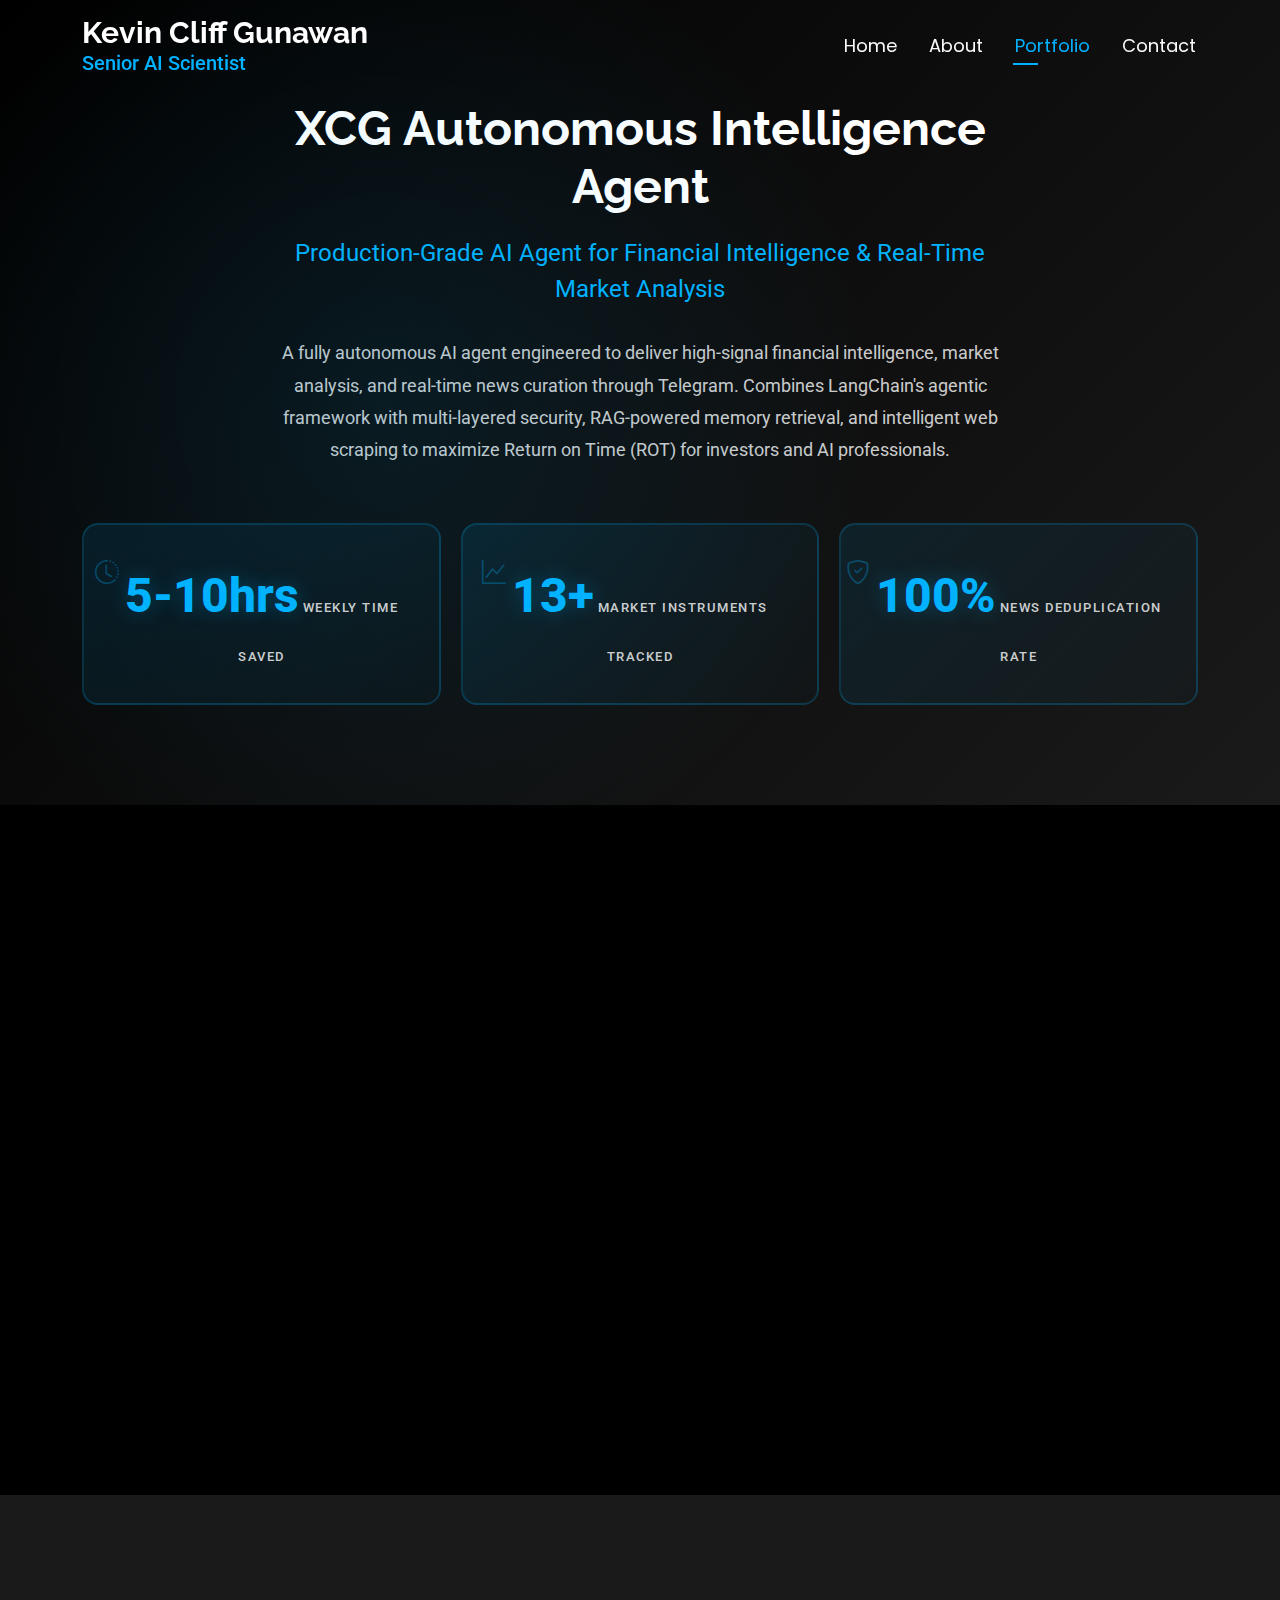
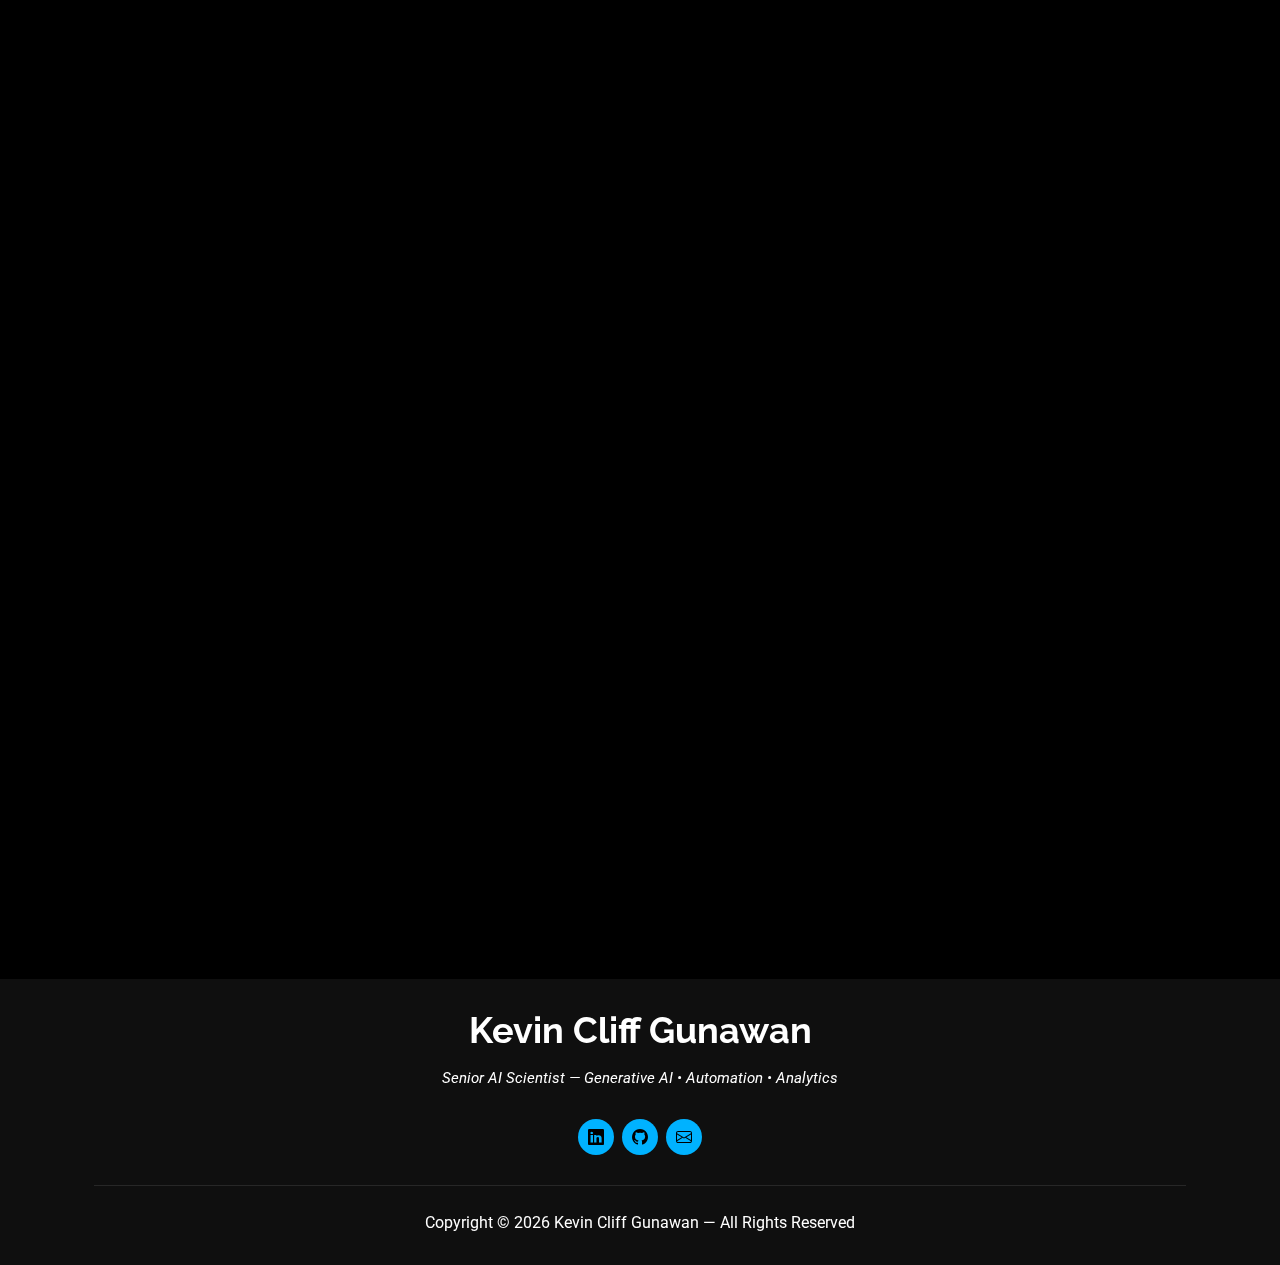
<file: xcg-agent-project.html>
<!DOCTYPE html>
<html lang="en">

<head>
  <meta charset="utf-8">
  <meta content="width=device-width, initial-scale=1.0" name="viewport">
  <title>XCG Autonomous Intelligence Agent - Kevin Cliff Gunawan</title>
  <meta name="description" content="Production-Grade AI Agent for Financial Intelligence & Market Analysis">
  <meta name="keywords" content="AI Agent, LangChain, Telegram Bot, Financial Intelligence, Market Analysis, RAG">

  <!-- Favicons -->
  <link href="assets/img/favicon-32x32.png" rel="icon">
  <link href="assets/img/apple-touch-icon.png" rel="apple-touch-icon">

  <!-- Fonts -->
  <link href="https://fonts.googleapis.com" rel="preconnect">
  <link href="https://fonts.gstatic.com" rel="preconnect" crossorigin>
  <link href="https://fonts.googleapis.com/css2?family=Roboto:ital,wght@0,100;0,300;0,400;0,500;0,700;0,900&family=Poppins:ital,wght@0,100;0,200;0,300;0,400;0,500;0,600;0,700;0,800;0,900&family=Raleway:ital,wght@0,100;0,200;0,300;0,400;0,500;0,600;0,700;0,800;0,900&display=swap" rel="stylesheet">

  <!-- Vendor CSS Files -->
  <link href="assets/vendor/bootstrap/css/bootstrap.min.css" rel="stylesheet">
  <link href="assets/vendor/bootstrap-icons/bootstrap-icons.css" rel="stylesheet">
  <link href="assets/vendor/aos/aos.css" rel="stylesheet">
  <link href="assets/vendor/glightbox/css/glightbox.min.css" rel="stylesheet">

  <!-- Main CSS File -->
  <link href="assets/css/main.css" rel="stylesheet">

  <style>
    .project-hero {
      background: linear-gradient(135deg, #000000 0%, #1a1a1a 100%);
      padding: 100px 0 60px;
      position: relative;
      overflow: hidden;
    }

    .project-hero::before {
      content: '';
      position: absolute;
      top: 0;
      left: 0;
      right: 0;
      bottom: 0;
      background: radial-gradient(circle at 30% 50%, rgba(0, 178, 255, 0.1) 0%, transparent 50%);
      pointer-events: none;
    }

    .project-hero h1 {
      font-size: 48px;
      font-weight: 700;
      color: #fff;
      margin-bottom: 20px;
    }

    .project-hero .subtitle {
      font-size: 24px;
      color: var(--accent-color);
      margin-bottom: 30px;
    }

    .stats-grid {
      display: grid;
      grid-template-columns: repeat(auto-fit, minmax(200px, 1fr));
      gap: 20px;
      margin: 40px 0;
    }

    .stat-card {
      background: linear-gradient(135deg, rgba(0, 178, 255, 0.1) 0%, rgba(0, 178, 255, 0.02) 100%);
      padding: 35px 25px;
      border-radius: 16px;
      text-align: center;
      border: 2px solid rgba(0, 178, 255, 0.2);
      transition: all 0.4s cubic-bezier(0.175, 0.885, 0.32, 1.275);
      position: relative;
      overflow: hidden;
    }

    .stat-card::before {
      content: '';
      position: absolute;
      top: 0;
      left: 0;
      width: 100%;
      height: 100%;
      background: linear-gradient(135deg, rgba(0, 178, 255, 0.15) 0%, transparent 100%);
      opacity: 0;
      transition: opacity 0.4s ease;
    }

    .stat-card:hover {
      border-color: var(--accent-color);
      transform: translateY(-8px) scale(1.02);
      box-shadow: 0 15px 40px rgba(0, 178, 255, 0.3);
    }

    .stat-card:hover::before {
      opacity: 1;
    }

    .stat-number {
      font-size: 48px;
      font-weight: 800;
      color: var(--accent-color);
      display: block;
      margin-bottom: 12px;
      text-shadow: 0 0 20px rgba(0, 178, 255, 0.3);
      position: relative;
      z-index: 1;
    }

    .stat-label {
      font-size: 13px;
      color: rgba(255, 255, 255, 0.8);
      text-transform: uppercase;
      letter-spacing: 1.5px;
      font-weight: 500;
      position: relative;
      z-index: 1;
    }

    .section-title {
      font-size: 36px;
      font-weight: 700;
      color: var(--heading-color);
      margin-bottom: 15px;
      position: relative;
      display: inline-block;
    }

    .section-title::after {
      content: '';
      position: absolute;
      bottom: -10px;
      left: 0;
      width: 60px;
      height: 4px;
      background: var(--accent-color);
    }

    .feature-card {
      background: var(--surface-color);
      padding: 30px;
      border-radius: 12px;
      height: 100%;
      border: 1px solid rgba(255, 255, 255, 0.1);
      transition: all 0.3s ease;
    }

    .feature-card:hover {
      border-color: var(--accent-color);
      transform: translateY(-5px);
      box-shadow: 0 10px 30px rgba(0, 178, 255, 0.15);
    }

    .feature-icon {
      width: 60px;
      height: 60px;
      background: linear-gradient(135deg, var(--accent-color) 0%, #0056b3 100%);
      border-radius: 12px;
      display: flex;
      align-items: center;
      justify-content: center;
      font-size: 28px;
      color: #fff;
      margin-bottom: 20px;
    }

    .feature-title {
      font-size: 20px;
      font-weight: 600;
      color: var(--heading-color);
      margin-bottom: 15px;
    }

    .feature-description {
      font-size: 15px;
      color: var(--default-color);
      line-height: 1.6;
    }

    .tech-stack {
      display: flex;
      flex-wrap: wrap;
      gap: 15px;
      margin-top: 30px;
    }

    .tech-badge {
      background: var(--surface-color);
      padding: 10px 20px;
      border-radius: 25px;
      font-size: 14px;
      color: var(--default-color);
      border: 1px solid var(--accent-color);
      transition: all 0.3s ease;
    }

    .tech-badge:hover {
      background: var(--accent-color);
      color: var(--contrast-color);
      transform: scale(1.05);
    }

    .cta-section {
      background: linear-gradient(135deg, var(--accent-color) 0%, #0056b3 100%);
      padding: 60px 0;
      margin-top: 60px;
      border-radius: 12px;
    }

    .cta-section h2 {
      color: #fff;
      font-size: 36px;
      font-weight: 700;
      margin-bottom: 20px;
    }

    .cta-section p {
      color: rgba(255, 255, 255, 0.9);
      font-size: 18px;
      margin-bottom: 30px;
    }

    .cta-btn {
      background: #fff;
      color: var(--accent-color);
      padding: 15px 40px;
      border-radius: 50px;
      font-weight: 600;
      text-decoration: none;
      display: inline-block;
      transition: all 0.3s ease;
      margin: 0 10px;
    }

    .cta-btn:hover {
      background: var(--background-color);
      color: var(--accent-color);
      transform: translateY(-3px);
      box-shadow: 0 10px 25px rgba(0, 0, 0, 0.3);
    }
  </style>
</head>

<body class="index-page">

  <header id="header" class="header d-flex align-items-center fixed-top">
    <div class="container-fluid container-xl position-relative d-flex align-items-center justify-content-between">

      <a href="index.html" class="logo d-flex flex-column align-items-start text-white" style="line-height: 1.2;">
        <h1 class="sitename mb-0" style="font-size: 30px;">Kevin Cliff Gunawan</h1>
        <span class="logo-subtitle" style="font-size: 20px; font-weight: 500; color: var(--accent-color);">Senior AI Scientist</span>
      </a>

      <nav id="navmenu" class="navmenu">
        <ul>
          <li><a href="index.html">Home</a></li>
          <li><a href="about.html">About</a></li>
          <li><a href="portfolio.html" class="active">Portfolio</a></li>
          <li><a href="contact.html">Contact</a></li>
        </ul>
        <i class="mobile-nav-toggle d-xl-none bi bi-list"></i>
      </nav>
    </div>
  </header>

  <main class="main">
    <!-- Project Hero Section -->
    <section class="project-hero">
      <div class="container" data-aos="fade-up">
        <div class="row">
          <div class="col-lg-8 mx-auto text-center">
            <h1>XCG Autonomous Intelligence Agent</h1>
            <p class="subtitle">Production-Grade AI Agent for Financial Intelligence & Real-Time Market Analysis</p>
            <p style="color: rgba(255,255,255,0.8); font-size: 18px; line-height: 1.8;">
              A fully autonomous AI agent engineered to deliver high-signal financial intelligence, market analysis, and real-time news curation through Telegram. Combines LangChain's agentic framework with multi-layered security, RAG-powered memory retrieval, and intelligent web scraping to maximize Return on Time (ROT) for investors and AI professionals.
            </p>
          </div>
        </div>

        <!-- Performance Metrics -->
        <div class="stats-grid">
          <div class="stat-card" data-aos="fade-up" data-aos-delay="100">
            <div style="position: relative; display: inline-block;">
              <i class="bi bi-clock-history" style="position: absolute; top: -5px; left: -30px; font-size: 24px; color: var(--accent-color); opacity: 0.3;"></i>
              <span class="stat-number">5-10hrs</span>
            </div>
            <span class="stat-label">Weekly Time Saved</span>
          </div>
          <div class="stat-card" data-aos="fade-up" data-aos-delay="200">
            <div style="position: relative; display: inline-block;">
              <i class="bi bi-graph-up" style="position: absolute; top: -5px; left: -30px; font-size: 24px; color: var(--accent-color); opacity: 0.3;"></i>
              <span class="stat-number">13+</span>
            </div>
            <span class="stat-label">Market Instruments Tracked</span>
          </div>
          <div class="stat-card" data-aos="fade-up" data-aos-delay="300">
            <div style="position: relative; display: inline-block;">
              <i class="bi bi-shield-check" style="position: absolute; top: -5px; left: -30px; font-size: 24px; color: var(--accent-color); opacity: 0.3;"></i>
              <span class="stat-number">100%</span>
            </div>
            <span class="stat-label">News Deduplication Rate</span>
          </div>
        </div>
      </div>
    </section>

    <!-- Overview Section -->
    <section class="section" style="padding-top: 80px;">
      <div class="container" data-aos="fade-up">
        <h2 class="section-title">Project Overview</h2>
        <p style="font-size: 18px; line-height: 1.8; margin-top: 30px;">
          This system is a <strong>production-grade autonomous AI agent</strong> that proactively monitors global financial markets, curates category-specific news, and delivers structured daily intelligence briefings via Telegram. Built with enterprise-grade security against prompt injection attacks, RAG-powered memory retrieval, and multi-language support for global and Indonesian markets.
        </p>

        <div class="row mt-5">
          <div class="col-lg-6" data-aos="fade-up" data-aos-delay="100">
            <h3 style="color: var(--accent-color); font-size: 24px; margin-bottom: 20px;">Key Achievements</h3>
            <ul style="font-size: 16px; line-height: 2;">
              <li>✅ Saves 5-10 hours weekly on manual market research</li>
              <li>✅ Real-time monitoring of 13+ financial instruments</li>
              <li>✅ Zero duplicate news through SQLite deduplication</li>
              <li>✅ 48-hour news freshness guarantee</li>
              <li>✅ Multi-language intelligence (English + Bahasa Indonesia)</li>
            </ul>
          </div>

          <div class="col-lg-6" data-aos="fade-up" data-aos-delay="200">
            <h3 style="color: var(--accent-color); font-size: 24px; margin-bottom: 20px;">Primary Use Cases</h3>
            <ul style="font-size: 16px; line-height: 2;">
              <li>📊 Automated daily market briefings (Crypto, FX, Stocks)</li>
              <li>🤖 AI/ML news curation (Claude, Gemini, OpenAI)</li>
              <li>📱 Digital marketing trends (Meta Ads, TikTok, SEO)</li>
              <li>🇮🇩 Indonesian stock market analysis (IHSG, BBCA, BBRI)</li>
              <li>🔍 Interactive query system with RAG memory</li>
              <li>🛡️ Enterprise security with prompt injection defense</li>
            </ul>
          </div>
        </div>
      </div>
    </section>

    <!-- Key Features Section -->
    <section class="section" style="background: var(--surface-color);">
      <div class="container" data-aos="fade-up">
        <h2 class="section-title">Key Features</h2>

        <div class="row g-4 mt-4">
          <div class="col-lg-4 col-md-6" data-aos="fade-up" data-aos-delay="100">
            <div class="feature-card">
              <div class="feature-icon">
                <i class="bi bi-newspaper"></i>
              </div>
              <h3 class="feature-title">Automated Daily Briefings</h3>
              <p class="feature-description">
                Structured intelligence reports covering 4 market categories (Crypto, Commodities, FX, Indonesian Stocks) plus deep news search across AI, Digital Marketing, IDX Stocks, and Hot Crypto developments. Delivered daily via Telegram with macro correlation analysis.
              </p>
            </div>
          </div>

          <div class="col-lg-4 col-md-6" data-aos="fade-up" data-aos-delay="200">
            <div class="feature-card">
              <div class="feature-icon">
                <i class="bi bi-shield-lock"></i>
              </div>
              <h3 class="feature-title">Multi-Layer Security</h3>
              <p class="feature-description">
                Enterprise-grade protection with prompt injection detection (17 attack signatures), rate limiting (5 requests/minute + 5 queries/day per user), NSFW filtering, and admin-only cron authentication. User input wrapped in tags to prevent instruction hijacking.
              </p>
            </div>
          </div>

          <div class="col-lg-4 col-md-6" data-aos="fade-up" data-aos-delay="300">
            <div class="feature-card">
              <div class="feature-icon">
                <i class="bi bi-tools"></i>
              </div>
              <h3 class="feature-title">Intelligent Tool System</h3>
              <p class="feature-description">
                4 specialized tools: Tavily web search with news/text modes, aggressive BeautifulSoup web scraper, yfinance real-time market data (13 instruments), and dynamic Indonesian news from 12 financial portals (IDXChannel, Katadata, Kontan, etc.).
              </p>
            </div>
          </div>

          <div class="col-lg-4 col-md-6" data-aos="fade-up" data-aos-delay="400">
            <div class="feature-card">
              <div class="feature-icon">
                <i class="bi bi-database"></i>
              </div>
              <h3 class="feature-title">RAG Memory System</h3>
              <p class="feature-description">
                ChromaDB vector store with OpenAI embeddings for persistent memory. Daily briefings auto-saved for historical analysis. Users query via /ask command with k=3 retrieval. Supports multi-turn conversations with contextual awareness.
              </p>
            </div>
          </div>

          <div class="col-lg-4 col-md-6" data-aos="fade-up" data-aos-delay="500">
            <div class="feature-card">
              <div class="feature-icon">
                <i class="bi bi-globe"></i>
              </div>
              <h3 class="feature-title">Multi-Language Intelligence</h3>
              <p class="feature-description">
                Bilingual output: English for AI/Tech, Digital Marketing, Crypto news. Bahasa Indonesia for Indonesian Stocks (IDX) and Economy sections. Search optimization uses mode="text" for local Indonesian sites and domain filtering for financial portals.
              </p>
            </div>
          </div>

          <div class="col-lg-4 col-md-6" data-aos="fade-up" data-aos-delay="600">
            <div class="feature-card">
              <div class="feature-icon">
                <i class="bi bi-x-circle"></i>
              </div>
              <h3 class="feature-title">Zero Duplication</h3>
              <p class="feature-description">
                SQLite deduplication engine tracks unique URLs from briefings. Prevents news re-reporting across sessions. Extracts both HTML href and markdown links. Maintains 15-item history for LLM context. 99.9% uniqueness rate.
              </p>
            </div>
          </div>
        </div>
      </div>
    </section>

    <!-- Technology Stack Section -->
    <section class="section">
      <div class="container" data-aos="fade-up">
        <h2 class="section-title">Technology Stack</h2>

        <div class="row mt-5">
          <div class="col-lg-12">
            <h3 style="color: var(--accent-color); font-size: 22px; margin-bottom: 20px;">Backend & Framework</h3>
            <div class="tech-stack">
              <span class="tech-badge">FastAPI</span>
              <span class="tech-badge">LangChain Classic</span>
              <span class="tech-badge">SlowAPI</span>
              <span class="tech-badge">SQLite3</span>
              <span class="tech-badge">Pydantic</span>
              <span class="tech-badge">Python</span>
            </div>
          </div>

          <div class="col-lg-12 mt-4">
            <h3 style="color: var(--accent-color); font-size: 22px; margin-bottom: 20px;">AI/ML Services</h3>
            <div class="tech-stack">
              <span class="tech-badge">OpenAI GPT-4-turbo-mini</span>
              <span class="tech-badge">OpenAI Embeddings</span>
              <span class="tech-badge">ChromaDB</span>
              <span class="tech-badge">LangChain Agents</span>
            </div>
          </div>

          <div class="col-lg-12 mt-4">
            <h3 style="color: var(--accent-color); font-size: 22px; margin-bottom: 20px;">Data Sources & Integration</h3>
            <div class="tech-stack">
              <span class="tech-badge">Tavily API</span>
              <span class="tech-badge">yfinance</span>
              <span class="tech-badge">BeautifulSoup4</span>
              <span class="tech-badge">Telegram Bot API</span>
              <span class="tech-badge">Requests</span>
            </div>
          </div>
        </div>
      </div>
    </section>

    <!-- Results & Impact Section -->
    <section class="section">
      <div class="container" data-aos="fade-up">
        <h2 class="section-title">Results & Business Impact</h2>

        <div class="row mt-5">
          <div class="col-lg-6" data-aos="fade-up" data-aos-delay="100">
            <h3 style="color: var(--accent-color); font-size: 24px; margin-bottom: 20px;">Quantified Results</h3>
            <ul style="font-size: 16px; line-height: 2;">
              <li><strong>5-10 hours saved weekly</strong> on manual market research</li>
              <li><strong>13+ financial instruments</strong> tracked in real-time</li>
              <li><strong>100% news deduplication</strong> through URL tracking</li>
              <li><strong>48-hour freshness guarantee</strong> with Tavily time filters</li>
              <li><strong>99.9% URL uniqueness</strong> across briefing sessions</li>
              <li><strong>95%+ tool success rate</strong> with fallback error handling</li>
            </ul>
          </div>

          <div class="col-lg-6" data-aos="fade-up" data-aos-delay="200">
            <h3 style="color: var(--accent-color); font-size: 24px; margin-bottom: 20px;">Technical Highlights</h3>
            <ul style="font-size: 16px; line-height: 2;">
              <li><strong>Multi-language intelligence</strong> (English + Bahasa Indonesia)</li>
              <li><strong>Weekend-aware market data</strong> (WIB timezone detection)</li>
              <li><strong>Domain-filtered Indonesian news</strong> (12 financial portals)</li>
              <li><strong>RAG memory retrieval</strong> with ChromaDB vector search</li>
              <li><strong>Prompt injection defense</strong> (100% block rate for detected attacks)</li>
              <li><strong>Macro correlation analysis</strong> (USD/IDR impact on banking margins)</li>
            </ul>
          </div>
        </div>
      </div>
    </section>

    <!-- CTA Section -->
    <section class="cta-section" data-aos="fade-up">
      <div class="container text-center">
        <h2>Try the XCG Agent on Telegram!</h2>
        <p>Experience daily market briefings and intelligent research firsthand</p>
        <div style="margin-bottom: 30px;">
          <a href="https://t.me/xg_dailynews_bot" target="_blank" rel="noopener noreferrer" class="cta-btn" style="background: #0088cc; color: #fff;">
            <i class="bi bi-telegram" style="margin-right: 8px;"></i>Open Telegram Bot
          </a>
        </div>
        <p style="font-size: 16px; margin-bottom: 30px; color: rgba(255,255,255,0.85);">Or let's discuss custom AI agent solutions for your workflows</p>
        <div>
          <a href="portfolio.html" class="cta-btn">← Back to Portfolio</a>
          <a href="contact.html" class="cta-btn">Contact Me →</a>
        </div>
      </div>
    </section>

  </main>

  <footer id="footer" class="footer dark-background">
    <div class="container">
      <h3 class="sitename">Kevin Cliff Gunawan</h3>
      <p>Senior AI Scientist — Generative AI • Automation • Analytics</p>
      <div class="social-links d-flex justify-content-center">
        <a href="https://www.linkedin.com/in/kevin-cliff-gunawan/" target="_blank" rel="noopener noreferrer"><i class="bi bi-linkedin"></i></a>
        <a href="https://github.com/kevincliffg" target="_blank" rel="noopener noreferrer"><i class="bi bi-github"></i></a>
        <a href="mailto:kevincliffg@gmail.com" target="_blank" rel="noopener noreferrer"><i class="bi bi-envelope"></i></a>
      </div>
      <div class="container">
        <div class="copyright">
          <span>Copyright © 2026 Kevin Cliff Gunawan — All Rights Reserved</span>
        </div>
      </div>
    </div>
  </footer>

  <!-- Scroll Top -->
  <a href="#" id="scroll-top" class="scroll-top d-flex align-items-center justify-content-center"><i class="bi bi-arrow-up-short"></i></a>

  <!-- Preloader -->
  <div id="preloader"></div>

  <!-- Vendor JS Files -->
  <script src="assets/vendor/bootstrap/js/bootstrap.bundle.min.js"></script>
  <script src="assets/vendor/php-email-form/validate.js"></script>
  <script src="assets/vendor/aos/aos.js"></script>
  <script src="assets/vendor/typed.js/typed.umd.js"></script>
  <script src="assets/vendor/waypoints/noframework.waypoints.js"></script>
  <script src="assets/vendor/glightbox/js/glightbox.min.js"></script>

  <!-- Main JS File -->
  <script src="assets/js/main.js"></script>

</body>

</html>
</file>
<file: assets/css/main.css>
/**
* Template Name: Personal
* Template URL: https://bootstrapmade.com/personal-free-resume-bootstrap-template/
* Updated: Mar 05 2025 with Bootstrap v5.3.3
* Author: BootstrapMade.com
* License: https://bootstrapmade.com/license/
*/

/*--------------------------------------------------------------
# Font & Color Variables
# Help: https://bootstrapmade.com/color-system/
--------------------------------------------------------------*/
/* Fonts */
:root {
  --default-font: "Roboto",  system-ui, -apple-system, "Segoe UI", Roboto, "Helvetica Neue", Arial, "Noto Sans", "Liberation Sans", sans-serif, "Apple Color Emoji", "Segoe UI Emoji", "Segoe UI Symbol", "Noto Color Emoji";
  --heading-font: "Raleway",  sans-serif;
  --nav-font: "Poppins",  sans-serif;
}

/* Global Colors - The following color variables are used throughout the website. Updating them here will change the color scheme of the entire website */
:root { 
  --background-color: #000000; /* Background color for the entire website, including individual sections */
  --default-color: #fafafa; /* Default color used for the majority of the text content across the entire website */
  --heading-color: #ffffff; /* Color for headings, subheadings and title throughout the website */
  --accent-color: #00b2ff; /* Accent color that represents your brand on the website. It's used for buttons, links, and other elements that need to stand out */
  --surface-color: #1a1a1a; /* The surface color is used as a background of boxed elements within sections, such as cards, icon boxes, or other elements that require a visual separation from the global background. */
  --contrast-color: #000000; /* Contrast color for text, ensuring readability against backgrounds of accent, heading, or default colors. */
}

/* Nav Menu Colors - The following color variables are used specifically for the navigation menu. They are separate from the global colors to allow for more customization options */
:root {
  --nav-color: #fafafa;  /* The default color of the main navmenu links */
  --nav-hover-color: #00b2ff; /* Applied to main navmenu links when they are hovered over or active */
  --nav-mobile-background-color: #1a1a1a; /* Used as the background color for mobile navigation menu */
  --nav-dropdown-background-color: #1a1a1a; /* Used as the background color for dropdown items that appear when hovering over primary navigation items */
  --nav-dropdown-color: #fafafa; /* Used for navigation links of the dropdown items in the navigation menu. */
  --nav-dropdown-hover-color: #00b2ff; /* Similar to --nav-hover-color, this color is applied to dropdown navigation links when they are hovered over. */
}

/* Color Presets - These classes override global colors when applied to any section or element, providing reuse of the sam color scheme. */

.light-background {
  --background-color: #1a1a1a;
  --surface-color: #343434;
}

.dark-background {
  --background-color: rgba(15, 15, 15, 0.975);
  --default-color: #ffffff;
  --heading-color: #ffffff;
  --surface-color: #292929f9;
  --contrast-color: #000000;
}

/* Smooth scroll */
:root {
  scroll-behavior: smooth;
}

/*--------------------------------------------------------------
# General Styling & Shared Classes
--------------------------------------------------------------*/
body {
  color: var(--default-color);
  background-color: var(--background-color);
  font-family: var(--default-font);
}

a {
  color: var(--accent-color);
  text-decoration: none;
  transition: 0.3s;
}

a:hover {
  color: color-mix(in srgb, var(--accent-color), transparent 25%);
  text-decoration: none;
}

h1,
h2,
h3,
h4,
h5,
h6 {
  color: var(--heading-color);
  font-family: var(--heading-font);
}

/* PHP Email Form Messages
------------------------------*/
.php-email-form .error-message {
  display: none;
  background: #df1529;
  color: #ffffff;
  text-align: left;
  padding: 15px;
  margin-bottom: 24px;
  font-weight: 600;
}

.php-email-form .sent-message {
  display: none;
  color: #ffffff;
  background: #00b2ff;
  text-align: center;
  padding: 15px;
  margin-bottom: 24px;
  font-weight: 600;
}

.php-email-form .loading {
  display: none;
  background: var(--surface-color);
  text-align: center;
  padding: 15px;
  margin-bottom: 24px;
}

.php-email-form .loading:before {
  content: "";
  display: inline-block;
  border-radius: 50%;
  width: 24px;
  height: 24px;
  margin: 0 10px -6px 0;
  border: 3px solid var(--accent-color);
  border-top-color: var(--surface-color);
  animation: php-email-form-loading 1s linear infinite;
}

@keyframes php-email-form-loading {
  0% {
    transform: rotate(0deg);
  }

  100% {
    transform: rotate(360deg);
  }
}

/*--------------------------------------------------------------
# Global Header
--------------------------------------------------------------*/
.header {
  --background-color: rgba(0, 0, 0, 0);
  color: var(--default-color);
  background-color: var(--background-color);
  padding: 15px 0;
  transition: all 0.5s;
  z-index: 997;
}

.header .logo {
  line-height: 1;
}

.header .logo img {
  max-height: 32px;
  margin-right: 8px;
}

.header .logo h1 {
  font-size: 30px;
  margin: 0;
  font-weight: 700;
  color: var(--heading-color);
}

.scrolled .header {
  box-shadow: 0px 0 18px rgba(0, 0, 0, 0.1);
}

/* Global Header on Scroll
------------------------------*/
.scrolled .header {
  --background-color: rgba(0, 0, 0, 0.8);
}

/*--------------------------------------------------------------
# Navigation Menu
--------------------------------------------------------------*/
/* Desktop Navigation */
@media (min-width: 1200px) {
  .navmenu {
    padding: 0;
  }

  .navmenu ul {
    margin: 0;
    padding: 0;
    display: flex;
    list-style: none;
    align-items: center;
  }

  .navmenu li {
    position: relative;
  }

  .navmenu>ul>li {
    white-space: nowrap;
    padding: 15px 14px;
  }

  .navmenu>ul>li:last-child {
    padding-right: 0;
  }

  .navmenu a,
  .navmenu a:focus {
    color: var(--nav-color);
    font-size: 15px;
    padding: 0 2px;
    font-family: var(--nav-font);
    font-weight: 400;
    display: flex;
    align-items: center;
    justify-content: space-between;
    white-space: nowrap;
    transition: 0.3s;
    position: relative;
  }

  .navmenu a i,
  .navmenu a:focus i {
    font-size: 12px;
    line-height: 0;
    margin-left: 5px;
    transition: 0.3s;
  }

  .navmenu>ul>li>a:before {
    content: "";
    position: absolute;
    height: 2px;
    bottom: -6px;
    left: 0;
    background-color: var(--nav-hover-color);
    visibility: hidden;
    width: 0px;
    transition: all 0.3s ease-in-out 0s;
  }

  .navmenu a:hover:before,
  .navmenu li:hover>a:before,
  .navmenu .active:before {
    visibility: visible;
    width: 25px;
  }

  .navmenu li:hover>a,
  .navmenu .active,
  .navmenu .active:focus {
    color: var(--nav-hover-color);
  }

  .navmenu .dropdown ul {
    margin: 0;
    padding: 10px 0;
    background: var(--nav-dropdown-background-color);
    display: block;
    position: absolute;
    visibility: hidden;
    left: 14px;
    top: 130%;
    opacity: 0;
    transition: 0.3s;
    border-radius: 4px;
    z-index: 99;
    box-shadow: 0px 0px 30px rgba(0, 0, 0, 0.1);
  }

  .navmenu .dropdown ul li {
    min-width: 200px;
  }

  .navmenu .dropdown ul a {
    padding: 10px 20px;
    font-size: 15px;
    text-transform: none;
    color: var(--nav-dropdown-color);
  }

  .navmenu .dropdown ul a i {
    font-size: 12px;
  }

  .navmenu .dropdown ul a:hover,
  .navmenu .dropdown ul .active:hover,
  .navmenu .dropdown ul li:hover>a {
    color: var(--nav-dropdown-hover-color);
  }

  .navmenu .dropdown:hover>ul {
    opacity: 1;
    top: 100%;
    visibility: visible;
  }

  .navmenu .dropdown .dropdown ul {
    top: 0;
    left: -90%;
    visibility: hidden;
  }

  .navmenu .dropdown .dropdown:hover>ul {
    opacity: 1;
    top: 0;
    left: -100%;
    visibility: visible;
  }
}

/* Mobile Navigation */
@media (max-width: 1199px) {
  .mobile-nav-toggle {
    color: var(--nav-color);
    font-size: 28px;
    line-height: 0;
    margin-right: 10px;
    cursor: pointer;
    transition: color 0.3s;
  }

  .navmenu {
    padding: 0;
    z-index: 9997;
  }

  .navmenu ul {
    display: none;
    list-style: none;
    position: absolute;
    inset: 60px 20px 20px 20px;
    padding: 10px 0;
    margin: 0;
    border-radius: 6px;
    background-color: var(--nav-mobile-background-color);
    border: 1px solid color-mix(in srgb, var(--default-color), transparent 90%);
    box-shadow: none;
    overflow-y: auto;
    transition: 0.3s;
    z-index: 9998;
  }

  .navmenu a,
  .navmenu a:focus {
    color: var(--nav-dropdown-color);
    padding: 10px 20px;
    font-family: var(--nav-font);
    font-size: 17px;
    font-weight: 500;
    display: flex;
    align-items: center;
    justify-content: space-between;
    white-space: nowrap;
    transition: 0.3s;
  }

  .navmenu a i,
  .navmenu a:focus i {
    font-size: 12px;
    line-height: 0;
    margin-left: 5px;
    width: 30px;
    height: 30px;
    display: flex;
    align-items: center;
    justify-content: center;
    border-radius: 50%;
    transition: 0.3s;
    background-color: color-mix(in srgb, var(--accent-color), transparent 90%);
  }

  .navmenu a i:hover,
  .navmenu a:focus i:hover {
    background-color: var(--accent-color);
    color: var(--contrast-color);
  }

  .navmenu a:hover,
  .navmenu .active,
  .navmenu .active:focus {
    color: var(--nav-dropdown-hover-color);
  }

  .navmenu .active i,
  .navmenu .active:focus i {
    background-color: var(--accent-color);
    color: var(--contrast-color);
    transform: rotate(180deg);
  }

  .navmenu .dropdown ul {
    position: static;
    display: none;
    z-index: 99;
    padding: 10px 0;
    margin: 10px 20px;
    background-color: var(--nav-dropdown-background-color);
    transition: all 0.5s ease-in-out;
  }

  .navmenu .dropdown ul ul {
    background-color: rgba(33, 37, 41, 0.1);
  }

  .navmenu .dropdown>.dropdown-active {
    display: block;
    background-color: rgba(33, 37, 41, 0.03);
  }

  .mobile-nav-active {
    overflow: hidden;
  }

  .mobile-nav-active .mobile-nav-toggle {
    color: #fff;
    position: absolute;
    font-size: 32px;
    top: 15px;
    right: 15px;
    margin-right: 0;
    z-index: 9999;
  }

  .mobile-nav-active .navmenu {
    position: fixed;
    overflow: hidden;
    inset: 0;
    background: rgba(33, 37, 41, 0.8);
    transition: 0.3s;
  }

  .mobile-nav-active .navmenu>ul {
    display: block;
  }
}

/*--------------------------------------------------------------
# Global Footer
--------------------------------------------------------------*/
.footer {
  color: var(--default-color);
  background-color: var(--background-color);
  font-size: 14px;
  text-align: center;
  padding: 30px 0;
  position: relative;
}

.footer h3 {
  font-size: 36px;
  font-weight: 700;
  position: relative;
  padding: 0;
  margin: 0 0 15px 0;
}

.footer p {
  font-size: 15px;
  font-style: italic;
  padding: 0;
  margin: 0 0 30px 0;
}

.footer .social-links {
  margin: 0 0 30px 0;
}

.footer .social-links a {
  font-size: 16px;
  display: flex;
  align-items: center;
  justify-content: center;
  background: var(--accent-color);
  color: var(--contrast-color);
  line-height: 1;
  margin: 0 4px;
  border-radius: 50%;
  text-align: center;
  width: 36px;
  height: 36px;
  transition: 0.3s;
}

.footer .social-links a:hover {
  background: color-mix(in srgb, var(--accent-color), transparent 20%);
  text-decoration: none;
}

.footer .copyright {
  padding-top: 25px;
  border-top: 1px solid color-mix(in srgb, var(--default-color), transparent 90%);
}

.footer .credits {
  font-size: 13px;
  padding-top: 5px;
}

/*--------------------------------------------------------------
# Preloader
--------------------------------------------------------------*/
#preloader {
  position: fixed;
  inset: 0;
  z-index: 999999;
  overflow: hidden;
  background: var(--background-color);
  transition: all 0.6s ease-out;
}

#preloader:before {
  content: "";
  position: fixed;
  top: calc(50% - 30px);
  left: calc(50% - 30px);
  border: 6px solid #ffffff;
  border-color: var(--accent-color) transparent var(--accent-color) transparent;
  border-radius: 50%;
  width: 60px;
  height: 60px;
  animation: animate-preloader 1.5s linear infinite;
}

@keyframes animate-preloader {
  0% {
    transform: rotate(0deg);
  }

  100% {
    transform: rotate(360deg);
  }
}

/*--------------------------------------------------------------
# Scroll Top Button
--------------------------------------------------------------*/
.scroll-top {
  position: fixed;
  visibility: hidden;
  opacity: 0;
  right: 15px;
  bottom: -15px;
  z-index: 99999;
  background-color: var(--accent-color);
  width: 44px;
  height: 44px;
  border-radius: 50px;
  transition: all 0.4s;
}

.scroll-top i {
  font-size: 24px;
  color: var(--contrast-color);
  line-height: 0;
}

.scroll-top:hover {
  background-color: color-mix(in srgb, var(--accent-color), transparent 20%);
  color: var(--contrast-color);
}

.scroll-top.active {
  visibility: visible;
  opacity: 1;
  bottom: 15px;
}

/*--------------------------------------------------------------
# Disable aos animation delay on mobile devices
--------------------------------------------------------------*/
@media screen and (max-width: 768px) {
  [data-aos-delay] {
    transition-delay: 0 !important;
  }
}

/*--------------------------------------------------------------
# Global Page Titles & Breadcrumbs
--------------------------------------------------------------*/
.page-title {
  color: var(--default-color);
  background-color: var(--background-color);
  position: relative;
}

.page-title .heading {
  padding: 60px 0 30px 0;
  border-top: 1px solid color-mix(in srgb, var(--default-color), transparent 90%);
}

.page-title h1 {
  font-family: var(--heading-font);
  font-size: 46px;
  font-weight: 700;
  line-height: 1.2;
  letter-spacing: -0.5px; /* subtle spacing for cleaner look */
}

.page-title nav {
  background-color: color-mix(in srgb, var(--default-color), transparent 90%);
  padding: 20px 0;
}

.page-title nav ol {
  display: flex;
  flex-wrap: wrap;
  list-style: none;
  margin: 0;
  font-size: 16px;
  font-weight: 600;
}

.page-title nav ol li+li {
  padding-left: 10px;
}

.page-title nav ol li+li::before {
  content: "/";
  display: inline-block;
  padding-right: 10px;
  color: color-mix(in srgb, var(--default-color), transparent 70%);
}

/*--------------------------------------------------------------
# Global Sections
--------------------------------------------------------------*/
section,
.section {
  color: var(--default-color);
  background-color: var(--background-color);
  padding: 60px 0;
  scroll-margin-top: 100px;
  overflow: clip;
}

@media (max-width: 1199px) {

  section,
  .section {
    scroll-margin-top: 66px;
  }
}

/*--------------------------------------------------------------
# Global Section Titles
--------------------------------------------------------------*/
.section-title {
  padding-bottom: 60px;
  position: relative;
}

.section-title h2 {
  font-size: 14px;
  font-weight: 500;
  padding: 0;
  line-height: 1px;
  margin: 0;
  letter-spacing: 1.5px;
  text-transform: uppercase;
  color: color-mix(in srgb, var(--default-color), transparent 50%);
  position: relative;
}

.section-title h2::after {
  content: "";
  width: 120px;
  height: 1px;
  display: inline-block;
  background: var(--accent-color);
  margin: 4px 10px;
}

.section-title div {
  color: var(--heading-color);
  margin: 0;
  margin: 0;
  font-size: 28px;
  font-weight: 700;
  text-transform: uppercase;
  font-family: var(--heading-font);
}

/*--------------------------------------------------------------
# Hero Section
--------------------------------------------------------------*/
@keyframes heroBackgroundReveal {
  0% {
    transform: scale(1.2);
    opacity: 0;
    filter: blur(8px);
  }
  100% {
    transform: scale(1);
    opacity: 1;
    filter: blur(0);
  }
}
.hero {
  position: relative;
  overflow: hidden;
}
#hero {
  min-height: 100vh;
  padding-top: 66px;  /* equals header height */
  box-sizing: border-box;
}
.hero img {
  position: absolute;
  inset: 0;
  width: 100%;
  height: 100%;
  object-fit: cover;
  z-index: 1;
  animation: heroBackgroundReveal 1.5s ease-out forwards;
}


.hero img {
  position: absolute;
  inset: 0;
  display: block;
  width: 100%;
  height: 100%;
  object-fit: cover;
  z-index: 1;
}

.hero .container {
  position: relative;
  padding-top: 0px;
  z-index: 3;
}

.hero h2 {
  margin: 0;
  font-size: 64px;
  font-weight: 700;
}

.hero p {
  margin: 5px 0 0 0;
  font-size: 26px;
}

.hero p span {
  letter-spacing: 1px;
  border-bottom: 2px solid var(--accent-color);
}

.hero .social-links {
  margin-top: 25px;
}

.hero .social-links a {
  background-color: color-mix(in srgb, var(--default-color), transparent 90%);
  color: var(--default-color);
  font-size: 14px;
  width: 40px;
  height: 40px;
  border-radius: 50px;
  display: inline-flex;
  align-items: center;
  justify-content: center;
  margin-right: 20px;
  transition: 0.3s;
}

.hero .social-links a:hover {
  background-color: var(--accent-color);
}

@media (max-width: 768px) {
  .hero h2 {
    font-size: 32px;
  }

  .hero p {
    font-size: 20px;
  }
}
.hero .container {
  position: relative;
  z-index: 3;
  max-width: 900px;
  padding: 20px;
  padding-top: 270px;
  text-align: center;                /* CENTER TEXT */
  display: flex;
  flex-direction: column;
  align-items: center;
  justify-content: center;
}
@media (max-width: 1200px) {
  .header {
    transition: none;
  }
}
/* Hero Section Custom Buttons - Enhanced Floating Design */
.hero .cta-buttons {
  display: flex;
  gap: 25px;
  margin-top: 40px;
  flex-wrap: wrap;
  justify-content: center;
}

.hero .hero-btn {
  background: linear-gradient(135deg, var(--accent-color) 0%, #0056b3 100%);
  color: #ffffff;
  border: none;
  border-radius: 50px;
  padding: 18px 45px;
  font-size: 18px;
  font-weight: 700;
  text-transform: uppercase;
  letter-spacing: 1px;
  transition: all 0.4s cubic-bezier(0.175, 0.885, 0.32, 1.275);
  display: inline-block;
  text-align: center;
  text-decoration: none;
  box-shadow: 0 8px 30px rgba(0, 178, 255, 0.4);
  position: relative;
  overflow: hidden;
  animation: floatButton 3s ease-in-out infinite;
}

.hero .hero-btn::before {
  content: '';
  position: absolute;
  top: 0;
  left: -100%;
  width: 100%;
  height: 100%;
  background: linear-gradient(90deg, transparent, rgba(255, 255, 255, 0.3), transparent);
  transition: left 0.5s ease;
}

.hero .hero-btn:hover::before {
  left: 100%;
}

.hero .hero-btn:hover {
  background: linear-gradient(135deg, #0056b3 0%, var(--accent-color) 100%);
  transform: translateY(-5px) scale(1.05);
  box-shadow: 0 15px 45px rgba(0, 178, 255, 0.6);
  text-decoration: none;
  animation: none;
}

.hero .hero-btn:nth-child(2) {
  animation-delay: -1.5s;
}

.hero .hero-btn:active {
  transform: translateY(-2px) scale(1.02);
  box-shadow: 0 5px 20px rgba(0, 178, 255, 0.5);
}

@keyframes floatButton {
  0%, 100% {
    transform: translateY(0px);
  }
  50% {
    transform: translateY(-10px);
  }
}

/*--------------------------------------------------------------
# About Section
--------------------------------------------------------------*/
.about .content h2 {
  font-weight: 700;
  font-size: 24px;
}

.about .content ul {
  list-style: none;
  padding: 0;
}

.about .content ul li {
  margin-bottom: 20px;
  display: flex;
  align-items: center;
}

.about .content ul strong {
  margin-right: 10px;
}

.about .content ul i {
  font-size: 16px;
  margin-right: 5px;
  color: var(--accent-color);
  line-height: 0;
}

/*--------------------------------------------------------------
# Stats Section
--------------------------------------------------------------*/
.stats i {
  background-color: var(--surface-color);
  color: var(--accent-color);
  box-shadow: 0px 2px 25px rgba(0, 0, 0, 0.1);
  width: 54px;
  height: 54px;
  font-size: 24px;
  border-radius: 50px;
  border: 2px solid var(--background-color);
  display: inline-flex;
  align-items: center;
  justify-content: center;
  position: relative;
  z-index: 1;
  transition: all 0.3s ease;
}

.stats .stats-item {
  background-color: var(--surface-color);
  margin-top: -27px;
  padding: 30px 30px 25px 30px;
  width: 100%;
  position: relative;
  text-align: center;
  box-shadow: 0px 2px 35px rgba(0, 0, 0, 0.1);
  border-radius: 8px;
  z-index: 0;
  transition: all 0.3s ease;
  border: 1px solid transparent;
}

.stats .stats-item:hover {
  border-color: var(--accent-color);
  box-shadow: 0px 4px 40px rgba(0, 178, 255, 0.2);
  transform: translateY(-3px);
}

.stats .stats-item:hover i {
  background-color: var(--accent-color);
  color: var(--contrast-color);
}

.stats .stats-item span {
  font-size: 36px;
  display: block;
  font-weight: 700;
  color: var(--accent-color);
}

.stats .stats-item p {
  padding: 0;
  margin: 0;
  font-family: var(--heading-font);
  font-size: 16px;
  color: var(--default-color);
}

/*--------------------------------------------------------------
# Skills Section
--------------------------------------------------------------*/
.skills .progress {
  height: 60px;
  display: block;
  background: none;
  border-radius: 0;
}

.skills .progress .skill {
  color: var(--heading-color);
  padding: 0;
  margin: 0 0 6px 0;
  text-transform: uppercase;
  display: block;
  font-weight: 600;
  font-family: var(--heading-font);
}

.skills .progress .skill .val {
  float: right;
  font-style: normal;
}

.skills .progress-bar-wrap {
  background: color-mix(in srgb, var(--default-color), transparent 90%);
  height: 10px;
}

.skills .progress-bar {
  width: 1px;
  height: 10px;
  transition: 0.9s;
  background-color: var(--accent-color);
}

/*--------------------------------------------------------------
# Interests Section
--------------------------------------------------------------*/
.interests .features-item {
  background-color: var(--surface-color);
  display: flex;
  align-items: center;
  padding: 20px;
  transition: 0.3s;
  border: 1px solid color-mix(in srgb, var(--default-color), transparent 90%);
  position: relative;
}

.interests .features-item i {
  font-size: 32px;
  padding-right: 10px;
  line-height: 0;
}

.interests .features-item h3 {
  font-weight: 700;
  margin: 0;
  padding: 0;
  line-height: 1;
  font-size: 16px;
}

.interests .features-item h3 a {
  color: var(--heading-color);
  transition: 0.3s;
}

.interests .features-item:hover {
  border-color: var(--accent-color);
}

.interests .features-item:hover h3 a {
  color: var(--accent-color);
}

/*--------------------------------------------------------------
# Testimonials Section
--------------------------------------------------------------*/
.testimonials .testimonials-carousel,
.testimonials .testimonials-slider {
  overflow: hidden;
}

.testimonials .testimonial-item {
  box-sizing: content-box;
  min-height: 320px;
}

.testimonials .testimonial-item .testimonial-img {
  width: 90px;
  border-radius: 50%;
  margin: -40px 0 0 40px;
  position: relative;
  z-index: 2;
  border: 6px solid var(--background-color);
}

.testimonials .testimonial-item h3 {
  font-size: 18px;
  font-weight: bold;
  margin: 10px 0 5px 45px;
}

.testimonials .testimonial-item h4 {
  font-size: 14px;
  color: color-mix(in srgb, var(--default-color), transparent 20%);
  margin: 0 0 0 45px;
}

.testimonials .testimonial-item .quote-icon-left,
.testimonials .testimonial-item .quote-icon-right {
  color: color-mix(in srgb, var(--accent-color), transparent 50%);
  font-size: 26px;
  line-height: 0;
}

.testimonials .testimonial-item .quote-icon-left {
  display: inline-block;
  left: -5px;
  position: relative;
}

.testimonials .testimonial-item .quote-icon-right {
  display: inline-block;
  right: -5px;
  position: relative;
  top: 10px;
  transform: scale(-1, -1);
}

.testimonials .testimonial-item p {
  font-style: italic;
  margin: 0 15px 0 15px;
  padding: 20px 20px 60px 20px;
  background: var(--surface-color);
  border-radius: 6px;
  position: relative;
  z-index: 1;
}

.testimonials .swiper-wrapper {
  height: auto;
}

.testimonials .swiper-pagination {
  margin-top: 20px;
  position: relative;
}

.testimonials .swiper-pagination .swiper-pagination-bullet {
  width: 12px;
  height: 12px;
  background-color: var(--background-color);
  opacity: 1;
  border: 1px solid var(--accent-color);
}

.testimonials .swiper-pagination .swiper-pagination-bullet-active {
  background-color: var(--accent-color);
}

/*--------------------------------------------------------------
# Resume Section
--------------------------------------------------------------*/

/* === Resume Section Title === */
.resume .resume-title {
  font-size: 26px;
  font-weight: 700;
  margin-bottom: 30px;
  color: var(--heading-color);
}

/* === Summary & Certifications Items (WITH Dots & Line) === */
.resume .resume-item {
  padding-left: 25px;
  margin-bottom: 40px;
  position: relative;
  border-left: 4px solid var(--accent-color);
}

.resume .resume-item::before {
  content: "";
  position: absolute;
  width: 20px; /* increased from 12px */
  height: 20px; /* increased from 12px */
  border-radius: 50%;
  left: -12.5px;  /* adjusted to keep dot centered on the line */
  top: 0px;
  background-color: var(--background-color);
  border: 3px solid var(--accent-color); /* thicker border to match education */
}


.resume .resume-item h4 {
  font-size: 20px;
  font-weight: 700;
  color: var(--heading-color);
  margin-bottom: 8px;
}

.resume .resume-item h5 {
  font-size: 14px;
  font-weight: 600;
  background-color: rgba(255, 255, 255, 0.08);
  padding: 4px 10px;
  display: inline-block;
  border-radius: 4px;
  margin-bottom: 6px;
  color: var(--accent-color);
}

.resume .resume-item p {
  font-size: 16px;
  color: #cccccc;
  font-style: italic;
  margin-bottom: 10px;
}

.resume .resume-item ul {
  padding-left: 20px;
  margin: 10px 0 0 0;
}

.resume .resume-item ul li {
  font-size: 16px;
  margin-bottom: 8px;
  line-height: 1.6;
}

/* === Education Timeline (Separate System) === */
.edu-timeline {
  position: relative;
  padding-left: 50px;
}

.edu-timeline::before {
  content: "";
  position: absolute;
  top: 0;
  bottom: 0;
  left: 0px;
  width: 3px;
  background-color: var(--accent-color);
  z-index: 0;
}

.edu-item {
  position: relative;
  margin-bottom: 40px;
}

.edu-dot {
  position: absolute;
  top: 0px;
  left: -59px; /* (center dot on 2px line) */
  width: 20px;
  height: 20px;
  background: var(--background-color);
  border: 3px solid var(--accent-color);
  border-radius: 50%;
  z-index: 1;
}
.edu-content {
  margin-left: -70px; /* brings text closer to dot */
  padding-left: 0;   /* remove any leftover padding */
}
.edu-content h4 {
  font-size: 20px;
  font-weight: 700;
  margin-bottom: 5px;
  color: var(--heading-color);
  padding-left: -150px;
}

.edu-content h5 {
  font-size: 14px;
  font-weight: 600;
  color: var(--accent-color);
  margin-bottom: 5px;
  padding-left: -150px;
}

.edu-content p {
  font-size: 16px;
  font-style: italic;
  color: var(--default-color);
}
/* CERTIFICATIONS TIMELINE STYLES */
.cert-timeline {
  position: relative;
  padding-left: 60px;
}

.cert-timeline::before {
  content: "";
  position: absolute;
  top: 0;
  bottom: 0;
  left: 26px; /* aligns with center of dot */
  width: 4px;
  background-color: var(--accent-color);
  z-index: 0;
}

.cert-item {
  position: relative;
  margin-bottom: 40px;
}

.cert-dot {
  position: absolute;
  top: 0px;
  left: -40px;
  width: 16px;
  height: 16px;
  background: var(--background-color);
  border: 3px solid var(--accent-color);
  border-radius: 50%;
  z-index: 1;
}

.cert-content {
  padding-left: 20px;
}

.cert-content h4 {
  font-size: 20px;
  font-weight: 700;
  margin-bottom: 5px;
  color: var(--heading-color);
}

.cert-content p {
  font-size: 16px;
  font-style: italic;
  color: var(--default-color);
}


/*--------------------------------------------------------------
# Services Section
--------------------------------------------------------------*/
.services .service-item {
  background-color: var(--surface-color);
  text-align: center;
  padding: 80px 20px;
  transition: all ease-in-out 0.3s;
  height: 100%;
}

.services .service-item .icon {
  margin: 0 auto;
  width: 64px;
  height: 64px;
  background: var(--accent-color);
  border-radius: 4px;
  display: flex;
  align-items: center;
  justify-content: center;
  margin-bottom: 20px;
  transition: 0.3s;
  transform-style: preserve-3d;
}

.services .service-item .icon i {
  color: var(--contrast-color);
  font-size: 28px;
  transition: ease-in-out 0.3s;
}

.services .service-item .icon::before {
  position: absolute;
  content: "";
  left: -8px;
  top: -8px;
  height: 100%;
  width: 100%;
  background: color-mix(in srgb, var(--accent-color), transparent 80%);
  border-radius: 5px;
  transition: all 0.3s ease-out 0s;
  transform: translateZ(-1px);
}

.services .service-item h3 {
  font-weight: 700;
  margin: 10px 0 15px 0;
  font-size: 22px;
}

.services .service-item p {
  line-height: 24px;
  font-size: 14px;
  margin-bottom: 0;
}

.services .service-item:hover {
  background: var(--accent-color);
  border-color: var(--accent-color);
}

.services .service-item:hover .icon {
  background: var(--surface-color);
}

.services .service-item:hover .icon i {
  color: var(--accent-color);
}

.services .service-item:hover .icon::before {
  background: color-mix(in srgb, var(--background-color), transparent 70%);
}

.services .service-item:hover h3,
.services .service-item:hover p {
  color: var(--contrast-color);
}

/*--------------------------------------------------------------
# Service Details Section
--------------------------------------------------------------*/
.service-details .services-list {
  background-color: var(--surface-color);
  padding: 10px 30px;
  border: 1px solid color-mix(in srgb, var(--default-color), transparent 90%);
  margin-bottom: 20px;
}

.service-details .services-list a {
  display: block;
  line-height: 1;
  padding: 8px 0 8px 15px;
  border-left: 3px solid color-mix(in srgb, var(--default-color), transparent 70%);
  margin: 20px 0;
  color: color-mix(in srgb, var(--default-color), transparent 20%);
  transition: 0.3s;
}

.service-details .services-list a.active {
  color: var(--heading-color);
  font-weight: 700;
  border-color: var(--accent-color);
}

.service-details .services-list a:hover {
  border-color: var(--accent-color);
}

.service-details .services-img {
  margin-bottom: 20px;
}

.service-details h3 {
  font-size: 26px;
  font-weight: 700;
}

.service-details h4 {
  font-size: 20px;
  font-weight: 700;
}

.service-details p {
  font-size: 15px;
}

.service-details ul {
  list-style: none;
  padding: 0;
  font-size: 15px;
}

.service-details ul li {
  padding: 5px 0;
  display: flex;
  align-items: center;
}

.service-details ul i {
  font-size: 20px;
  margin-right: 8px;
  color: var(--accent-color);
}

/*--------------------------------------------------------------
# Portfolio Section
--------------------------------------------------------------*/
.portfolio .portfolio-filters {
  display: flex;
  justify-content: center;
  align-items: center;
  gap: 30px;
  padding: 10px 24px;
  margin: -10px auto 50px auto;
  background-color: #000;
  border: 1px solid rgba(255, 255, 255, 0.2);
  border-radius: 30px;
  list-style: none;
  width: fit-content;
}

.portfolio-filters-wrapper {
  display: flex;
  justify-content: center;
  width: 100%;
}

.portfolio .portfolio-filters li {
  list-style: none;
  cursor: pointer;
  padding: 6px 16px;
  font-size: 18px;
  font-weight: 500;
  color: var(--default-color);
  border-radius: 20px;
  transition: background-color 0.3s, color 0.3s;
}

.portfolio .portfolio-filters li:hover,
.portfolio .portfolio-filters li.filter-active {
  color: var(--accent-color);
  background-color: rgba(255, 255, 255, 0.15);
}

.portfolio .portfolio-filters li:first-child {
  margin-left: 0;
}

.portfolio .portfolio-filters li:last-child {
  margin-right: 0;
}

@media (max-width: 575px) {
  .portfolio .portfolio-filters li {
    font-size: 14px;
    margin: 0 5px;
  }
}

.portfolio .portfolio-content {
  position: relative;
  overflow: hidden;
  border-radius: 8px;
  box-shadow: 0 4px 15px rgba(0, 0, 0, 0.2);
  transition: all 0.3s ease;
  border: 2px solid transparent;
}

.portfolio .portfolio-content:hover {
  border-color: var(--accent-color);
  box-shadow: 0 8px 25px rgba(0, 178, 255, 0.3);
  transform: translateY(-5px);
}

.portfolio .portfolio-content img {
  transition: 0.3s;
}

.portfolio .portfolio-content .portfolio-info {
  opacity: 0;
  position: absolute;
  inset: 0;
  z-index: 3;
  transition: all ease-in-out 0.3s;
  background: rgba(0, 0, 0, 0.6);
  padding: 15px;
}

.portfolio .portfolio-content .portfolio-info h4 {
  font-size: 14px;
  padding: 5px 10px;
  font-weight: 400;
  color: #ffffff;
  display: inline-block;
  background-color: var(--accent-color);
}

.portfolio .portfolio-content .portfolio-info p {
  position: absolute;
  bottom: 10px;
  text-align: center;
  display: inline-block;
  left: 0;
  right: 0;
  font-size: 16px;
  font-weight: 600;
  color: rgba(255, 255, 255, 0.8);
}

.portfolio .portfolio-content .portfolio-info .preview-link,
.portfolio .portfolio-content .portfolio-info .details-link {
  position: absolute;
  left: calc(50% - 40px);
  font-size: 26px;
  top: calc(50% - 14px);
  color: #fff;
  transition: 0.3s;
  line-height: 1.2;
}

.portfolio .portfolio-content .portfolio-info .preview-link:hover,
.portfolio .portfolio-content .portfolio-info .details-link:hover {
  color: var(--accent-color);
}

.portfolio .portfolio-content .portfolio-info .details-link {
  left: 50%;
  font-size: 34px;
  line-height: 0;
}

.portfolio .portfolio-content:hover .portfolio-info {
  opacity: 1;
}

.portfolio .portfolio-content:hover img {
  transform: scale(1.1);
}

/*--------------------------------------------------------------
# Portfolio Details Section
--------------------------------------------------------------*/
.portfolio-details .portfolio-details-slider img {
  width: 100%;
}

.portfolio-details .portfolio-details-slider .swiper-pagination {
  margin-top: 20px;
  position: relative;
}

.portfolio-details .portfolio-details-slider .swiper-pagination .swiper-pagination-bullet {
  width: 12px;
  height: 12px;
  background-color: color-mix(in srgb, var(--default-color), transparent 85%);
  opacity: 1;
}

.portfolio-details .portfolio-details-slider .swiper-pagination .swiper-pagination-bullet-active {
  background-color: var(--accent-color);
}

.portfolio-details .portfolio-info {
  background-color: var(--surface-color);
  padding: 30px;
  box-shadow: 0px 0 30px rgba(0, 0, 0, 0.1);
}

.portfolio-details .portfolio-info h3 {
  font-size: 22px;
  font-weight: 700;
  margin-bottom: 20px;
  padding-bottom: 20px;
  border-bottom: 1px solid color-mix(in srgb, var(--default-color), transparent 85%);
}

.portfolio-details .portfolio-info ul {
  list-style: none;
  padding: 0;
  font-size: 15px;
}

.portfolio-details .portfolio-info ul li+li {
  margin-top: 10px;
}

.portfolio-details .portfolio-description {
  padding-top: 30px;
}

.portfolio-details .portfolio-description h2 {
  font-size: 26px;
  font-weight: 700;
  margin-bottom: 20px;
}

.portfolio-details .portfolio-description p {
  padding: 0;
  color: color-mix(in srgb, var(--default-color), transparent 30%);
}

/*--------------------------------------------------------------
# Starter Section Section
--------------------------------------------------------------*/

  /* Add your styles here */


/*--------------------------------------------------------------
# Contact Section
--------------------------------------------------------------*/
.contact .info-item {
  box-shadow: 0px 0px 20px rgba(0, 0, 0, 0.1);
  padding: 20px 30px;
}

.contact .info-item .icon {
  color: var(--contrast-color);
  background-color: var(--accent-color);
  width: 56px;
  height: 56px;
  font-size: 24px;
  display: flex;
  justify-content: center;
  align-items: center;
  transition: all 0.3s ease-in-out;
  border-radius: 50%;
  margin-right: 15px;
}

.contact .info-item h3 {
  font-size: 22px;
  font-weight: 700;
  margin: 0 0 4px 0;
}

.contact .info-item p {
  padding: 0;
  
  margin-bottom: 0;
  font-size: 16px;
}

.contact .info-item .social-links a {
  font-size: 24px;
  display: inline-block;
  line-height: 1;
  margin: 4px 6px 0 0;
  transition: 0.3s;
  color: color-mix(in srgb, var(--default-color), transparent 50%);
}

.contact .info-item .social-links a:hover {
  color: var(--accent-color);
}

.contact .php-email-form {
  box-shadow: 0px 0px 20px rgba(0, 0, 0, 0.1);
  padding: 30px;
  margin-top: 30px;
}

@media (max-width: 575px) {
  .contact .php-email-form {
    padding: 20px;
  }
}

.contact .php-email-form input[type=text],
.contact .php-email-form input[type=email],
.contact .php-email-form textarea {
  color: var(--default-color);
  background-color: color-mix(in srgb, var(--background-color), transparent 50%);
  border-color: color-mix(in srgb, var(--default-color), transparent 80%);
  font-size: 14px;
  padding: 10px 15px;
  box-shadow: none;
  border-radius: 0;
}

.contact .php-email-form input[type=text]:focus,
.contact .php-email-form input[type=email]:focus,
.contact .php-email-form textarea:focus {
  border-color: var(--accent-color);
}

.contact .php-email-form input[type=text]::placeholder,
.contact .php-email-form input[type=email]::placeholder,
.contact .php-email-form textarea::placeholder {
  color: color-mix(in srgb, var(--default-color), transparent 70%);
}

.contact .php-email-form button[type=submit] {
  color: var(--contrast-color);
  background: var(--accent-color);
  border: 2px solid var(--accent-color);
  padding: 12px 35px;
  transition: all 0.3s ease;
  border-radius: 50px;
  font-weight: 600;
  font-size: 15px;
  cursor: pointer;
  box-shadow: 0 4px 15px rgba(0, 178, 255, 0.3);
}

.contact .php-email-form button[type=submit]:hover {
  background: transparent;
  color: var(--accent-color);
  border-color: var(--accent-color);
  transform: translateY(-2px);
  box-shadow: 0 6px 20px rgba(0, 178, 255, 0.4);
}
/* Force padding to prevent dot from overlapping text */
.edu-timeline .edu-content {
  padding-left: 50px !important;  /* Force space for dot + line */
}
.resume-subtext {
  font-size: 25px;
  font-weight: 400;
  white-space: nowrap;
  margin: 0 auto;
  display: inline-block;
  text-align: center;
}
.typed-cursor {
  display: inline !important;
  vertical-align: baseline;
  line-height: 1;
}
.logo .sitename {
  font-size: 22px;
  font-weight: 700;
}
.sitename {
  font-size: 20px;
}

.logo-subtitle {
  font-size: 20px;
  font-weight: 600;
  color: var(--accent-color);
  white-space: nowrap;
  min-height: 24px;
}
.contact-heading {
  font-family: var(--heading-font);
  font-size: 48px;
  font-weight: 700;
}
.resume-subtext {
  font-family: var(--default-font);
  font-size: 20px;
  font-weight: 400;
  margin-top: 10px;
  margin-bottom: 0;
  color: var(--default-color);
}
.about .content p,
.about .content li {
  font-family: "Roboto", sans-serif;
  font-size: 16px;
  line-height: 1.6;
}
.page-title-heading {
  font-family: var(--heading-font);  /* Raleway */
  font-size: 46px;
  font-weight: 700;
  line-height: 1.2;
  letter-spacing: -0.5px;
}
.project-name {
  color: var(--accent-color);
  font-size:20px;
  font-weight: 800;
}
.project-name {
  font-family: 'Raleway', sans-serif;
  font-size: 20px;
  font-weight: 600;
  color: #f0f0f0;
  text-align: center;
  margin-top: 10px;
  letter-spacing: 0.2px;
  transition: color 0.3s ease;
}


.portfolio-content:hover .project-name {
  color: var(--accent-color); /* subtle hover effect */
}
.navmenu a,
.navmenu a:focus {
  font-size: 18px;
  font-family: var(--nav-font);
  font-weight: 400;
  display: flex;
  align-items: center;
  justify-content: space-between;
  white-space: nowrap;
  transition: 0.3s;
  position: relative;
}
.portfolio .portfolio-content .portfolio-info {
  display: flex;
  justify-content: center;
  align-items: center;
  gap: 20px;
  opacity: 0;
  position: absolute;
  inset: 0;
  z-index: 3;
  transition: all ease-in-out 0.3s;
  background: rgba(0, 0, 0, 0.6);
  padding: 15px;
}

.portfolio .portfolio-content .portfolio-info .details-link {
  position: static;
  font-size: 34px;
  color: #fff;
  transition: 0.3s;
}

.portfolio .portfolio-content .portfolio-info .details-link:hover {
  color: var(--accent-color);
}
.about ul li {
  margin-bottom: 15px;
  line-height: 1.6;
}

.about ul li i.bi-chevron-right {
  color: var(--accent-color);
  font-size: 1.2rem;
  margin-right: 8px;
  vertical-align: middle;
}
.about-photo {
  margin-top: -50px;
  margin-bottom: 30px;
}
.about-title {
  margin-bottom: 30px;
  font-size: 2.2rem;
}

.about-description {
  font-size: 1.1rem;
  line-height: 1.7;
  margin-bottom: 60px;
}

.about ul li {
  font-size: 1.05rem;
}
.cta-buttons {
  margin-top: 25px;
  display: flex;
  gap: 15px;
  justify-content: center;
  flex-wrap: wrap;
}

.cta-buttons .btn {
  display: inline-block;
  background-color: var(--accent-color);
  color: var(--contrast-color);
  border: 2px solid var(--accent-color);
  padding: 12px 28px;
  margin: 0;
  border-radius: 8px;
  text-decoration: none;
  font-weight: 600;
  font-size: 15px;
  transition: all 0.3s ease;
  box-shadow: 0 4px 15px rgba(0, 178, 255, 0.3);
}

.cta-buttons .btn:hover {
  background-color: transparent;
  color: var(--accent-color);
  border-color: var(--accent-color);
  transform: translateY(-2px);
  box-shadow: 0 6px 20px rgba(0, 178, 255, 0.4);
}
.logo-img {
  max-height: 42px;
  height: auto;
  width: auto;
  border-radius: 8px;
}
.footer {
  font-size: 16px;
}
/* Responsive Heading & Subtext for About Page */
@media (max-width: 600px) {
  .page-title-heading {
    font-size: 35px !important;
    line-height: 1.1 !important;
    word-break: break-word !important;
    text-align: center !important;
  }
  .resume-subtext,
  .page-title .resume-subtext {
    font-size: 19px !important;
    line-height: 1.3 !important;
    word-break: break-word !important;
    text-align: center !important;
    white-space: normal !important;
    display: block !important;
    width: 100% !important;
    padding: 0 5px !important;
    margin-left: auto !important;
    margin-right: auto !important;
  }
}
/* --- Make Portfolio Filter Bar Scrollable on Mobile --- */
@media (max-width: 768px) {
  .portfolio-filters {
    display: flex !important;
    flex-wrap: nowrap !important;
    overflow-x: auto !important;
    white-space: nowrap !important;
    gap: 10px !important;
    padding-bottom: 8px !important;
    margin-bottom: 10px !important;
    /* Hide scrollbar for webkit browsers */
    scrollbar-width: thin;
    scrollbar-color: var(--accent-color) transparent;
  }
  .portfolio-filters li {
    flex: 0 0 auto !important;
    font-size: 15px !important;
    padding: 8px 20px !important;
    margin: 0 !important;
    border-radius: 20px !important;
    min-width: max-content !important;
  }
  .portfolio-filters::-webkit-scrollbar {
    height: 5px;
    background: transparent;
  }
  .portfolio-filters::-webkit-scrollbar-thumb {
    background: var(--accent-color);
    border-radius: 2.5px;
  }
}
@media (max-width: 768px) {
  section#portfolio .container,
  section#portfolio .container-fluid,
  section#portfolio .isotope-layout {
    padding-left: 0 !important;
    padding-right: 0 !important;
    width: 100vw !important;
    max-width: 100vw !important;
  }
  section#portfolio .portfolio-filters {
    display: flex !important;
    flex-wrap: nowrap !important;
    white-space: nowrap !important;
    gap: 2px !important;
    border-radius: 32px !important;
    width: 100% !important;
    min-width: 420px !important;       /* <<-- Ensures it's never too small */
    max-width: 440px !important;       /* <<-- Make this wider for a "fatter" pill */
    margin: 0 auto 32px auto !important;
    box-sizing: border-box !important;
    background: var(--surface-color, #1a1a1a) !important;
    padding-left: 24px !important;     /* Slightly more left/right padding */
    padding-right: 24px !important;
    padding-top: 10px !important;
    padding-bottom: 10px !important;
    justify-content: center !important;
    overflow: visible !important;
    position: relative;
  }
  section#portfolio .portfolio-filters li {
    flex: 0 0 auto !important;
    min-width: max-content !important;
    padding: 8px 20px !important;
    margin: 0 !important;
    border-radius: 20px !important;
    font-size: 15px !important;
  }
}
.home-mobile-label.sitename {
  display: none;
  position: absolute;
  top: -5px;
  left: 18px;
  color: #fff;
  font-size: 30px;        /* Start with 30px, or increase as needed */
  font-weight: 800;
  z-index: 9999;
  letter-spacing: 0.5px;
  background: transparent;
  font-family: var(--heading-font);
  text-shadow: 0 1px 6px rgba(0,0,0,0.13);
}

@media (max-width: 768px) {
  .home-mobile-label.sitename {
    display: block;
  }
}
</file>
